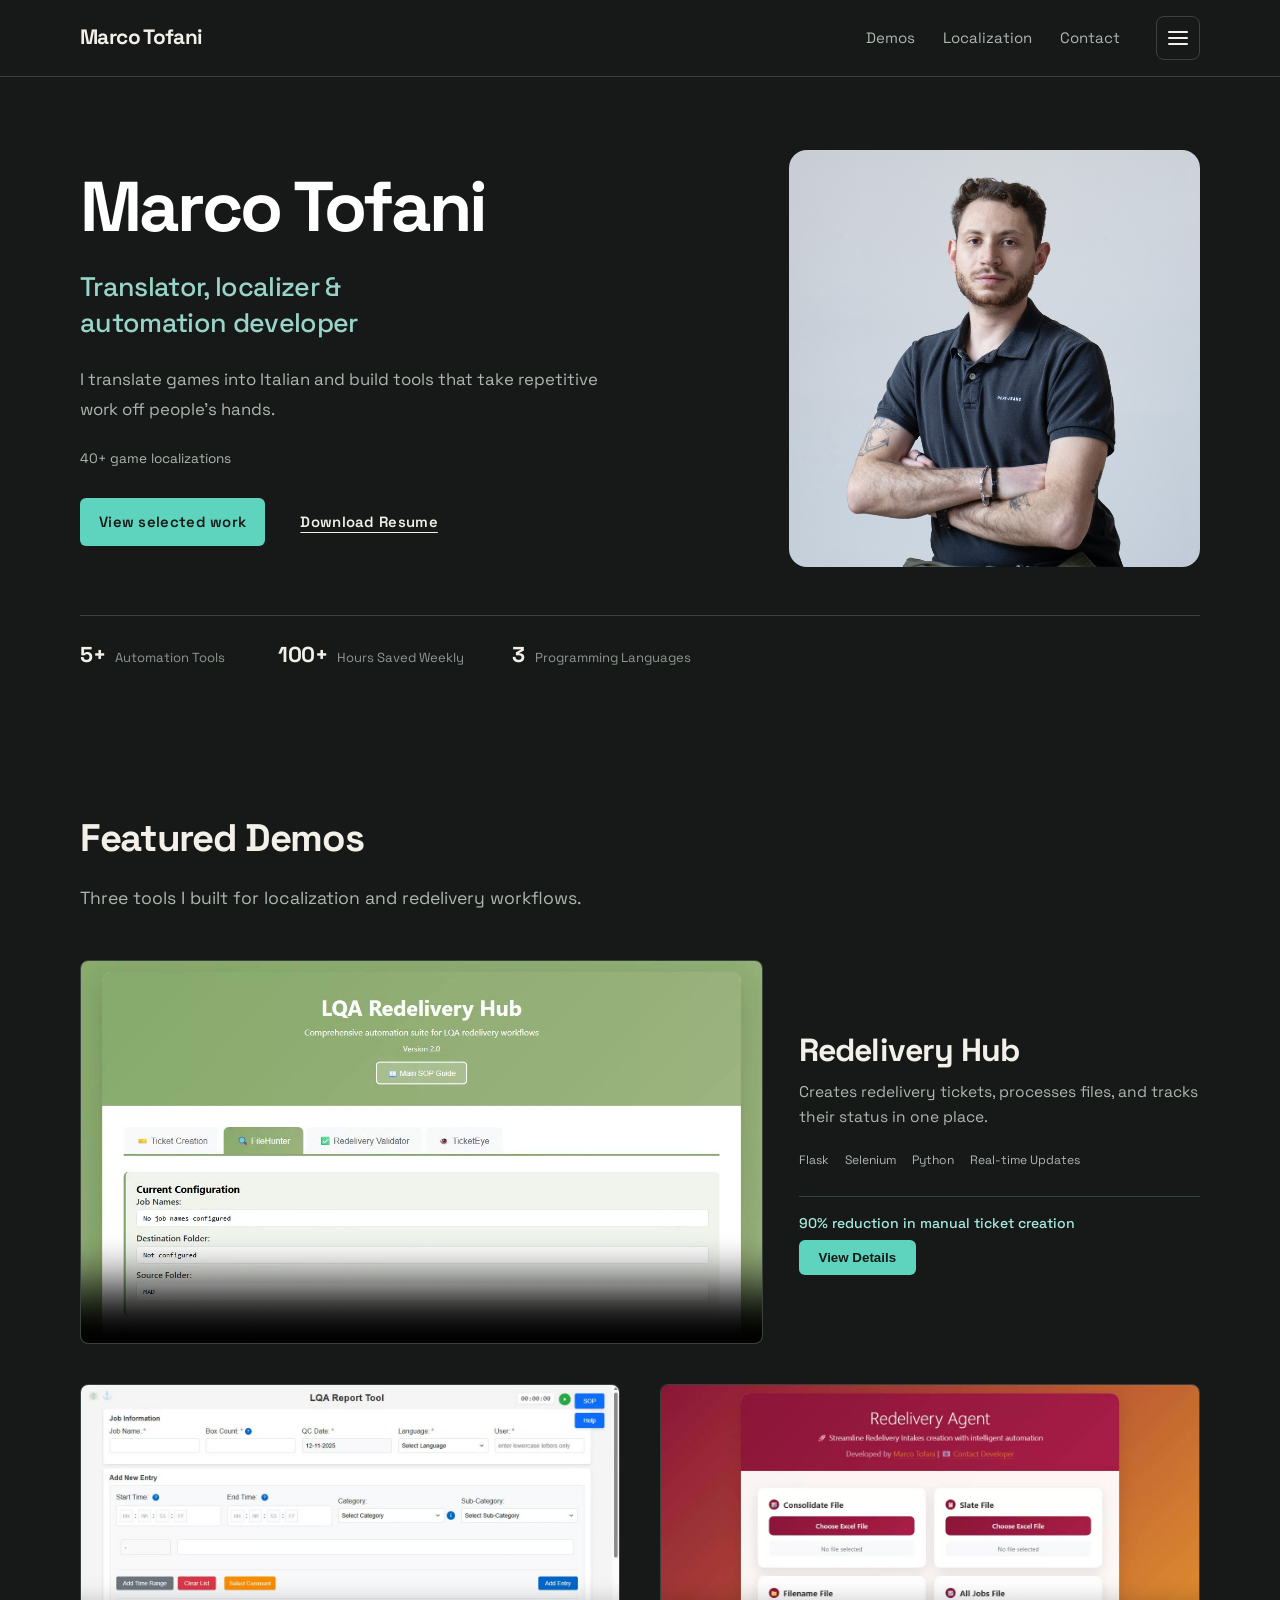
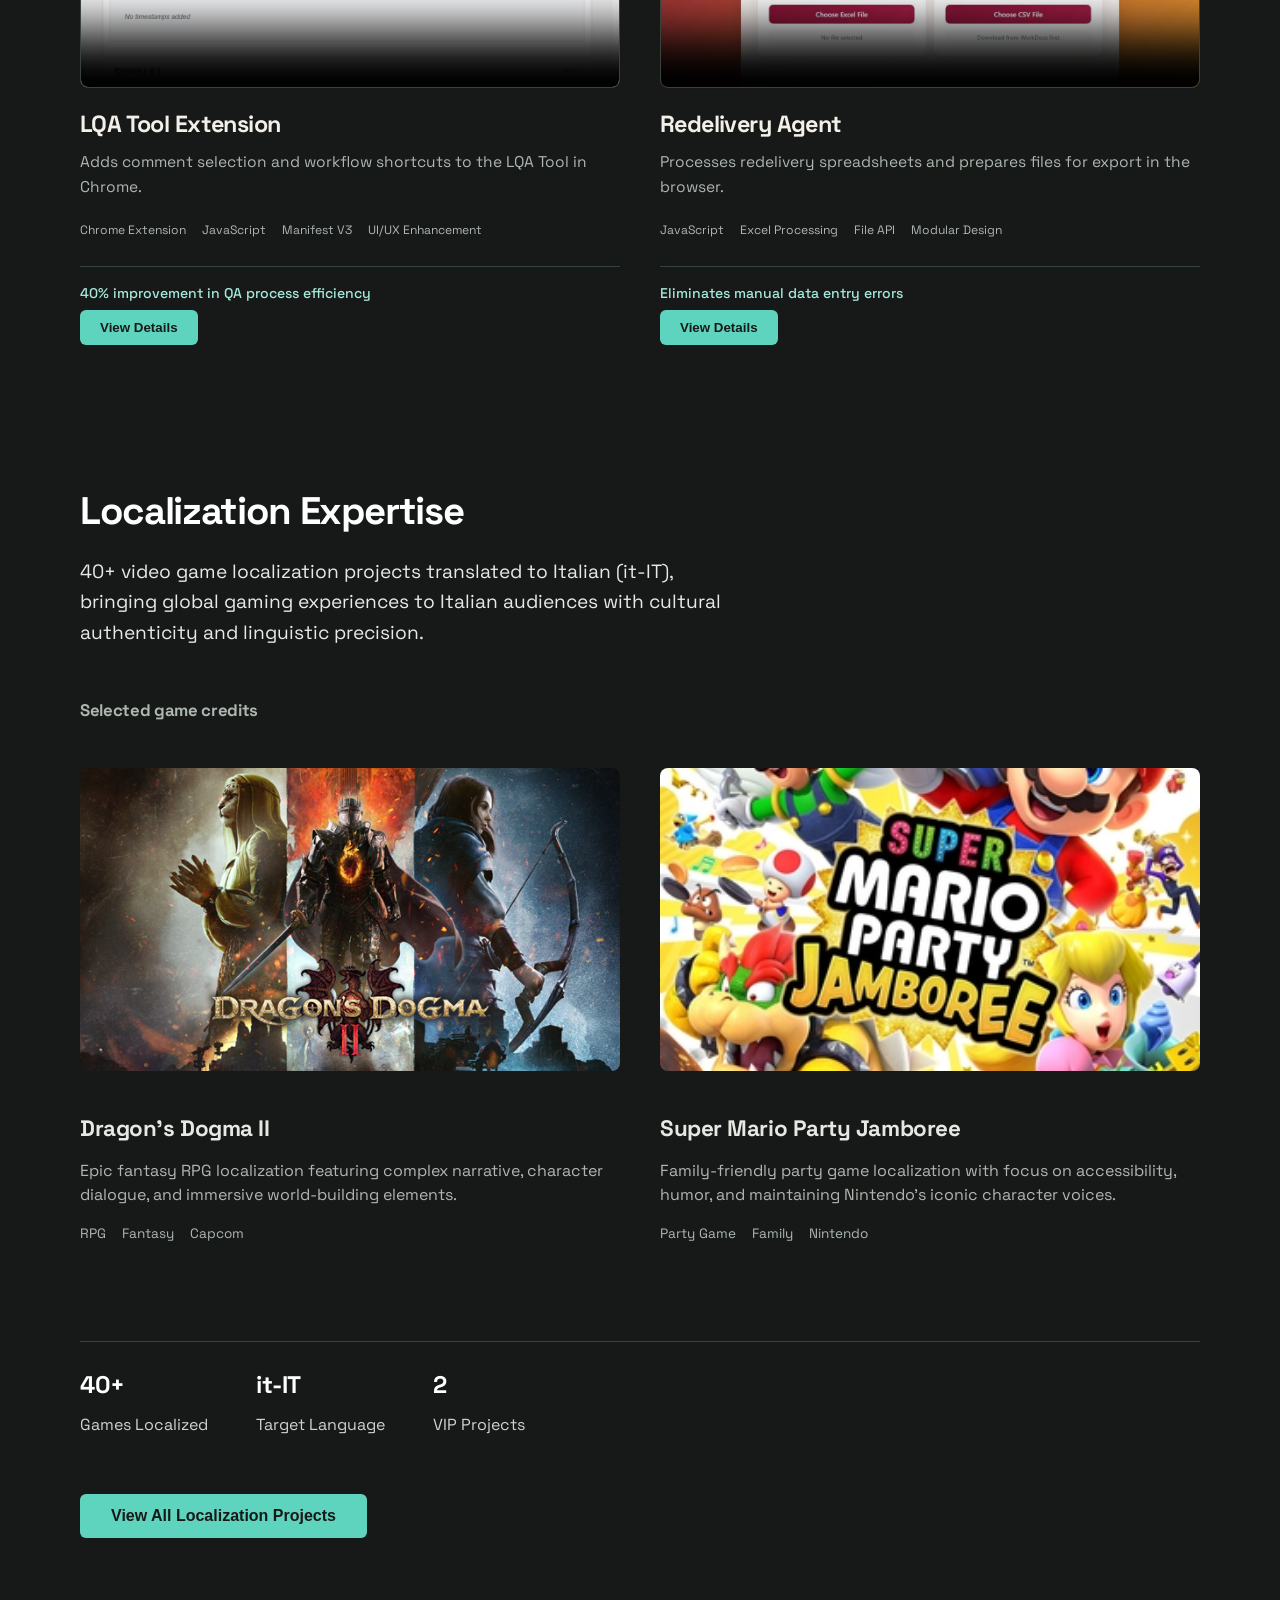
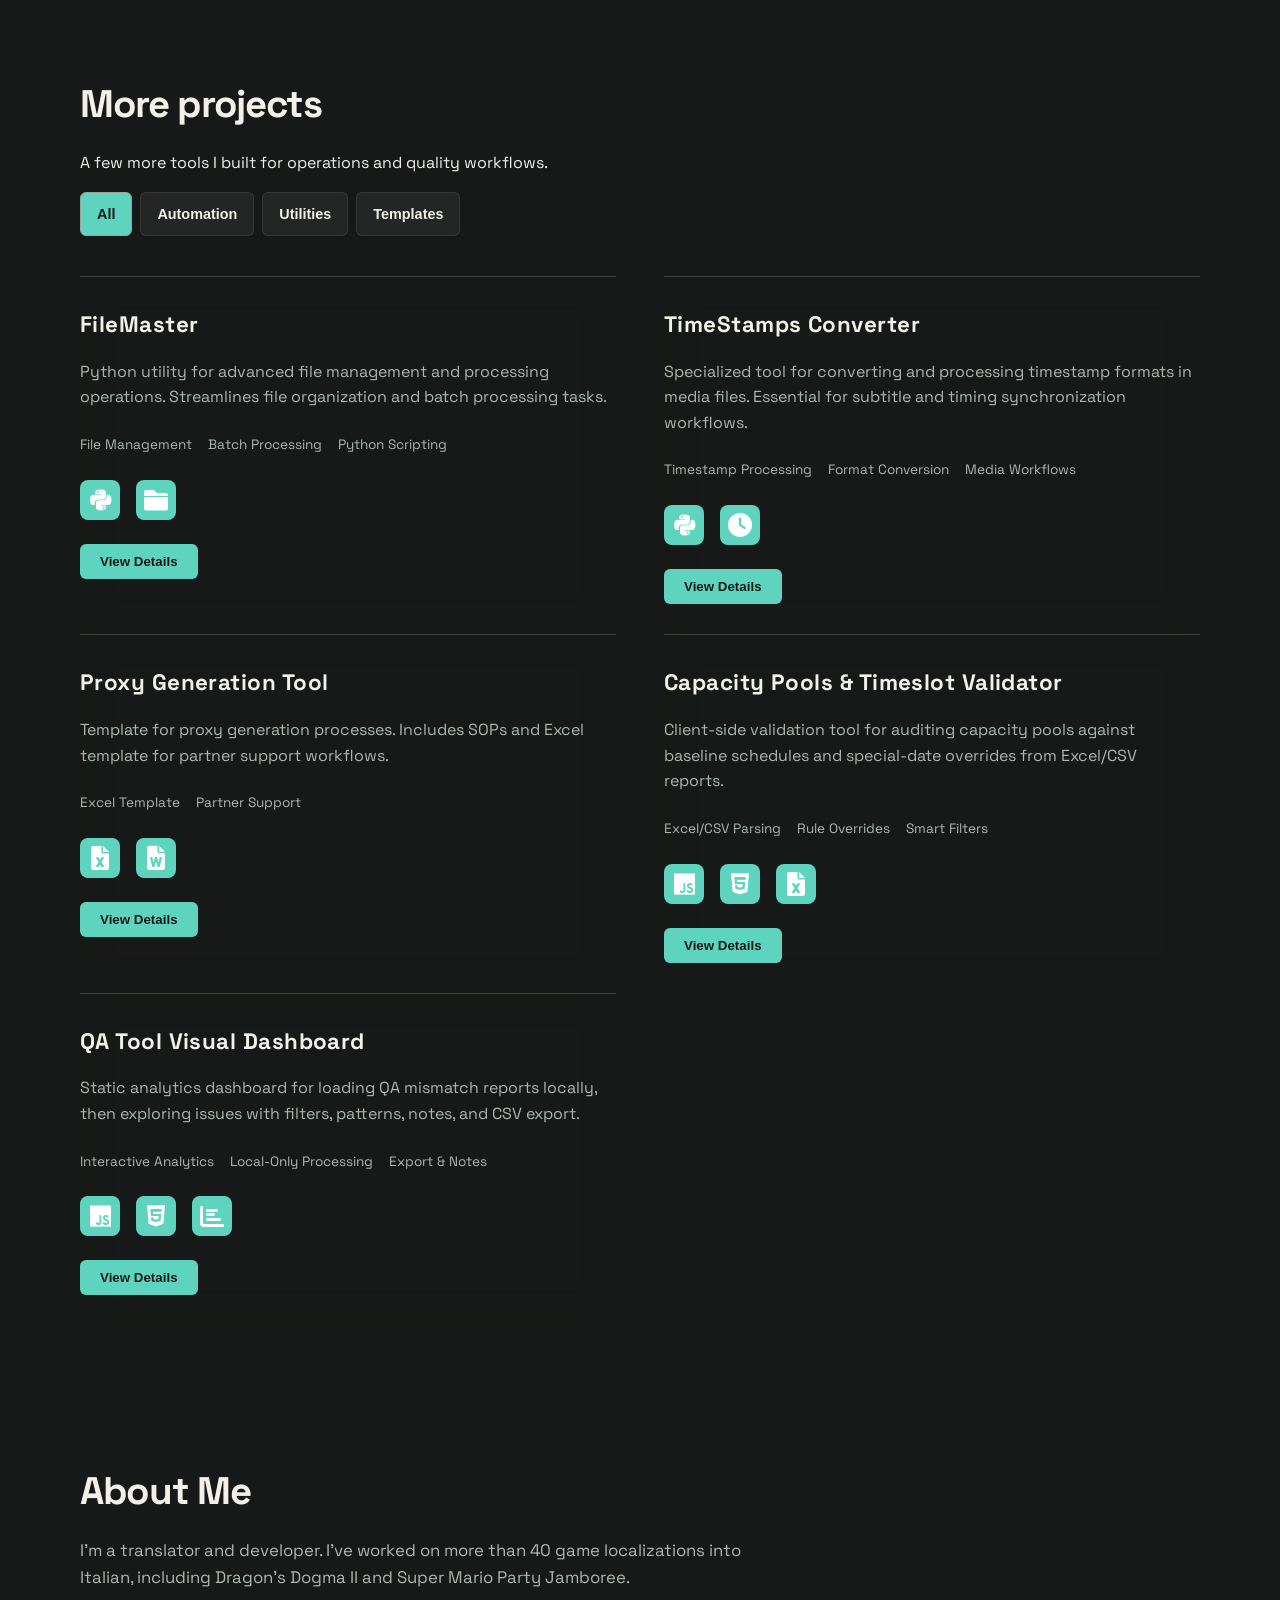
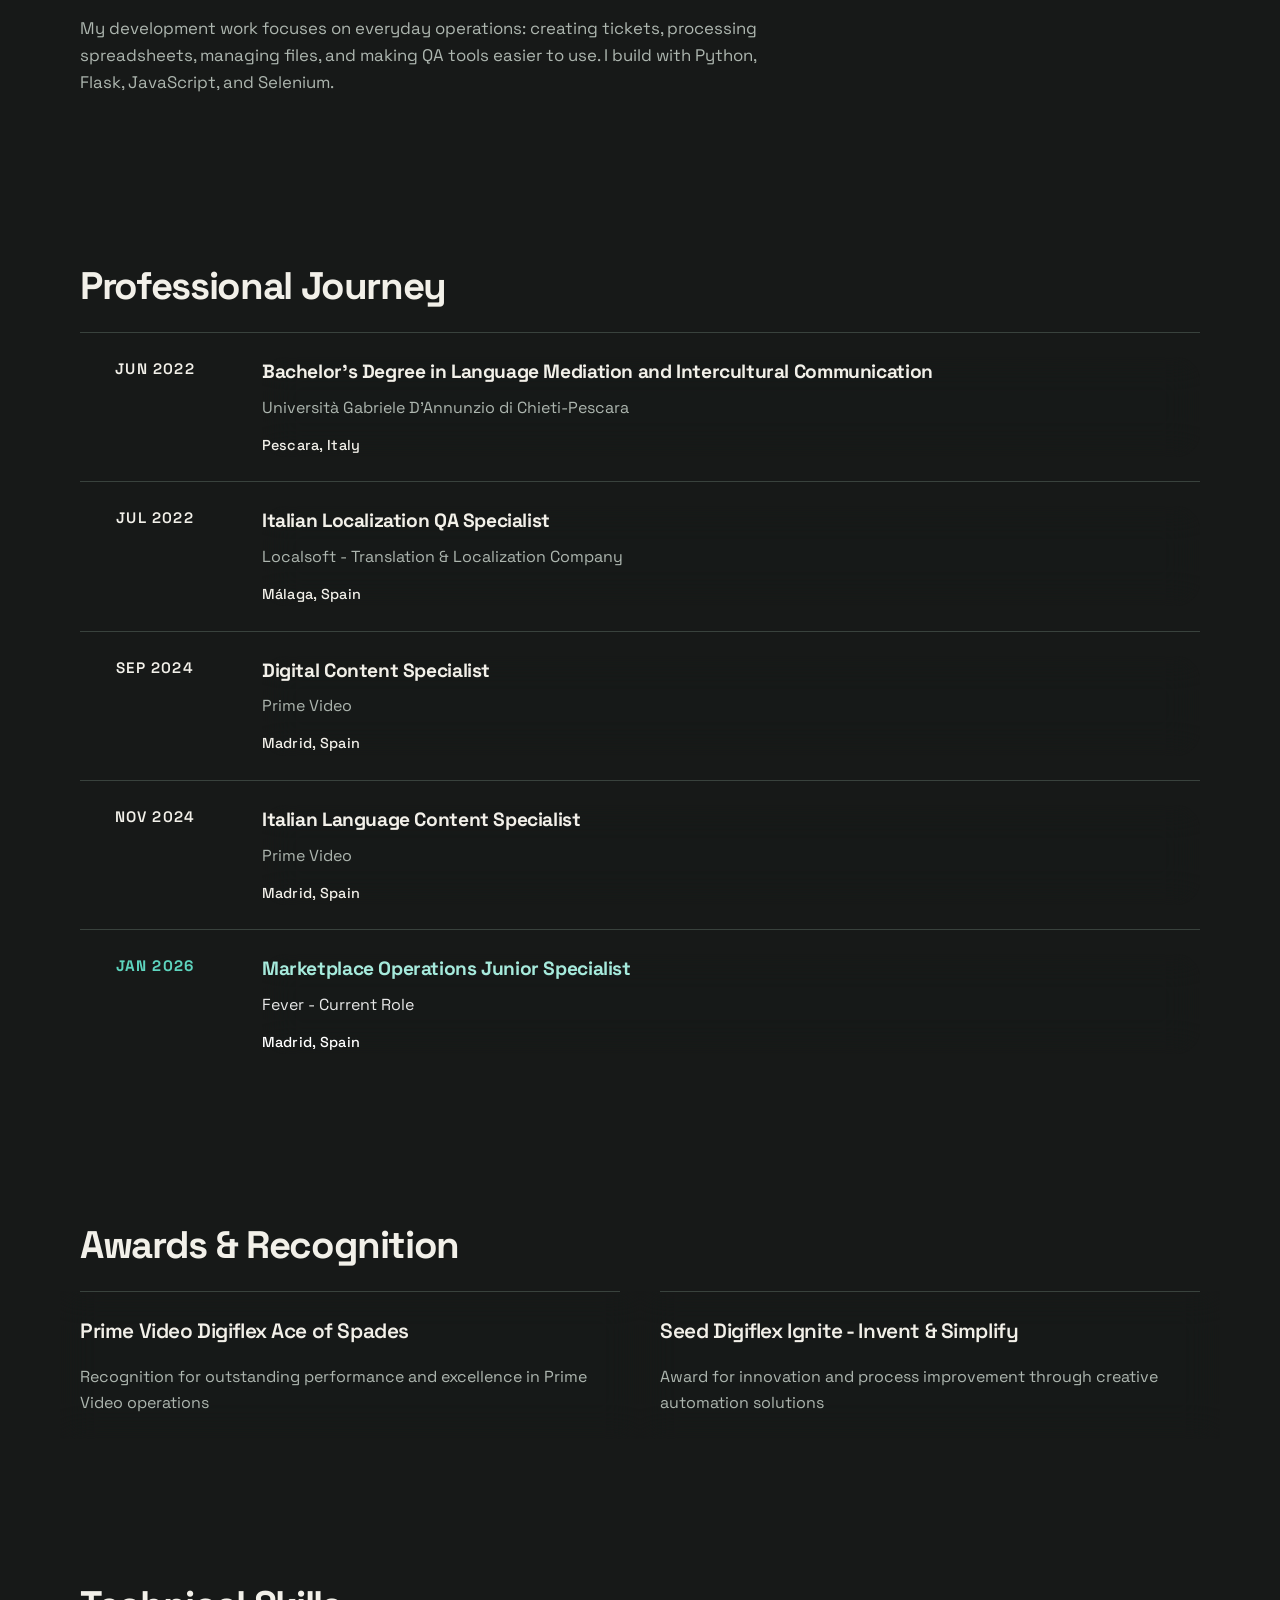
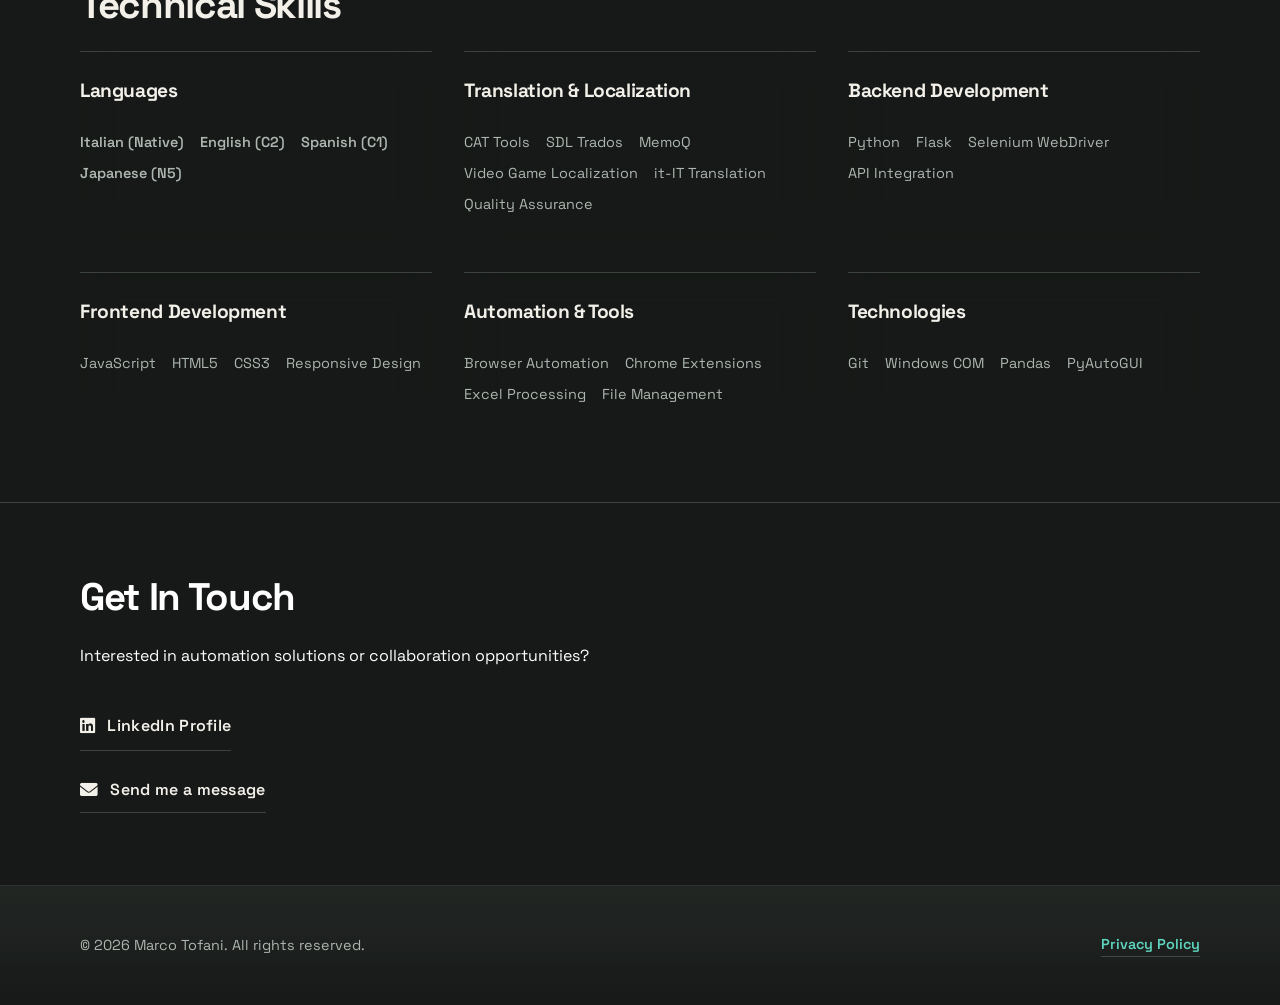
<file: index.html>
<!DOCTYPE html>
<html lang="en">

<head>
    <meta charset="UTF-8">
    <meta name="viewport" content="width=device-width, initial-scale=1.0">
    <meta name="description"
        content="Marco Tofani - Polyglot translator with 40+ video game localizations and automation expertise. Building intelligent automation solutions that bridge language and technology.">
    <meta name="keywords"
        content="translator, localization, automation, developer, python, flask, game localization, italian, localization workflows">
    <meta name="author" content="Marco Tofani">
    <meta name="robots" content="index, follow, max-image-preview:large, max-snippet:-1, max-video-preview:-1">
    <title>Marco Tofani - Portfolio | Polyglot Translator & Developer</title>
    <link rel="canonical" href="https://marcotof.github.io/">
    <link rel="alternate" hreflang="en" href="https://marcotof.github.io/">
    <link rel="alternate" hreflang="it" href="https://marcotof.github.io/it/">
    <link rel="alternate" hreflang="es" href="https://marcotof.github.io/es/">
    <link rel="alternate" hreflang="x-default" href="https://marcotof.github.io/">
    <link rel="icon" href="/favicon/favicon.ico?v=20261012" sizes="any">
    <link rel="shortcut icon" href="/favicon/favicon.ico?v=20261012">
    <link rel="icon" type="image/svg+xml" href="/favicon/favicon.svg?v=20261012">
    <link rel="icon" type="image/png" sizes="96x96" href="/favicon/favicon-96x96.png?v=20261012">
    <link rel="preconnect" href="https://fonts.googleapis.com" crossorigin>
    <link rel="preconnect" href="https://fonts.gstatic.com" crossorigin>

    <!-- Open Graph Meta Tags for Social Media -->
    <meta property="og:title" content="Marco Tofani - Polyglot Translator & Developer">
    <meta property="og:description"
        content="Polyglot translator with 40+ game localizations and automation solutions. Specialized in process automation, localization workflows, and full-stack development.">
    <meta property="og:image" content="https://marcotof.github.io/favicon/og-image.png">
    <meta property="og:url" content="https://marcotof.github.io/">
    <meta property="og:type" content="profile">
    <meta property="og:site_name" content="Marco Tofani Portfolio">
    <meta property="og:locale" content="en_US">
    <meta property="og:locale:alternate" content="it_IT">
    <meta property="og:locale:alternate" content="es_ES">

    <!-- Twitter Card Meta Tags -->
    <meta name="twitter:card" content="summary_large_image">
    <meta name="twitter:title" content="Marco Tofani - Polyglot Translator & Developer">
    <meta name="twitter:description"
        content="Polyglot translator with 40+ game localizations and automation solutions.">
    <meta name="twitter:image" content="https://marcotof.github.io/favicon/og-image.png">

    <!-- Structured Data (Schema.org JSON-LD) -->
    <script type="application/ld+json">
    {
      "@context": "https://schema.org",
      "@type": "Person",
      "name": "Marco Tofani",
      "url": "https://marcotof.github.io",
    "image": "https://marcotof.github.io/profile-picture.jpg",
      "description": "Polyglot Translator & Developer specializing in automation and game localization",
      "email": "tofanimarco16@gmail.com",
      "jobTitle": "Italian Language Content Specialist",
      "workLocation": {
        "@type": "Place",
        "name": "Madrid, Spain"
      },
      "knowsLanguage": [
        {
          "@type": "Language",
          "name": "Italian",
          "alternateName": "it-IT"
        },
        {
          "@type": "Language",
          "name": "English",
          "alternateName": "en-US"
        },
        {
          "@type": "Language",
          "name": "Spanish",
          "alternateName": "es-ES"
        }
      ],
      "sameAs": [
        "https://www.linkedin.com/in/marco-tofani/",
        "https://github.com/marcotof"
      ],
      "knowsAbout": [
        "Game Localization",
        "Translation",
        "Python Automation",
        "Web Development",
        "Selenium",
        "Flask",
        "JavaScript",
        "Process Automation"
      ]
    }
    </script>
    <script type="application/ld+json">
        {
            "@context": "https://schema.org",
            "@type": "WebSite",
            "url": "https://marcotof.github.io/",
            "name": "Marco Tofani Portfolio",
            "potentialAction": {
                "@type": "SearchAction",
                "target": "https://marcotof.github.io/?q={search_term_string}",
                "query-input": "required name=search_term_string"
            }
        }
        </script>

    <link rel="stylesheet" href="styles.css">
    <link rel="stylesheet" href="refinement.css">
    <link rel="sitemap" type="application/xml" href="/sitemap.xml">
    <link
        href="https://fonts.googleapis.com/css2?family=IBM+Plex+Mono:wght@400;500;600&family=Space+Grotesk:wght@400;500;600;700&display=swap"
        rel="stylesheet">
    <link rel="stylesheet" href="https://cdnjs.cloudflare.com/ajax/libs/font-awesome/6.0.0/css/all.min.css">
    <script src="locales.js"></script>
</head>

<body class="dark-mode">
    <a class="skip-link" href="#home">Skip to content</a>
    <nav class="navbar">
        <div class="nav-container">
            <a class="nav-logo" href="#home" data-i18n="nav.logo">Marco Tofani</a>
            <ul class="nav-menu" id="site-menu" inert>
                <li><a href="#home" data-i18n="nav.home">Home</a></li>
                <li class="nav-secondary-link"><a href="#demos" data-i18n="nav.demos">Demos</a></li>
                <li class="nav-secondary-link"><a href="#localization" data-i18n="nav.localization">Localization</a></li>
                <li><a href="#projects" data-i18n="nav.projects">Projects</a></li>
                <li><a href="#about" data-i18n="nav.about">About</a></li>
                <li><a href="#timeline" data-i18n="nav.timeline">Timeline</a></li>
                <li><a href="#awards" data-i18n="nav.awards">Awards</a></li>
                <li><a href="#skills" data-i18n="nav.skills">Skills</a></li>
                <li class="nav-secondary-link"><a href="#contact" data-i18n="nav.contact">Contact</a></li>
                <li class="nav-language">
                    <div class="language-selector">
                        <label for="lang-select" class="sr-only" data-i18n="contact.selectLanguage">Select
                            Language:</label>
                        <span class="language-title" data-i18n="contact.selectLanguage">Select Language:</span>
                        <div class="lang-pills" role="group" aria-label="Language">
                            <button type="button" class="lang-pill" data-lang="en" aria-label="English">English</button>
                            <button type="button" class="lang-pill" data-lang="it"
                                aria-label="Italiano">Italiano</button>
                            <button type="button" class="lang-pill" data-lang="es" aria-label="Español">Español</button>
                        </div>
                    </div>
                </li>
            </ul>
            <div class="quick-nav"><a href="#demos" data-i18n="nav.demos">Demos</a><a href="#localization" data-i18n="nav.localization">Localization</a><a href="#contact" data-i18n="nav.contact">Contact</a></div>
            <div class="nav-actions">
                <button class="hamburger" aria-label="Menu" aria-controls="site-menu" aria-expanded="false">
                    <span></span>
                    <span></span>
                    <span></span>
                </button>
            </div>
        </div>
    </nav>

<main id="main-content">
    <section id="home" class="hero">
        <div class="hero-content">
            <h1>Marco Tofani</h1>
            <h2 data-i18n="hero.subtitle">Translator, localizer & automation developer</h2>
            <p data-i18n="hero.lead">I translate games into Italian and build tools that take repetitive work off people’s hands.</p>
            <div class="hero-meta" aria-label="Key strengths">
                <span class="hero-badge" data-i18n="hero.badge1">40+ game localizations</span>
                <span class="hero-badge" data-i18n="hero.badge2">Python • Flask • Selenium</span>
                <span class="hero-badge" data-i18n="hero.badge3">it-IT / en-US / es-ES</span>
            </div>
            <div class="hero-buttons">
                <a href="#demos" class="btn-primary" data-i18n="hero.selectedWork">View selected work</a>
                <a href="Marco Tofani_Resume.pdf" class="btn-secondary" download target="_blank" rel="noopener noreferrer" data-i18n="btn.downloadResume">Download
                    Resume</a>
            </div>
        </div>
        <figure class="hero-portrait"><img src="profile-picture.jpg" alt="Marco Tofani" width="3168" height="3211" fetchpriority="high"></figure>
        <div class="hero-stats">
            <div class="stat">
                <h3>5+</h3>
                <p data-i18n="stats.tools">Automation Tools</p>
            </div>
            <div class="stat">
                <h3>100+</h3>
                <p data-i18n="stats.hours">Hours Saved Weekly</p>
            </div>
            <div class="stat">
                <h3>3</h3>
                <p data-i18n="stats.languages">Programming Languages</p>
            </div>
        </div>
    </section>

    <section id="demos" class="demos">
        <div class="container">
            <h2 data-i18n="demos.title">Featured Demos</h2>
            <p class="demos-intro" data-i18n="demos.intro">Three tools I built for localization and redelivery workflows.</p>
            <div class="demos-grid">
                <div class="demo-card">
                    <div class="demo-video">
                        <video controls playsinline preload="none" poster="poster-redelivery-hub.jpg" aria-label="redelivery hub demo">
                            <source src="demo-redelivery-hub.mp4" type="video/mp4">
                            Your browser does not support the video tag.
                        </video>
                    </div>
                    <div class="demo-info">
                        <h3 data-i18n="demos.redelivery-hub.title">Redelivery Hub</h3>
                        <p data-i18n="demos.redelivery-hub.desc">Creates redelivery tickets, processes files, and tracks their status in one place.</p>
                        <div class="demo-tech">
                            <span>Flask</span>
                            <span>Selenium</span>
                            <span>Python</span>
                            <span>Real-time Updates</span>
                        </div>
                        <div class="demo-impact">
                            <p data-i18n="demos.redelivery-hub.impact">90% reduction in manual ticket creation</p>
                        </div>
                        <div class="project-links">
                            <button type="button" class="btn-demo" onclick="showProjectDetails('redelivery-hub')"
                                data-i18n="projects.viewDetails">View Details</button>
                        </div>
                    </div>
                </div>

                <div class="demo-card">
                    <div class="demo-video">
                        <video controls playsinline preload="none" poster="poster-lqa-extension.jpg" aria-label="lqa extension demo">
                            <source src="demo-lqa-extension.mp4" type="video/mp4">
                            Your browser does not support the video tag.
                        </video>
                    </div>
                    <div class="demo-info">
                        <h3 data-i18n="demos.lqa-extension.title">LQA Tool Extension</h3>
                        <p data-i18n="demos.lqa-extension.desc">Adds comment selection and workflow shortcuts to the LQA Tool in Chrome.</p>
                        <div class="demo-tech">
                            <span>Chrome Extension</span>
                            <span>JavaScript</span>
                            <span>Manifest V3</span>
                            <span>UI/UX Enhancement</span>
                        </div>
                        <div class="demo-impact">
                            <p data-i18n="demos.lqa-extension.impact">40% improvement in QA process efficiency</p>
                        </div>
                        <div class="project-links">
                            <button type="button" class="btn-demo" onclick="showProjectDetails('lqa-extension')"
                                data-i18n="projects.viewDetails">View Details</button>
                        </div>
                    </div>
                </div>

                <div class="demo-card">
                    <div class="demo-video">
                        <video controls playsinline preload="none" poster="poster-redelivery-agent.jpg" aria-label="redelivery agent demo">
                            <source src="demo-redelivery-agent.mp4" type="video/mp4">
                            Your browser does not support the video tag.
                        </video>
                    </div>
                    <div class="demo-info">
                        <h3 data-i18n="demos.redelivery-agent.title">Redelivery Agent</h3>
                        <p data-i18n="demos.redelivery-agent.desc">Processes redelivery spreadsheets and prepares files for export in the browser.</p>
                        <div class="demo-tech">
                            <span>JavaScript</span>
                            <span>Excel Processing</span>
                            <span>File API</span>
                            <span>Modular Design</span>
                        </div>
                        <div class="demo-impact">
                            <p data-i18n="demos.redelivery-agent.impact">Eliminates manual data entry errors</p>
                        </div>
                        <div class="project-links">
                            <button type="button" class="btn-demo" onclick="showProjectDetails('redelivery-agent')"
                                data-i18n="projects.viewDetails">View Details</button>
                        </div>
                    </div>
                </div>
            </div>
        </div>
    </section>

    <section id="localization" class="localization">
        <div class="container">
            <h2 data-i18n="localization.title">Localization Expertise</h2>
            <div class="localization-intro">
                <p data-i18n="localization.intro">40+ video game localization projects translated to Italian (it-IT),
                    bringing global gaming experiences to Italian audiences with cultural authenticity and linguistic
                    precision.</p>
            </div>
            <div class="vip-projects">
                <h3 data-i18n="localization.vipProjectsTitle">Selected game credits</h3>
                <div class="games-showcase">
                    <div class="game-card">
                        <div class="game-image">
                            <img src="dragons-dogma-2.jpg" alt="Dragon's Dogma II" loading="lazy" decoding="async"
                                onerror="this.style.display='none'; this.nextElementSibling.style.display='block';">
                            <div class="image-placeholder" style="display:none;">
                                <i class="fas fa-dragon"></i>
                                <p data-i18n="localization.dragonsdogma">Dragon's Dogma II</p>
                            </div>
                        </div>
                        <div class="game-info">
                            <h4 data-i18n="localization.dragonsdogma">Dragon's Dogma II</h4>
                            <p data-i18n="localization.dragonsDesc">Epic fantasy RPG localization featuring complex
                                narrative, character dialogue, and immersive world-building elements.</p>
                            <div class="game-tags">
                                <span>RPG</span>
                                <span>Fantasy</span>
                                <span>Capcom</span>
                            </div>
                        </div>
                    </div>
                    <div class="game-card">
                        <div class="game-image">
                            <img src="super-mario-party-jamboree.jpg" alt="Super Mario Party Jamboree" loading="lazy"
                                decoding="async"
                                onerror="this.style.display='none'; this.nextElementSibling.style.display='block';">
                            <div class="image-placeholder" style="display:none;">
                                <i class="fas fa-gamepad"></i>
                                <p data-i18n="localization.mario">Super Mario Party Jamboree</p>
                            </div>
                        </div>
                        <div class="game-info">
                            <h4 data-i18n="localization.mario">Super Mario Party Jamboree</h4>
                            <p data-i18n="localization.marioDesc">Family-friendly party game localization with focus on
                                accessibility, humor, and maintaining Nintendo's iconic character voices.</p>
                            <div class="game-tags">
                                <span>Party Game</span>
                                <span>Family</span>
                                <span>Nintendo</span>
                            </div>
                        </div>
                    </div>
                </div>
            </div>
            <div class="localization-stats">
                <div class="stat">
                    <h3>40+</h3>
                    <p data-i18n="localization.statsGames">Games Localized</p>
                </div>
                <div class="stat">
                    <h3>it-IT</h3>
                    <p data-i18n="localization.statsLang">Target Language</p>
                </div>
                <div class="stat">
                    <h3>2</h3>
                    <p data-i18n="localization.statsVip">VIP Projects</p>
                </div>
            </div>
            <div class="localization-cta">
                <button class="btn-localization" onclick="showLocalizationProjects()"
                    data-i18n="localization.viewAll">View All Localization Projects</button>
            </div>
        </div>
    </section>

    <section id="projects" class="projects">
        <div class="container">
            <h2 data-i18n="projects.title">More Projects</h2>
            <p class="projects-intro" data-i18n="projects.intro">A few more tools I built for operations and quality workflows.</p>
            <div class="project-filters" role="group" aria-label="Project filters">
                <button class="filter-chip active" type="button" data-filter="all"
                    data-i18n="projects.filterAll">All</button>
                <button class="filter-chip" type="button" data-filter="automation"
                    data-i18n="projects.filterAutomation">Automation</button>
                <button class="filter-chip" type="button" data-filter="utilities"
                    data-i18n="projects.filterUtils">Utilities</button>
                <button class="filter-chip" type="button" data-filter="templates"
                    data-i18n="projects.filterTemplates">Templates</button>
            </div>
            <div class="projects-grid">

                <div class="project-card" data-category="utilities">
                    <div class="project-header">
                        <h3 data-i18n="projects.filemaster.cardTitle">FileMaster</h3>
                    </div>
                    <p data-i18n="projects.filemaster.cardDesc">Python utility for advanced file management and
                        processing operations. Streamlines file organization and batch processing tasks.</p>
                    <div class="project-features">
                        <span>File Management</span>
                        <span>Batch Processing</span>
                        <span>Python Scripting</span>
                    </div>
                    <div class="project-tech">
                        <i class="fab fa-python"></i>
                        <i class="fas fa-folder"></i>
                    </div>
                    <div class="project-links">
                        <button class="btn-demo" onclick="showProjectDetails('filemaster')"
                            data-i18n="projects.viewDetails">View Details</button>
                    </div>
                </div>

                <div class="project-card" data-category="utilities">
                    <div class="project-header">
                        <h3 data-i18n="projects.timestamps-converter.cardTitle">TimeStamps Converter</h3>
                    </div>
                    <p data-i18n="projects.timestamps-converter.cardDesc">Specialized tool for converting and processing
                        timestamp formats in media files. Essential for subtitle and timing synchronization workflows.
                    </p>
                    <div class="project-features">
                        <span>Timestamp Processing</span>
                        <span>Format Conversion</span>
                        <span>Media Workflows</span>
                    </div>
                    <div class="project-tech">
                        <i class="fab fa-python"></i>
                        <i class="fas fa-clock"></i>
                    </div>
                    <div class="project-links">
                        <button class="btn-demo" onclick="showProjectDetails('timestamps-converter')"
                            data-i18n="projects.viewDetails">View Details</button>
                    </div>
                </div>

                <div class="project-card" data-category="templates">
                    <div class="project-header">
                        <h3 data-i18n="projects.proxy-generation.cardTitle">Proxy Generation Tool</h3>
                    </div>
                    <p data-i18n="projects.proxy-generation.cardDesc">Template for proxy generation processes. Includes
                        SOPs and Excel template for partner support workflows.</p>
                    <div class="project-features">
                        <span>Excel Template</span>
                        <span>Partner Support</span>
                    </div>
                    <div class="project-tech">
                        <i class="fas fa-file-excel"></i>
                        <i class="fas fa-file-word"></i>
                    </div>
                    <div class="project-links">
                        <button class="btn-demo" onclick="showProjectDetails('proxy-generation')"
                            data-i18n="projects.viewDetails">View Details</button>
                    </div>
                </div>

                <div class="project-card" data-category="automation">
                    <div class="project-header">
                        <h3 data-i18n="projects.capacity-timeslot-validator.cardTitle">Capacity Pools &amp; Timeslot Validator</h3>
                    </div>
                    <p data-i18n="projects.capacity-timeslot-validator.cardDesc">Client-side validation tool for auditing capacity pools against baseline schedules and special-date overrides from Excel/CSV reports.</p>
                    <div class="project-features">
                        <span>Excel/CSV Parsing</span>
                        <span>Rule Overrides</span>
                        <span>Smart Filters</span>
                    </div>
                    <div class="project-tech">
                        <i class="fab fa-js"></i>
                        <i class="fab fa-html5"></i>
                        <i class="fas fa-file-excel"></i>
                    </div>
                    <div class="project-links">
                        <button class="btn-demo" onclick="showProjectDetails('capacity-timeslot-validator')"
                            data-i18n="projects.viewDetails">View Details</button>
                    </div>
                </div>

                <div class="project-card" data-category="automation">
                    <div class="project-header">
                        <h3 data-i18n="projects.qa-visual-dashboard.cardTitle">QA Tool Visual Dashboard</h3>
                    </div>
                    <p data-i18n="projects.qa-visual-dashboard.cardDesc">Static analytics dashboard for loading QA mismatch reports locally, then exploring issues with filters, patterns, notes, and CSV export.</p>
                    <div class="project-features">
                        <span>Interactive Analytics</span>
                        <span>Local-Only Processing</span>
                        <span>Export &amp; Notes</span>
                    </div>
                    <div class="project-tech">
                        <i class="fab fa-js"></i>
                        <i class="fab fa-html5"></i>
                        <i class="fas fa-chart-bar"></i>
                    </div>
                    <div class="project-links">
                        <button class="btn-demo" onclick="showProjectDetails('qa-visual-dashboard')"
                            data-i18n="projects.viewDetails">View Details</button>
                    </div>
                </div>

            </div>
        </div>
    </section>

    <section id="about" class="about">
        <div class="container">
            <h2 data-i18n="about.title">About Me</h2>
            <div class="about-content">
                <div class="about-text">
                    <p data-i18n="about.paragraph1">I’m a translator and developer. I’ve worked on more than 40 game localizations into Italian, including Dragon’s Dogma II and Super Mario Party Jamboree.</p>
                    <p data-i18n="about.paragraph2">My development work focuses on everyday operations: creating tickets, processing spreadsheets, managing files, and making QA tools easier to use. I build with Python, Flask, JavaScript, and Selenium.</p>
                </div>
            </div>
        </div>
    </section>

    <section id="timeline" class="timeline">
        <div class="container">
            <h2 data-i18n="timeline.title">Professional Journey</h2>
            <div class="timeline-container">
                <div class="timeline-item">
                    <div class="timeline-date" data-i18n="timeline.date1">Jun 2022</div>
                    <div class="timeline-content">
                        <h3 data-i18n="timeline.degree">Bachelor's Degree in Language Mediation and Intercultural
                            Communication</h3>
                        <p data-i18n="timeline.degreeSchool">Università Gabriele D'Annunzio di Chieti-Pescara</p>
                        <span class="timeline-location" data-i18n="timeline.location.pescara">Pescara, Italy</span>
                    </div>
                </div>
                <div class="timeline-item">
                    <div class="timeline-date" data-i18n="timeline.date2">Jul 2022</div>
                    <div class="timeline-content">
                        <h3 data-i18n="timeline.qa">Italian Localization QA Specialist</h3>
                        <p data-i18n="timeline.qaCompany">Localsoft - Translation & Localization Company</p>
                        <span class="timeline-location" data-i18n="timeline.location.malaga">Málaga, Spain</span>
                    </div>
                </div>
                <div class="timeline-item">
                    <div class="timeline-date" data-i18n="timeline.date3">Sep 2024</div>
                    <div class="timeline-content">
                        <h3 data-i18n="timeline.specialist">Digital Content Specialist</h3>
                        <p data-i18n="timeline.specialistCompany">Prime Video</p>
                        <span class="timeline-location" data-i18n="timeline.location.madrid">Madrid, Spain</span>
                    </div>
                </div>
                <div class="timeline-item">
                    <div class="timeline-date" data-i18n="timeline.date4">Nov 2024</div>
                    <div class="timeline-content">
                        <h3 data-i18n="timeline.specialistRole">Italian Language Content Specialist</h3>
                        <p data-i18n="timeline.specialistCompany">Prime Video</p>
                        <span class="timeline-location" data-i18n="timeline.location.madrid">Madrid, Spain</span>
                    </div>
                </div>
                <div class="timeline-item current">
                    <div class="timeline-date" data-i18n="timeline.date5">Jan 2026</div>
                    <div class="timeline-content">
                        <h3 data-i18n="timeline.feverup">Marketplace Operations Junior Specialist</h3>
                        <p data-i18n="timeline.feverupCurrent">Fever - Current Role</p>
                        <span class="timeline-location" data-i18n="timeline.location.madrid">Madrid, Spain</span>
                    </div>
                </div>
            </div>
        </div>
    </section>

    <section id="awards" class="awards">
        <div class="container">
            <h2 data-i18n="awards.title">Awards & Recognition</h2>
            <div class="awards-grid">
                <div class="award-card">
                    <div class="award-icon">
                        <i class="fas fa-trophy"></i>
                    </div>
                    <h3 data-i18n="awards.award1Title">Prime Video Digiflex Ace of Spades</h3>
                    <p data-i18n="awards.award1Desc">Recognition for outstanding performance and excellence in Prime
                        Video operations</p>
                </div>
                <div class="award-card">
                    <div class="award-icon">
                        <i class="fas fa-lightbulb"></i>
                    </div>
                    <h3 data-i18n="awards.award2Title">Seed Digiflex Ignite - Invent & Simplify</h3>
                    <p data-i18n="awards.award2Desc">Award for innovation and process improvement through creative
                        automation solutions</p>
                </div>
            </div>
        </div>
    </section>

    <section id="skills" class="skills">
        <div class="container">
            <h2 data-i18n="skills.title">Technical Skills</h2>
            <div class="skills-grid">
                <div class="skill-category">
                    <h3 data-i18n="skills.languages">Languages</h3>
                    <div class="skill-items languages">
                        <span class="native" data-i18n="skills.italian">Italian (Native)</span>
                        <span class="c2" data-i18n="skills.english">English (C2)</span>
                        <span class="c1" data-i18n="skills.spanish">Spanish (C1)</span>
                        <span class="n5" data-i18n="skills.japanese">Japanese (N5)</span>
                    </div>
                </div>
                <div class="skill-category">
                    <h3 data-i18n="skills.translationLocalization">Translation & Localization</h3>
                    <div class="skill-items">
                        <span>CAT Tools</span>
                        <span>SDL Trados</span>
                        <span>MemoQ</span>
                        <span>Video Game Localization</span>
                        <span>it-IT Translation</span>
                        <span>Quality Assurance</span>
                    </div>
                </div>
                <div class="skill-category">
                    <h3 data-i18n="skills.backendDev">Backend Development</h3>
                    <div class="skill-items">
                        <span>Python</span>
                        <span>Flask</span>
                        <span>Selenium WebDriver</span>
                        <span>API Integration</span>
                    </div>
                </div>
                <div class="skill-category">
                    <h3 data-i18n="skills.frontendDev">Frontend Development</h3>
                    <div class="skill-items">
                        <span>JavaScript</span>
                        <span>HTML5</span>
                        <span>CSS3</span>
                        <span>Responsive Design</span>
                    </div>
                </div>
                <div class="skill-category">
                    <h3 data-i18n="skills.automationTools">Automation & Tools</h3>
                    <div class="skill-items">
                        <span>Browser Automation</span>
                        <span>Chrome Extensions</span>
                        <span>Excel Processing</span>
                        <span>File Management</span>
                    </div>
                </div>
                <div class="skill-category">
                    <h3 data-i18n="skills.technologies">Technologies</h3>
                    <div class="skill-items">
                        <span>Git</span>
                        <span>Windows COM</span>
                        <span>Pandas</span>
                        <span>PyAutoGUI</span>
                    </div>
                </div>
            </div>
        </div>
    </section>

    <section id="contact" class="contact">
        <div class="container">
            <div class="contact-header">
                <div>
                    <h2 data-i18n="contact.title">Get In Touch</h2>
                    <p data-i18n="contact.lead">Interested in automation solutions or collaboration opportunities?</p>
                </div>
            </div>
            <div class="contact-content">
                <div class="contact-info">
                    <a href="https://www.linkedin.com/in/marco-tofani/" class="contact-link" target="_blank"
                        rel="noopener noreferrer">
                        <i class="fab fa-linkedin"></i>
                        <span data-i18n="contact.linkedin">LinkedIn Profile</span>
                    </a>
                    <button id="contact-form-btn" class="contact-link">
                        <i class="fas fa-envelope"></i>
                        <span data-i18n="contact.sendMessage">Send me a message</span>
                    </button>
                </div>
            </div>
        </div>
    </section>
</main>



















    <div id="project-modal" class="modal" role="dialog" aria-modal="true" tabindex="-1">
        <div class="modal-content">
            <button type="button" class="close" aria-label="Close">&times;</button>
            <div id="modal-body"></div>
        </div>
    </div>

    <div id="contact-modal" class="modal" role="dialog" aria-modal="true" tabindex="-1">
        <div class="modal-content contact-modal-content">
            <button type="button" class="close contact-modal-close" aria-label="Close">&times;</button>
            <h2 data-i18n="contact.formTitle">Get In Touch</h2>
            <p data-i18n="contact.formSubtitle">Send me a message and I'll get back to you as soon as possible.</p>
            <form id="contact-form" class="contact-form" novalidate>
                <div class="form-group">
                    <label for="name" data-i18n="contact.name">Name <span class="char-count"
                            data-i18n="contact.minChars3">(min 3 characters)</span></label>
                    <input type="text" id="name" name="name" required minlength="3">
                    <span class="error-message" id="nameError"></span>
                </div>
                <div class="form-group">
                    <label for="email" data-i18n="contact.emailField">Email</label>
                    <input type="email" id="email" name="email" required>
                    <span class="error-message" id="emailError"></span>
                </div>
                <div class="form-group">
                    <label for="message" data-i18n="contact.message">Message <span class="char-count"
                            data-i18n="contact.minChars10">(min 10 characters)</span></label>
                    <textarea id="message" name="message" rows="6" required minlength="10"></textarea>
                    <span class="error-message" id="messageError"></span>
                </div>
                <button type="submit" class="btn-submit" data-i18n="contact.send">Send Message</button>
            </form>
            <div id="form-status"></div>
        </div>
    </div>

    <div id="privacy-modal" class="modal" role="dialog" aria-modal="true" tabindex="-1">
        <div class="modal-content privacy-modal-content">
            <button type="button" class="close privacy-modal-close" aria-label="Close">&times;</button>
            <h2 data-i18n="privacy.title">Privacy Policy</h2>
            <div class="privacy-body">
                <p data-i18n="privacy.intro">This Privacy Policy explains how I handle your personal information when
                    you use the contact form on this website.</p>

                <h3 data-i18n="privacy.collection.title">Data Collection</h3>
                <p data-i18n="privacy.collection.text">When you submit the contact form, I collect your name and email
                    address. This data is used solely to respond to your inquiry.</p>

                <h3 data-i18n="privacy.thirdParty.title">Third-Party Services</h3>
                <p data-i18n="privacy.thirdParty.text">I use Formspree to process and deliver your contact form
                    submissions. Your data is managed according to their privacy standards.</p>

                <h3 data-i18n="privacy.retention.title">Data Retention</h3>
                <p data-i18n="privacy.retention.text">I only keep your information for as long as necessary to fulfill
                    the purpose for which it was collected.</p>

                <h3 data-i18n="privacy.rights.title">Your Rights</h3>
                <p data-i18n="privacy.rights.text">You have the right to request access to or deletion of your personal
                    data at any time by contacting me directly.</p>
            </div>
            <div class="modal-footer">
                <button class="btn-demo privacy-modal-close" data-i18n="modal.closeBtn">Close</button>
            </div>
        </div>
    </div>

    <footer class="footer">
        <div class="container footer-container">
            <div class="footer-copyright" data-i18n="footer.copyright">© 2026 Marco Tofani. All rights reserved.</div>
            <div class="footer-links">
                <button id="privacy-link" class="footer-link-btn" data-i18n="footer.privacyPolicy">Privacy
                    Policy</button>
            </div>
        </div>
    </footer>

    <script src="script.js"></script>
    <script src="refinement.js"></script>
</body>

</html>
</file>
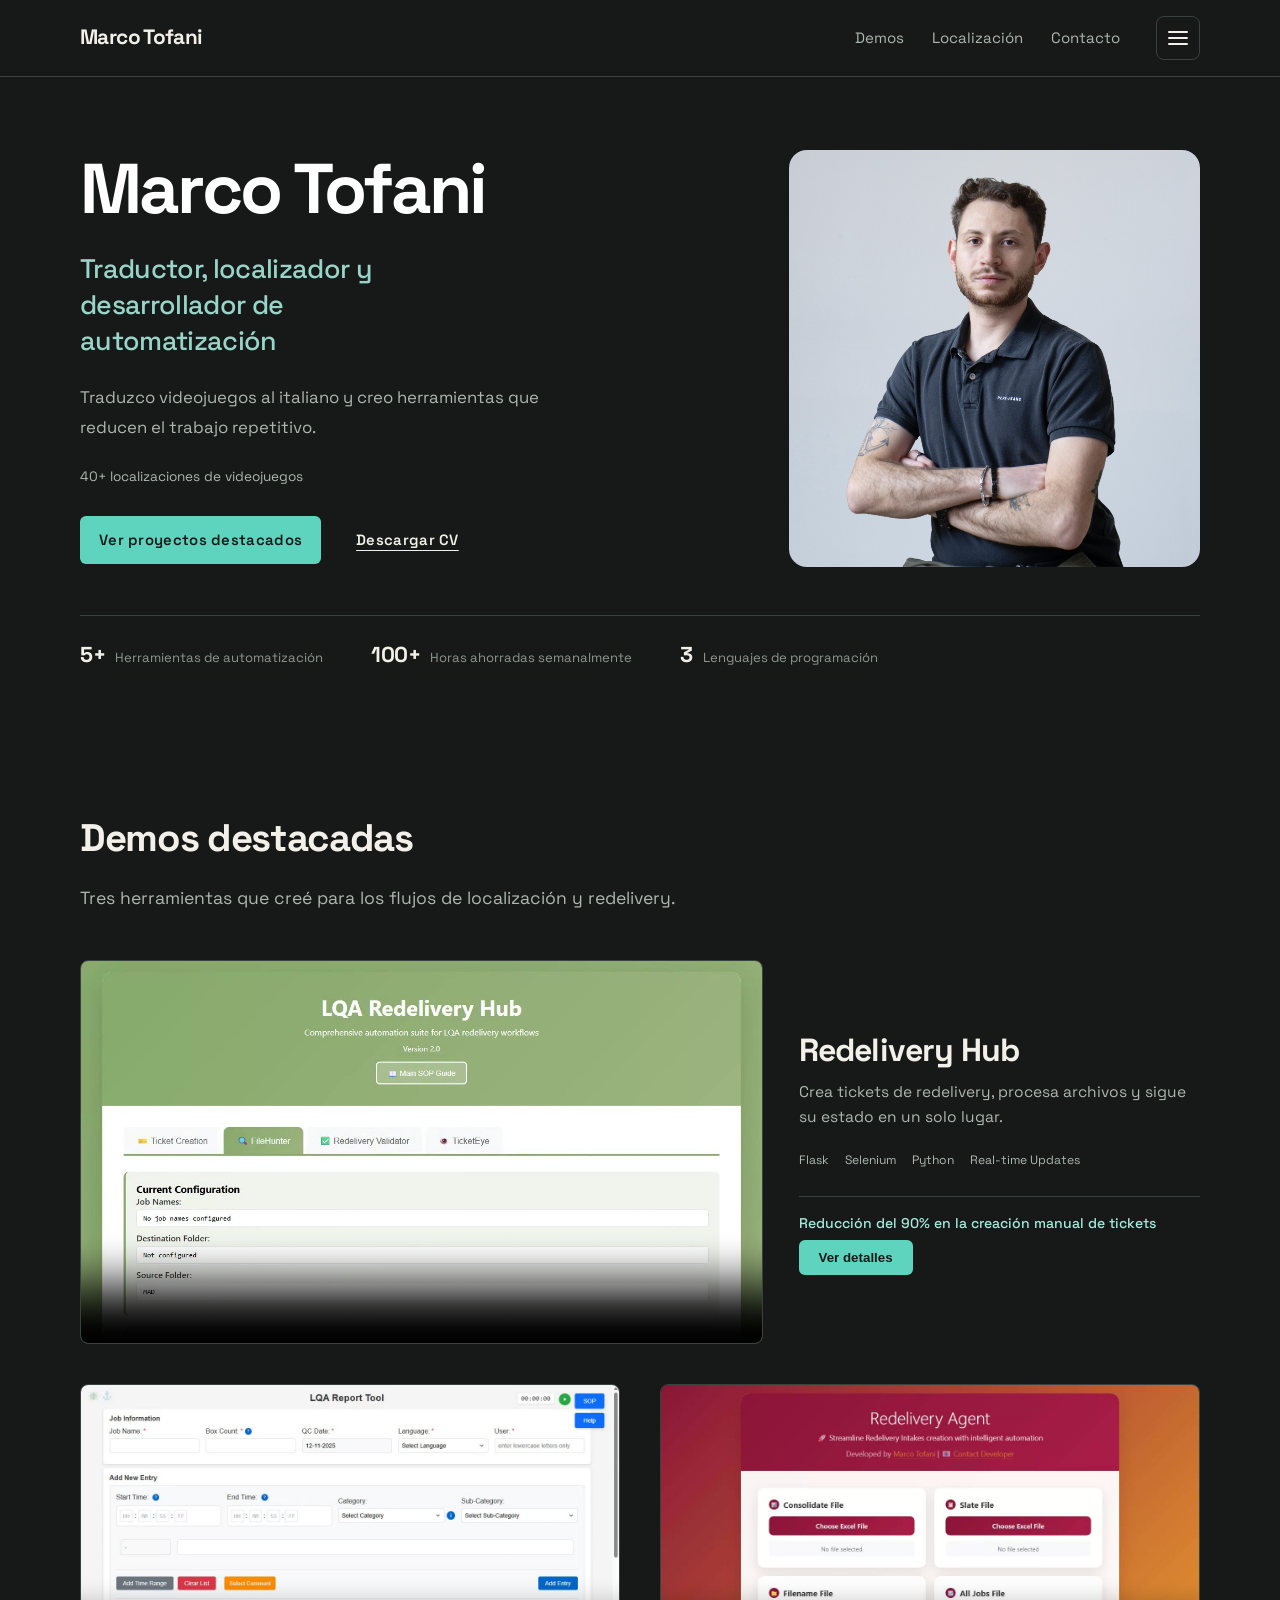
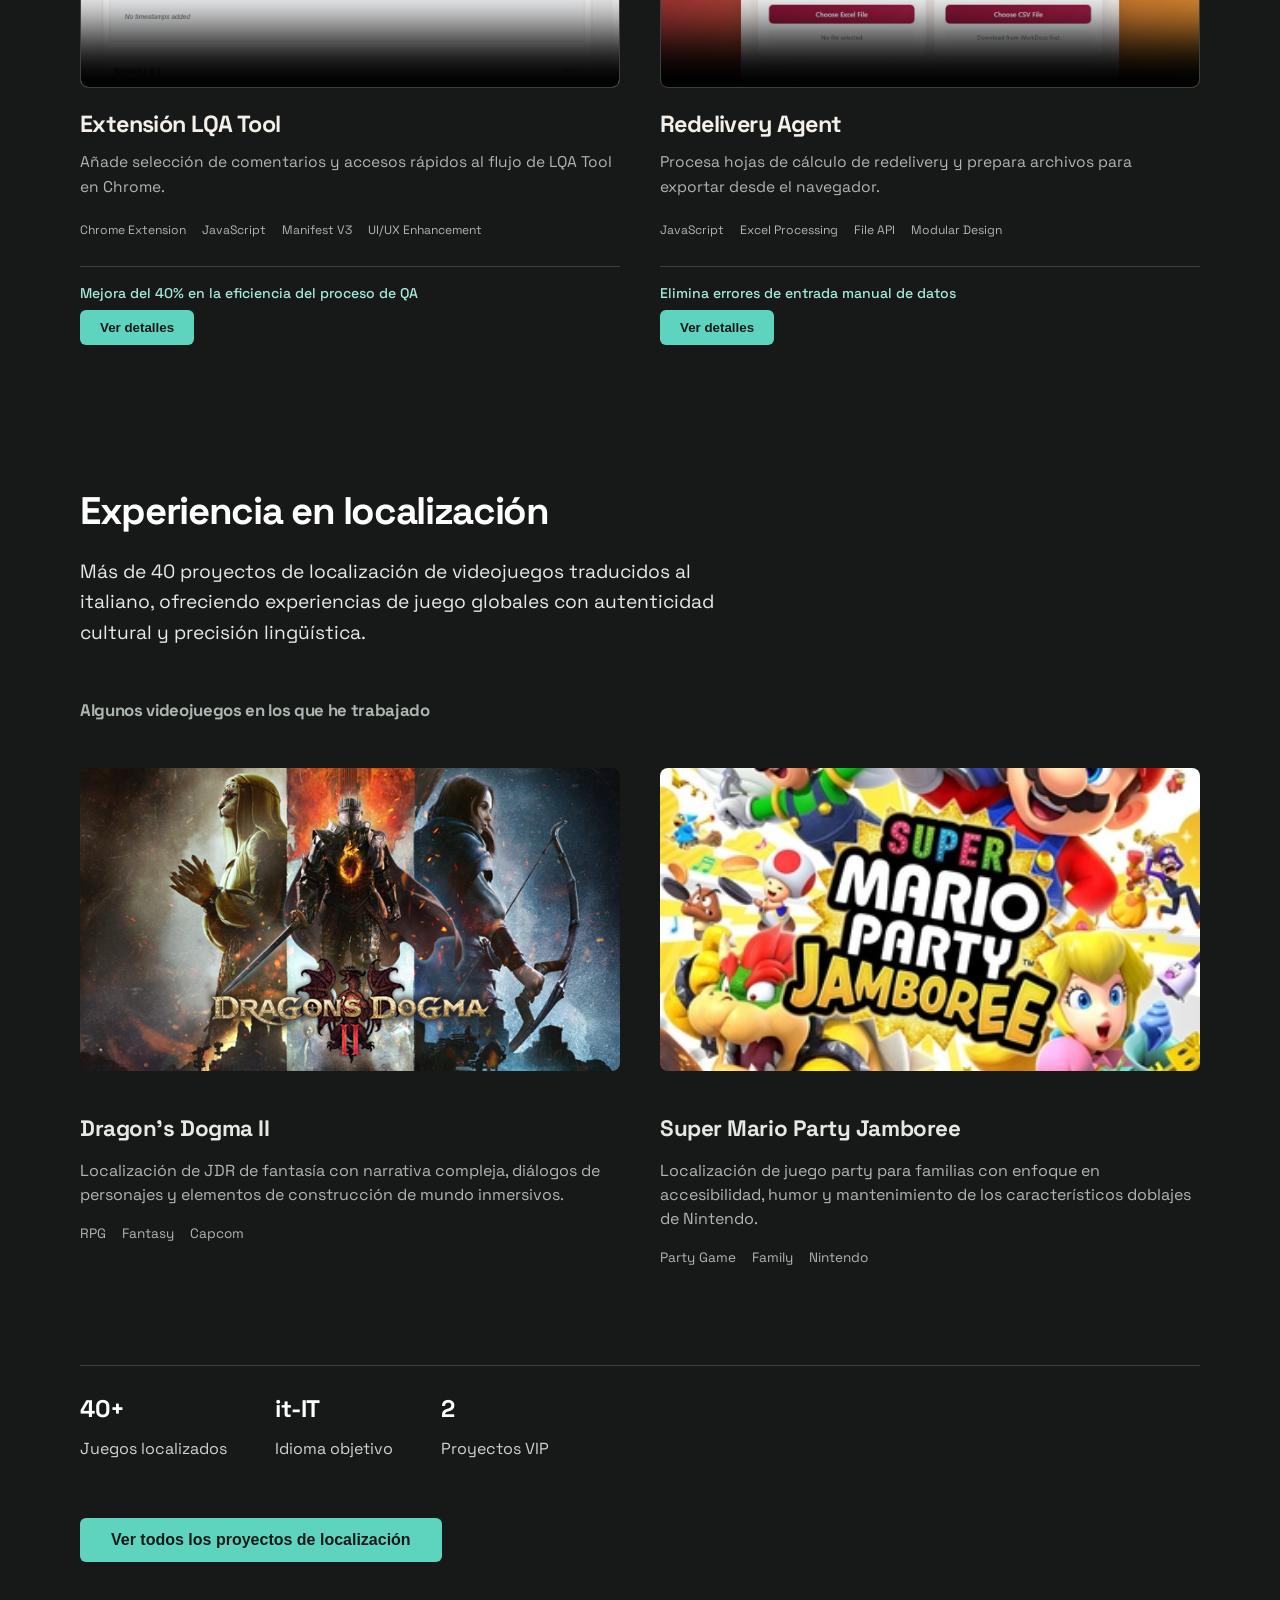
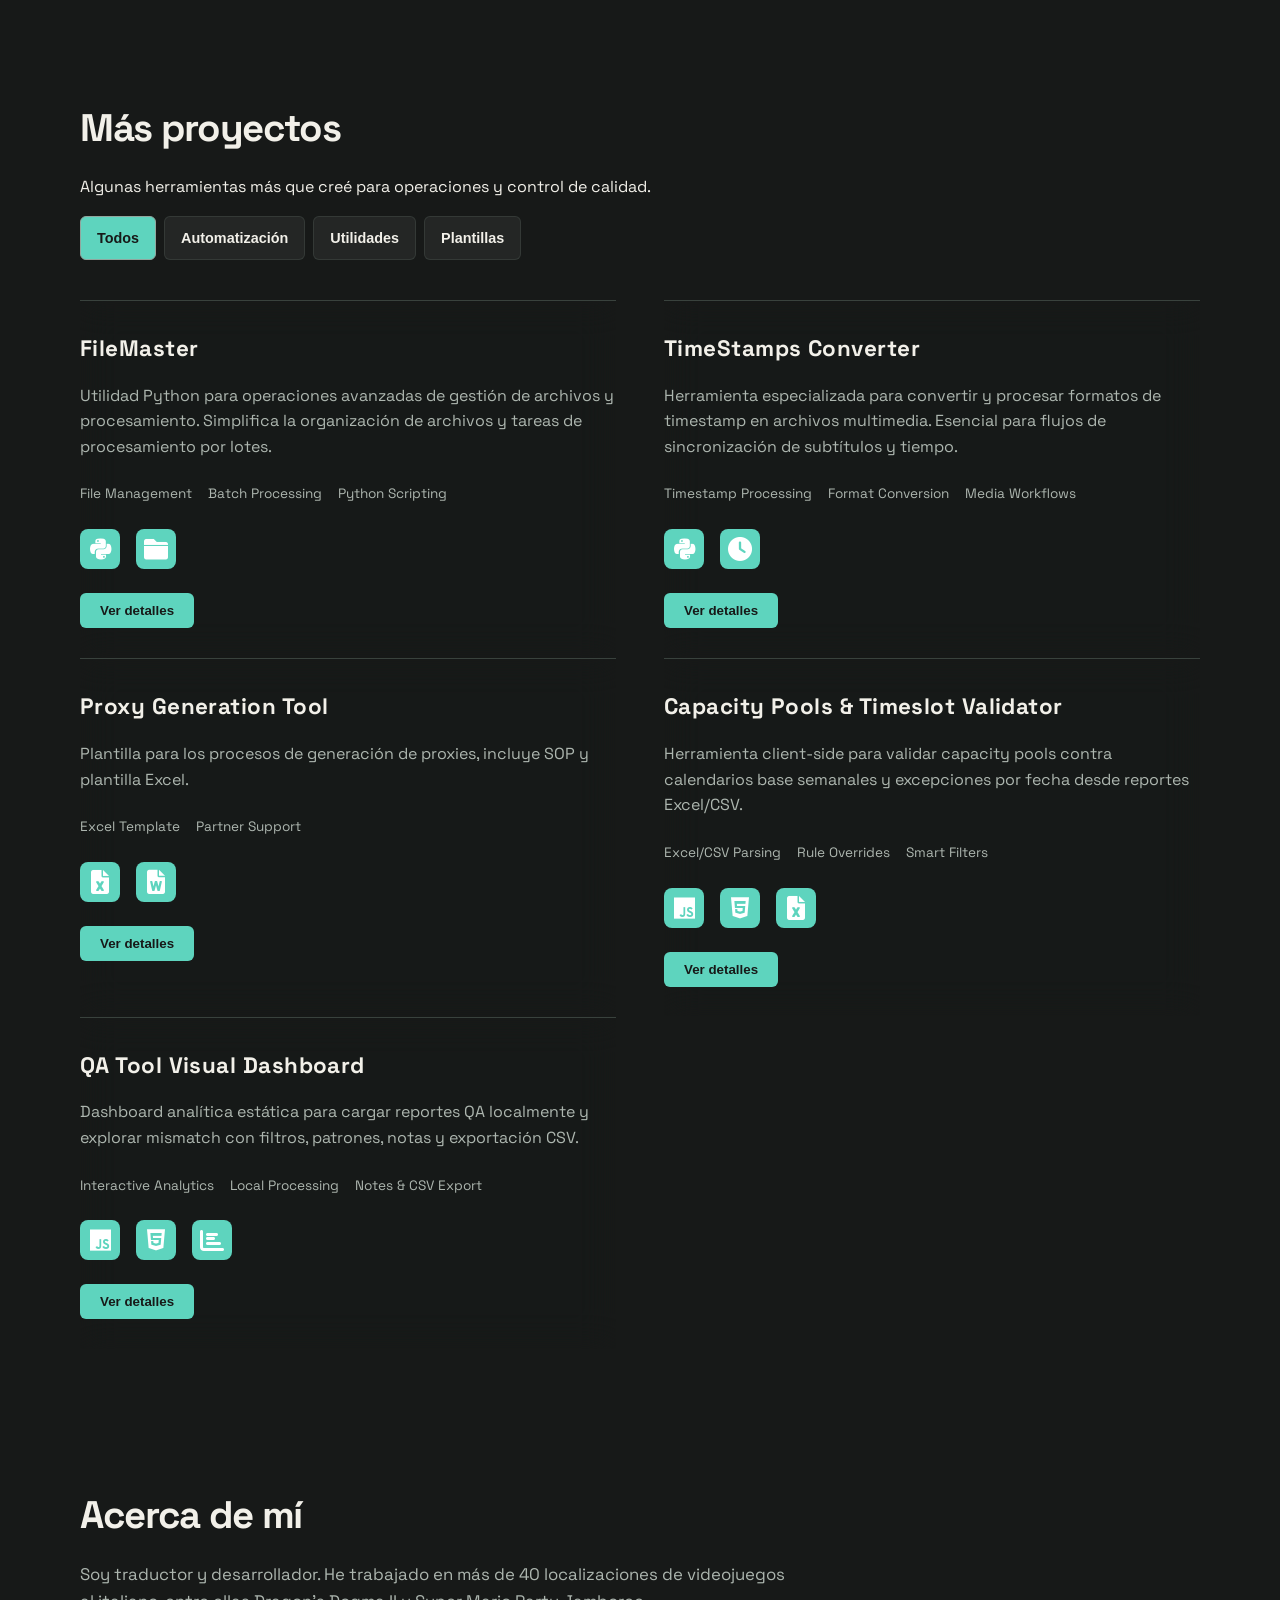
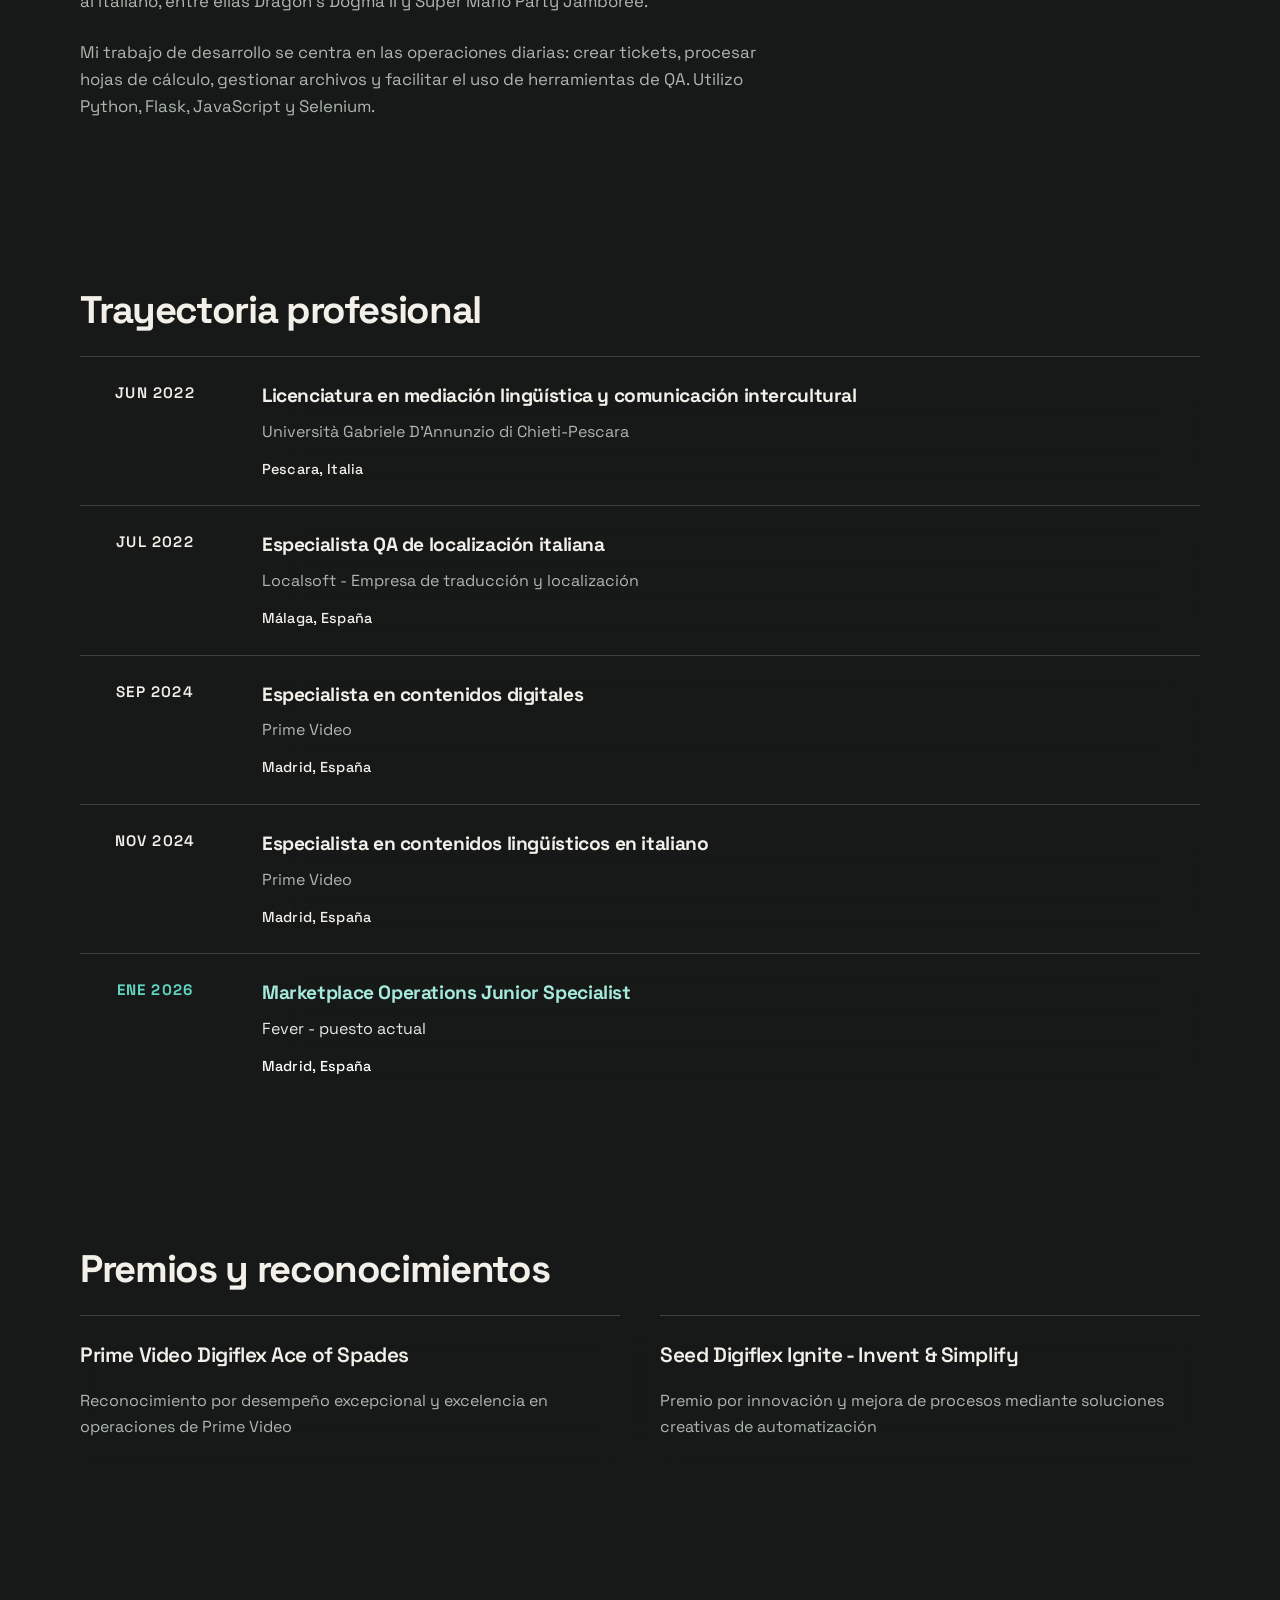
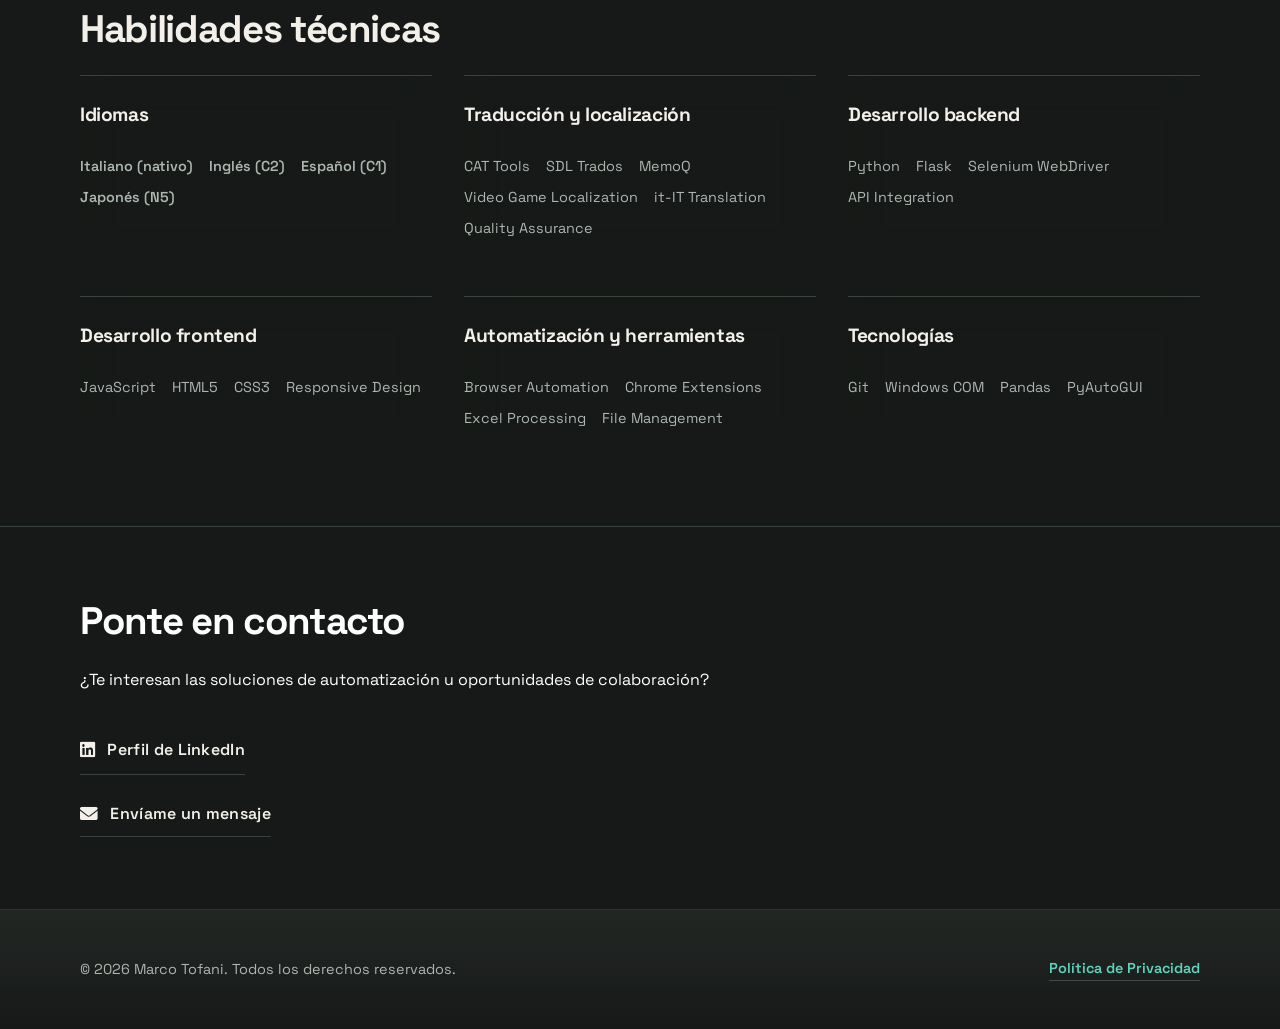
<file: es/index.html>
<!DOCTYPE html>
<html lang="es">

<head>
    <meta charset="UTF-8">
    <meta name="viewport" content="width=device-width, initial-scale=1.0">
    <meta name="description"
        content="Marco Tofani - Traductor políglota con más de 40 localizaciones de videojuegos y experiencia en automatización. Creo soluciones inteligentes que conectan lenguaje y tecnología.">
    <meta name="keywords"
        content="traductor, localizacion, automatizacion, desarrollador, python, flask, localizacion de videojuegos, italiano, flujos de localizacion">
    <meta name="author" content="Marco Tofani">
    <meta name="robots" content="index, follow, max-image-preview:large, max-snippet:-1, max-video-preview:-1">
    <title>Marco Tofani - Portafolio | Traductor políglota y desarrollador</title>
    <link rel="canonical" href="https://marcotof.github.io/es/">
    <link rel="alternate" hreflang="en" href="https://marcotof.github.io/">
    <link rel="alternate" hreflang="it" href="https://marcotof.github.io/it/">
    <link rel="alternate" hreflang="es" href="https://marcotof.github.io/es/">
    <link rel="alternate" hreflang="x-default" href="https://marcotof.github.io/">
    <link rel="icon" href="/favicon/favicon.ico?v=20261012" sizes="any">
    <link rel="shortcut icon" href="/favicon/favicon.ico?v=20261012">
    <link rel="icon" type="image/svg+xml" href="/favicon/favicon.svg?v=20261012">
    <link rel="icon" type="image/png" sizes="96x96" href="/favicon/favicon-96x96.png?v=20261012">
    <link rel="preconnect" href="https://fonts.googleapis.com" crossorigin>
    <link rel="preconnect" href="https://fonts.gstatic.com" crossorigin>

    <!-- Open Graph Meta Tags for Social Media -->
    <meta property="og:title" content="Marco Tofani - Traductor políglota y desarrollador">
    <meta property="og:description"
        content="Traductor políglota con más de 40 localizaciones de videojuegos y soluciones de automatización. Especializado en automatización de procesos, flujos de localización y desarrollo full-stack.">
    <meta property="og:image" content="https://marcotof.github.io/favicon/og-image.png">
    <meta property="og:url" content="https://marcotof.github.io/es/">
    <meta property="og:type" content="profile">
    <meta property="og:site_name" content="Portafolio de Marco Tofani">
    <meta property="og:locale" content="es_ES">
    <meta property="og:locale:alternate" content="en_US">
    <meta property="og:locale:alternate" content="it_IT">

    <!-- Twitter Card Meta Tags -->
    <meta name="twitter:card" content="summary_large_image">
    <meta name="twitter:title" content="Marco Tofani - Traductor políglota y desarrollador">
    <meta name="twitter:description"
        content="Traductor políglota con más de 40 localizaciones de videojuegos y soluciones de automatización.">
    <meta name="twitter:image" content="https://marcotof.github.io/favicon/og-image.png">

    <!-- Structured Data (Schema.org JSON-LD) -->
    <script type="application/ld+json">
    {
      "@context": "https://schema.org",
      "@type": "Person",
      "name": "Marco Tofani",
    "url": "https://marcotof.github.io/es/",
    "image": "https://marcotof.github.io/profile-picture.jpg",
      "description": "Polyglot Translator & Developer specializing in automation and game localization",
      "email": "tofanimarco16@gmail.com",
      "jobTitle": "Italian Language Content Specialist",
      "workLocation": {
        "@type": "Place",
        "name": "Madrid, Spain"
      },
      "knowsLanguage": [
        {
          "@type": "Language",
          "name": "Italian",
          "alternateName": "it-IT"
        },
        {
          "@type": "Language",
          "name": "English",
          "alternateName": "en-US"
        },
        {
          "@type": "Language",
          "name": "Spanish",
          "alternateName": "es-ES"
        }
      ],
      "sameAs": [
        "https://www.linkedin.com/in/marco-tofani/",
        "https://github.com/marcotof"
      ],
      "knowsAbout": [
        "Game Localization",
        "Translation",
        "Python Automation",
        "Web Development",
        "Selenium",
        "Flask",
        "JavaScript",
        "Process Automation"
      ]
    }
    </script>
    <script type="application/ld+json">
        {
            "@context": "https://schema.org",
            "@type": "WebSite",
            "url": "https://marcotof.github.io/es/",
            "name": "Marco Tofani Portfolio",
            "potentialAction": {
                "@type": "SearchAction",
                "target": "https://marcotof.github.io/es/?q={search_term_string}",
                "query-input": "required name=search_term_string"
            }
        }
        </script>

    <link rel="stylesheet" href="../styles.css">
    <link rel="stylesheet" href="../refinement.css">
    <link rel="sitemap" type="application/xml" href="/sitemap.xml">
    <link
        href="https://fonts.googleapis.com/css2?family=IBM+Plex+Mono:wght@400;500;600&family=Space+Grotesk:wght@400;500;600;700&display=swap"
        rel="stylesheet">
    <link rel="stylesheet" href="https://cdnjs.cloudflare.com/ajax/libs/font-awesome/6.0.0/css/all.min.css">
    <script src="../locales.js"></script>
</head>

<body class="dark-mode">
    <a class="skip-link" href="#home">Ir al contenido</a>
    <nav class="navbar">
        <div class="nav-container">
            <a class="nav-logo" href="#home" data-i18n="nav.logo">Marco Tofani</a>
            <ul class="nav-menu" id="site-menu" inert>
                <li><a href="#home" data-i18n="nav.home">Home</a></li>
                <li class="nav-secondary-link"><a href="#demos" data-i18n="nav.demos">Demos</a></li>
                <li class="nav-secondary-link"><a href="#localization" data-i18n="nav.localization">Localization</a></li>
                <li><a href="#projects" data-i18n="nav.projects">Projects</a></li>
                <li><a href="#about" data-i18n="nav.about">About</a></li>
                <li><a href="#timeline" data-i18n="nav.timeline">Timeline</a></li>
                <li><a href="#awards" data-i18n="nav.awards">Awards</a></li>
                <li><a href="#skills" data-i18n="nav.skills">Skills</a></li>
                <li class="nav-secondary-link"><a href="#contact" data-i18n="nav.contact">Contact</a></li>
                <li class="nav-language">
                    <div class="language-selector">
                        <label for="lang-select" class="sr-only" data-i18n="contact.selectLanguage">Select
                            Language:</label>
                        <span class="language-title" data-i18n="contact.selectLanguage">Select Language:</span>
                        <div class="lang-pills" role="group" aria-label="Language">
                            <button type="button" class="lang-pill" data-lang="en" aria-label="English">English</button>
                            <button type="button" class="lang-pill" data-lang="it"
                                aria-label="Italiano">Italiano</button>
                            <button type="button" class="lang-pill" data-lang="es" aria-label="Español">Español</button>
                        </div>
                    </div>
                </li>
            </ul>
            <div class="quick-nav"><a href="#demos" data-i18n="nav.demos">Demos</a><a href="#localization" data-i18n="nav.localization">Localization</a><a href="#contact" data-i18n="nav.contact">Contact</a></div>
            <div class="nav-actions">
                <button class="hamburger" aria-label="Menu" aria-controls="site-menu" aria-expanded="false">
                    <span></span>
                    <span></span>
                    <span></span>
                </button>
            </div>
        </div>
    </nav>

<main id="main-content">
    <section id="home" class="hero">
        <div class="hero-content">
            <h1>Marco Tofani</h1>
            <h2 data-i18n="hero.subtitle">Traductor, localizador y desarrollador de automatización</h2>
            <p data-i18n="hero.lead">Traduzco videojuegos al italiano y creo herramientas que reducen el trabajo repetitivo.</p>
            <div class="hero-meta" aria-label="Key strengths">
                <span class="hero-badge" data-i18n="hero.badge1">40+ localizaciones de videojuegos</span>
                <span class="hero-badge" data-i18n="hero.badge2">Python • Flask • Selenium</span>
                <span class="hero-badge" data-i18n="hero.badge3">it-IT / en-US / es-ES</span>
            </div>
            <div class="hero-buttons">
                <a href="#demos" class="btn-primary" data-i18n="hero.selectedWork">Ver proyectos</a>
                <a href="../Marco Tofani_Resume.pdf" class="btn-secondary" download target="_blank" rel="noopener noreferrer" data-i18n="btn.downloadResume">Descargar CV</a>
            </div>
        </div>
        <figure class="hero-portrait"><img src="../profile-picture.jpg" alt="Marco Tofani" width="3168" height="3211" fetchpriority="high"></figure>
        <div class="hero-stats">
            <div class="stat">
                <h3>5+</h3>
                <p data-i18n="stats.tools">Automation Tools</p>
            </div>
            <div class="stat">
                <h3>100+</h3>
                <p data-i18n="stats.hours">Hours Saved Weekly</p>
            </div>
            <div class="stat">
                <h3>3</h3>
                <p data-i18n="stats.languages">Programming Languages</p>
            </div>
        </div>
    </section>

    <section id="demos" class="demos">
        <div class="container">
            <h2 data-i18n="demos.title">Featured Demos</h2>
            <p class="demos-intro" data-i18n="demos.intro">Tres herramientas que creé para los flujos de localización y redelivery.</p>
            <div class="demos-grid">
                <div class="demo-card">
                    <div class="demo-video">
                        <video controls playsinline preload="none" poster="../poster-redelivery-hub.jpg" aria-label="redelivery hub demo">
                            <source src="../demo-redelivery-hub.mp4" type="video/mp4">
                            Your browser does not support the video tag.
                        </video>
                    </div>
                    <div class="demo-info">
                        <h3 data-i18n="demos.redelivery-hub.title">Redelivery Hub</h3>
                        <p data-i18n="demos.redelivery-hub.desc">Crea tickets de redelivery, procesa archivos y sigue su estado en un solo lugar.</p>
                        <div class="demo-tech">
                            <span>Flask</span>
                            <span>Selenium</span>
                            <span>Python</span>
                            <span>Real-time Updates</span>
                        </div>
                        <div class="demo-impact">
                            <p data-i18n="demos.redelivery-hub.impact">90% reduction in manual ticket creation</p>
                        </div>
                        <div class="project-links">
                            <button type="button" class="btn-demo" onclick="showProjectDetails('redelivery-hub')"
                                data-i18n="projects.viewDetails">View Details</button>
                        </div>
                    </div>
                </div>

                <div class="demo-card">
                    <div class="demo-video">
                        <video controls playsinline preload="none" poster="../poster-lqa-extension.jpg" aria-label="lqa extension demo">
                            <source src="../demo-lqa-extension.mp4" type="video/mp4">
                            Your browser does not support the video tag.
                        </video>
                    </div>
                    <div class="demo-info">
                        <h3 data-i18n="demos.lqa-extension.title">LQA Tool Extension</h3>
                        <p data-i18n="demos.lqa-extension.desc">Añade selección de comentarios y accesos rápidos al flujo de LQA Tool en Chrome.</p>
                        <div class="demo-tech">
                            <span>Chrome Extension</span>
                            <span>JavaScript</span>
                            <span>Manifest V3</span>
                            <span>UI/UX Enhancement</span>
                        </div>
                        <div class="demo-impact">
                            <p data-i18n="demos.lqa-extension.impact">40% improvement in QA process efficiency</p>
                        </div>
                        <div class="project-links">
                            <button type="button" class="btn-demo" onclick="showProjectDetails('lqa-extension')"
                                data-i18n="projects.viewDetails">View Details</button>
                        </div>
                    </div>
                </div>

                <div class="demo-card">
                    <div class="demo-video">
                        <video controls playsinline preload="none" poster="../poster-redelivery-agent.jpg" aria-label="redelivery agent demo">
                            <source src="../demo-redelivery-agent.mp4" type="video/mp4">
                            Your browser does not support the video tag.
                        </video>
                    </div>
                    <div class="demo-info">
                        <h3 data-i18n="demos.redelivery-agent.title">Redelivery Agent</h3>
                        <p data-i18n="demos.redelivery-agent.desc">Procesa hojas de cálculo de redelivery y prepara archivos para exportar desde el navegador.</p>
                        <div class="demo-tech">
                            <span>JavaScript</span>
                            <span>Excel Processing</span>
                            <span>File API</span>
                            <span>Modular Design</span>
                        </div>
                        <div class="demo-impact">
                            <p data-i18n="demos.redelivery-agent.impact">Eliminates manual data entry errors</p>
                        </div>
                        <div class="project-links">
                            <button type="button" class="btn-demo" onclick="showProjectDetails('redelivery-agent')"
                                data-i18n="projects.viewDetails">View Details</button>
                        </div>
                    </div>
                </div>
            </div>
        </div>
    </section>

    <section id="localization" class="localization">
        <div class="container">
            <h2 data-i18n="localization.title">Localization Expertise</h2>
            <div class="localization-intro">
                <p data-i18n="localization.intro">40+ video game localization projects translated to Italian (it-IT),
                    bringing global gaming experiences to Italian audiences with cultural authenticity and linguistic
                    precision.</p>
            </div>
            <div class="vip-projects">
                <h3 data-i18n="localization.vipProjectsTitle">Algunos videojuegos en los que he trabajado</h3>
                <div class="games-showcase">
                    <div class="game-card">
                        <div class="game-image">
                            <img src="../dragons-dogma-2.jpg" alt="Dragon's Dogma II" loading="lazy" decoding="async"
                                onerror="this.style.display='none'; this.nextElementSibling.style.display='block';">
                            <div class="image-placeholder" style="display:none;">
                                <i class="fas fa-dragon"></i>
                                <p data-i18n="localization.dragonsdogma">Dragon's Dogma II</p>
                            </div>
                        </div>
                        <div class="game-info">
                            <h4 data-i18n="localization.dragonsdogma">Dragon's Dogma II</h4>
                            <p data-i18n="localization.dragonsDesc">Epic fantasy RPG localization featuring complex
                                narrative, character dialogue, and immersive world-building elements.</p>
                            <div class="game-tags">
                                <span>RPG</span>
                                <span>Fantasy</span>
                                <span>Capcom</span>
                            </div>
                        </div>
                    </div>
                    <div class="game-card">
                        <div class="game-image">
                            <img src="../super-mario-party-jamboree.jpg" alt="Super Mario Party Jamboree" loading="lazy"
                                decoding="async"
                                onerror="this.style.display='none'; this.nextElementSibling.style.display='block';">
                            <div class="image-placeholder" style="display:none;">
                                <i class="fas fa-gamepad"></i>
                                <p data-i18n="localization.mario">Super Mario Party Jamboree</p>
                            </div>
                        </div>
                        <div class="game-info">
                            <h4 data-i18n="localization.mario">Super Mario Party Jamboree</h4>
                            <p data-i18n="localization.marioDesc">Family-friendly party game localization with focus on
                                accessibility, humor, and maintaining Nintendo's iconic character voices.</p>
                            <div class="game-tags">
                                <span>Party Game</span>
                                <span>Family</span>
                                <span>Nintendo</span>
                            </div>
                        </div>
                    </div>
                </div>
            </div>
            <div class="localization-stats">
                <div class="stat">
                    <h3>40+</h3>
                    <p data-i18n="localization.statsGames">Games Localized</p>
                </div>
                <div class="stat">
                    <h3>it-IT</h3>
                    <p data-i18n="localization.statsLang">Target Language</p>
                </div>
                <div class="stat">
                    <h3>2</h3>
                    <p data-i18n="localization.statsVip">VIP Projects</p>
                </div>
            </div>
            <div class="localization-cta">
                <button class="btn-localization" onclick="showLocalizationProjects()"
                    data-i18n="localization.viewAll">View All Localization Projects</button>
            </div>
        </div>
    </section>

    <section id="projects" class="projects">
        <div class="container">
            <h2 data-i18n="projects.title">More Projects</h2>
            <p class="projects-intro" data-i18n="projects.intro">A few more tools I built for operations and quality workflows.</p>
            <div class="project-filters" role="group" aria-label="Project filters">
                <button class="filter-chip active" type="button" data-filter="all"
                    data-i18n="projects.filterAll">All</button>
                <button class="filter-chip" type="button" data-filter="automation"
                    data-i18n="projects.filterAutomation">Automation</button>
                <button class="filter-chip" type="button" data-filter="utilities"
                    data-i18n="projects.filterUtils">Utilities</button>
                <button class="filter-chip" type="button" data-filter="templates"
                    data-i18n="projects.filterTemplates">Templates</button>
            </div>
            <div class="projects-grid">

                <div class="project-card" data-category="utilities">
                    <div class="project-header">
                        <h3 data-i18n="projects.filemaster.cardTitle">FileMaster</h3>
                    </div>
                    <p data-i18n="projects.filemaster.cardDesc">Python utility for advanced file management and
                        processing operations. Streamlines file organization and batch processing tasks.</p>
                    <div class="project-features">
                        <span>File Management</span>
                        <span>Batch Processing</span>
                        <span>Python Scripting</span>
                    </div>
                    <div class="project-tech">
                        <i class="fab fa-python"></i>
                        <i class="fas fa-folder"></i>
                    </div>
                    <div class="project-links">
                        <button class="btn-demo" onclick="showProjectDetails('filemaster')"
                            data-i18n="projects.viewDetails">View Details</button>
                    </div>
                </div>

                <div class="project-card" data-category="utilities">
                    <div class="project-header">
                        <h3 data-i18n="projects.timestamps-converter.cardTitle">TimeStamps Converter</h3>
                    </div>
                    <p data-i18n="projects.timestamps-converter.cardDesc">Specialized tool for converting and processing
                        timestamp formats in media files. Essential for subtitle and timing synchronization workflows.
                    </p>
                    <div class="project-features">
                        <span>Timestamp Processing</span>
                        <span>Format Conversion</span>
                        <span>Media Workflows</span>
                    </div>
                    <div class="project-tech">
                        <i class="fab fa-python"></i>
                        <i class="fas fa-clock"></i>
                    </div>
                    <div class="project-links">
                        <button class="btn-demo" onclick="showProjectDetails('timestamps-converter')"
                            data-i18n="projects.viewDetails">View Details</button>
                    </div>
                </div>

                <div class="project-card" data-category="templates">
                    <div class="project-header">
                        <h3 data-i18n="projects.proxy-generation.cardTitle">Proxy Generation Tool</h3>
                    </div>
                    <p data-i18n="projects.proxy-generation.cardDesc">Template for proxy generation processes. Includes
                        SOPs and Excel template for partner support workflows.</p>
                    <div class="project-features">
                        <span>Excel Template</span>
                        <span>Partner Support</span>
                    </div>
                    <div class="project-tech">
                        <i class="fas fa-file-excel"></i>
                        <i class="fas fa-file-word"></i>
                    </div>
                    <div class="project-links">
                        <button class="btn-demo" onclick="showProjectDetails('proxy-generation')"
                            data-i18n="projects.viewDetails">View Details</button>
                    </div>
                </div>

                <div class="project-card" data-category="automation">
                    <div class="project-header">
                        <h3 data-i18n="projects.capacity-timeslot-validator.cardTitle">Capacity Pools &amp; Timeslot Validator</h3>
                    </div>
                    <p data-i18n="projects.capacity-timeslot-validator.cardDesc">Herramienta client-side para validar capacity pools contra calendarios base semanales y excepciones por fecha desde reportes Excel/CSV.</p>
                    <div class="project-features">
                        <span>Excel/CSV Parsing</span>
                        <span>Rule Overrides</span>
                        <span>Smart Filters</span>
                    </div>
                    <div class="project-tech">
                        <i class="fab fa-js"></i>
                        <i class="fab fa-html5"></i>
                        <i class="fas fa-file-excel"></i>
                    </div>
                    <div class="project-links">
                        <button class="btn-demo" onclick="showProjectDetails('capacity-timeslot-validator')"
                            data-i18n="projects.viewDetails">View Details</button>
                    </div>
                </div>

                <div class="project-card" data-category="automation">
                    <div class="project-header">
                        <h3 data-i18n="projects.qa-visual-dashboard.cardTitle">QA Tool Visual Dashboard</h3>
                    </div>
                    <p data-i18n="projects.qa-visual-dashboard.cardDesc">Dashboard analítica estática para cargar reportes QA localmente y explorar mismatch con filtros, patrones, notas y exportación CSV.</p>
                    <div class="project-features">
                        <span>Interactive Analytics</span>
                        <span>Local Processing</span>
                        <span>Notes &amp; CSV Export</span>
                    </div>
                    <div class="project-tech">
                        <i class="fab fa-js"></i>
                        <i class="fab fa-html5"></i>
                        <i class="fas fa-chart-bar"></i>
                    </div>
                    <div class="project-links">
                        <button class="btn-demo" onclick="showProjectDetails('qa-visual-dashboard')"
                            data-i18n="projects.viewDetails">View Details</button>
                    </div>
                </div>

            </div>
        </div>
    </section>

    <section id="about" class="about">
        <div class="container">
            <h2 data-i18n="about.title">About Me</h2>
            <div class="about-content">
                <div class="about-text">
                    <p data-i18n="about.paragraph1">Soy traductor y desarrollador. He trabajado en más de 40 localizaciones de videojuegos al italiano, entre ellas Dragon’s Dogma II y Super Mario Party Jamboree.</p>
                    <p data-i18n="about.paragraph2">Mi trabajo de desarrollo se centra en las operaciones diarias: crear tickets, procesar hojas de cálculo, gestionar archivos y facilitar el uso de herramientas de QA. Utilizo Python, Flask, JavaScript y Selenium.</p>
                </div>
            </div>
        </div>
    </section>

    <section id="timeline" class="timeline">
        <div class="container">
            <h2 data-i18n="timeline.title">Professional Journey</h2>
            <div class="timeline-container">
                <div class="timeline-item">
                    <div class="timeline-date" data-i18n="timeline.date1">Jun 2022</div>
                    <div class="timeline-content">
                        <h3 data-i18n="timeline.degree">Bachelor's Degree in Language Mediation and Intercultural
                            Communication</h3>
                        <p data-i18n="timeline.degreeSchool">Università Gabriele D'Annunzio di Chieti-Pescara</p>
                        <span class="timeline-location" data-i18n="timeline.location.pescara">Pescara, Italy</span>
                    </div>
                </div>
                <div class="timeline-item">
                    <div class="timeline-date" data-i18n="timeline.date2">Jul 2022</div>
                    <div class="timeline-content">
                        <h3 data-i18n="timeline.qa">Italian Localization QA Specialist</h3>
                        <p data-i18n="timeline.qaCompany">Localsoft - Translation & Localization Company</p>
                        <span class="timeline-location" data-i18n="timeline.location.malaga">Málaga, Spain</span>
                    </div>
                </div>
                <div class="timeline-item">
                    <div class="timeline-date" data-i18n="timeline.date3">Sep 2024</div>
                    <div class="timeline-content">
                        <h3 data-i18n="timeline.specialist">Digital Content Specialist</h3>
                        <p data-i18n="timeline.specialistCompany">Prime Video</p>
                        <span class="timeline-location" data-i18n="timeline.location.madrid">Madrid, Spain</span>
                    </div>
                </div>
                <div class="timeline-item">
                    <div class="timeline-date" data-i18n="timeline.date4">Nov 2024</div>
                    <div class="timeline-content">
                        <h3 data-i18n="timeline.specialistRole">Italian Language Content Specialist</h3>
                        <p data-i18n="timeline.specialistCompany">Prime Video</p>
                        <span class="timeline-location" data-i18n="timeline.location.madrid">Madrid, Spain</span>
                    </div>
                </div>
                <div class="timeline-item current">
                    <div class="timeline-date" data-i18n="timeline.date5">Jan 2026</div>
                    <div class="timeline-content">
                        <h3 data-i18n="timeline.feverup">Marketplace Operations Junior Specialist</h3>
                        <p data-i18n="timeline.feverupCurrent">Fever - puesto actual</p>
                        <span class="timeline-location" data-i18n="timeline.location.madrid">Madrid, Spain</span>
                    </div>
                </div>
            </div>
        </div>
    </section>

    <section id="awards" class="awards">
        <div class="container">
            <h2 data-i18n="awards.title">Awards & Recognition</h2>
            <div class="awards-grid">
                <div class="award-card">
                    <div class="award-icon">
                        <i class="fas fa-trophy"></i>
                    </div>
                    <h3 data-i18n="awards.award1Title">Prime Video Digiflex Ace of Spades</h3>
                    <p data-i18n="awards.award1Desc">Recognition for outstanding performance and excellence in Prime
                        Video operations</p>
                </div>
                <div class="award-card">
                    <div class="award-icon">
                        <i class="fas fa-lightbulb"></i>
                    </div>
                    <h3 data-i18n="awards.award2Title">Seed Digiflex Ignite - Invent & Simplify</h3>
                    <p data-i18n="awards.award2Desc">Award for innovation and process improvement through creative
                        automation solutions</p>
                </div>
            </div>
        </div>
    </section>

    <section id="skills" class="skills">
        <div class="container">
            <h2 data-i18n="skills.title">Technical Skills</h2>
            <div class="skills-grid">
                <div class="skill-category">
                    <h3 data-i18n="skills.languages">Languages</h3>
                    <div class="skill-items languages">
                        <span class="native" data-i18n="skills.italian">Italian (Native)</span>
                        <span class="c2" data-i18n="skills.english">English (C2)</span>
                        <span class="c1" data-i18n="skills.spanish">Spanish (C1)</span>
                        <span class="n5" data-i18n="skills.japanese">Japanese (N5)</span>
                    </div>
                </div>
                <div class="skill-category">
                    <h3 data-i18n="skills.translationLocalization">Translation & Localization</h3>
                    <div class="skill-items">
                        <span>CAT Tools</span>
                        <span>SDL Trados</span>
                        <span>MemoQ</span>
                        <span>Video Game Localization</span>
                        <span>it-IT Translation</span>
                        <span>Quality Assurance</span>
                    </div>
                </div>
                <div class="skill-category">
                    <h3 data-i18n="skills.backendDev">Backend Development</h3>
                    <div class="skill-items">
                        <span>Python</span>
                        <span>Flask</span>
                        <span>Selenium WebDriver</span>
                        <span>API Integration</span>
                    </div>
                </div>
                <div class="skill-category">
                    <h3 data-i18n="skills.frontendDev">Frontend Development</h3>
                    <div class="skill-items">
                        <span>JavaScript</span>
                        <span>HTML5</span>
                        <span>CSS3</span>
                        <span>Responsive Design</span>
                    </div>
                </div>
                <div class="skill-category">
                    <h3 data-i18n="skills.automationTools">Automation & Tools</h3>
                    <div class="skill-items">
                        <span>Browser Automation</span>
                        <span>Chrome Extensions</span>
                        <span>Excel Processing</span>
                        <span>File Management</span>
                    </div>
                </div>
                <div class="skill-category">
                    <h3 data-i18n="skills.technologies">Technologies</h3>
                    <div class="skill-items">
                        <span>Git</span>
                        <span>Windows COM</span>
                        <span>Pandas</span>
                        <span>PyAutoGUI</span>
                    </div>
                </div>
            </div>
        </div>
    </section>

    <section id="contact" class="contact">
        <div class="container">
            <div class="contact-header">
                <div>
                    <h2 data-i18n="contact.title">Get In Touch</h2>
                    <p data-i18n="contact.lead">Interested in automation solutions or collaboration opportunities?</p>
                </div>
            </div>
            <div class="contact-content">
                <div class="contact-info">
                    <a href="https://www.linkedin.com/in/marco-tofani/" class="contact-link" target="_blank"
                        rel="noopener noreferrer">
                        <i class="fab fa-linkedin"></i>
                        <span data-i18n="contact.linkedin">LinkedIn Profile</span>
                    </a>
                    <button id="contact-form-btn" class="contact-link">
                        <i class="fas fa-envelope"></i>
                        <span data-i18n="contact.sendMessage">Send me a message</span>
                    </button>
                </div>
            </div>
        </div>
    </section>
</main>



















    <div id="project-modal" class="modal" role="dialog" aria-modal="true" tabindex="-1">
        <div class="modal-content">
            <button type="button" class="close" aria-label="Cerrar">&times;</button>
            <div id="modal-body"></div>
        </div>
    </div>

    <div id="contact-modal" class="modal" role="dialog" aria-modal="true" tabindex="-1">
        <div class="modal-content contact-modal-content">
            <button type="button" class="close contact-modal-close" aria-label="Cerrar">&times;</button>
            <h2 data-i18n="contact.formTitle">Get In Touch</h2>
            <p data-i18n="contact.formSubtitle">Send me a message and I'll get back to you as soon as possible.</p>
            <form id="contact-form" class="contact-form" novalidate>
                <div class="form-group">
                    <label for="name" data-i18n="contact.name">Name <span class="char-count"
                            data-i18n="contact.minChars3">(min 3 characters)</span></label>
                    <input type="text" id="name" name="name" required minlength="3">
                    <span class="error-message" id="nameError"></span>
                </div>
                <div class="form-group">
                    <label for="email" data-i18n="contact.emailField">Email</label>
                    <input type="email" id="email" name="email" required>
                    <span class="error-message" id="emailError"></span>
                </div>
                <div class="form-group">
                    <label for="message" data-i18n="contact.message">Message <span class="char-count"
                            data-i18n="contact.minChars10">(min 10 characters)</span></label>
                    <textarea id="message" name="message" rows="6" required minlength="10"></textarea>
                    <span class="error-message" id="messageError"></span>
                </div>
                <button type="submit" class="btn-submit" data-i18n="contact.send">Send Message</button>
            </form>
            <div id="form-status"></div>
        </div>
    </div>

    <div id="privacy-modal" class="modal" role="dialog" aria-modal="true" tabindex="-1">
        <div class="modal-content privacy-modal-content">
            <button type="button" class="close privacy-modal-close" aria-label="Cerrar">&times;</button>
            <h2 data-i18n="privacy.title">Privacy Policy</h2>
            <div class="privacy-body">
                <p data-i18n="privacy.intro">This Privacy Policy explains how I handle your personal information when
                    you use the contact form on this website.</p>

                <h3 data-i18n="privacy.collection.title">Data Collection</h3>
                <p data-i18n="privacy.collection.text">When you submit the contact form, I collect your name and email
                    address. This data is used solely to respond to your inquiry.</p>

                <h3 data-i18n="privacy.thirdParty.title">Third-Party Services</h3>
                <p data-i18n="privacy.thirdParty.text">I use Formspree to process and deliver your contact form
                    submissions. Your data is managed according to their privacy standards.</p>

                <h3 data-i18n="privacy.retention.title">Data Retention</h3>
                <p data-i18n="privacy.retention.text">I only keep your information for as long as necessary to fulfill
                    the purpose for which it was collected.</p>

                <h3 data-i18n="privacy.rights.title">Your Rights</h3>
                <p data-i18n="privacy.rights.text">You have the right to request access to or deletion of your personal
                    data at any time by contacting me directly.</p>
            </div>
            <div class="modal-footer">
                <button class="btn-demo privacy-modal-close" data-i18n="modal.closeBtn">Close</button>
            </div>
        </div>
    </div>

    <footer class="footer">
        <div class="container footer-container">
            <div class="footer-copyright" data-i18n="footer.copyright">© 2026 Marco Tofani. All rights reserved.</div>
            <div class="footer-links">
                <button id="privacy-link" class="footer-link-btn" data-i18n="footer.privacyPolicy">Privacy
                    Policy</button>
            </div>
        </div>
    </footer>

    <script src="../script.js"></script>
    <script src="../refinement.js"></script>
</body>

</html>
</file>
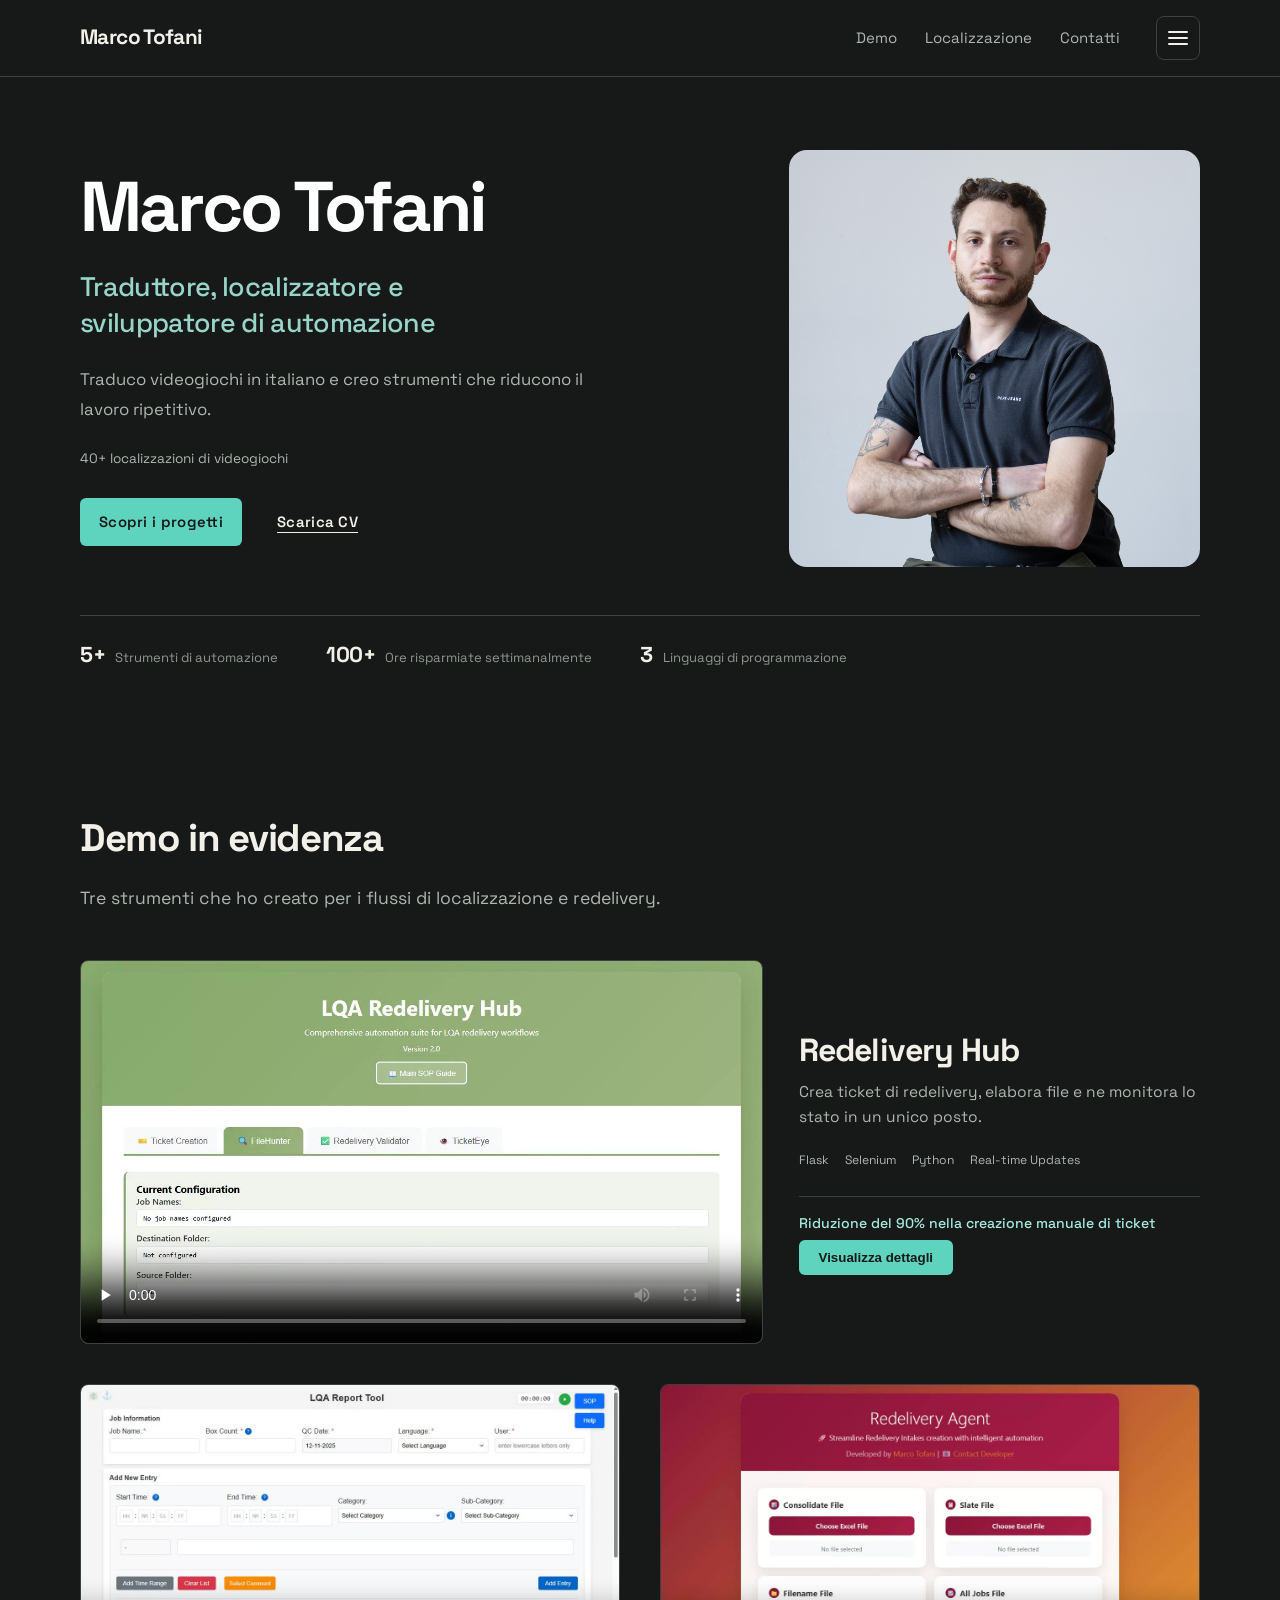
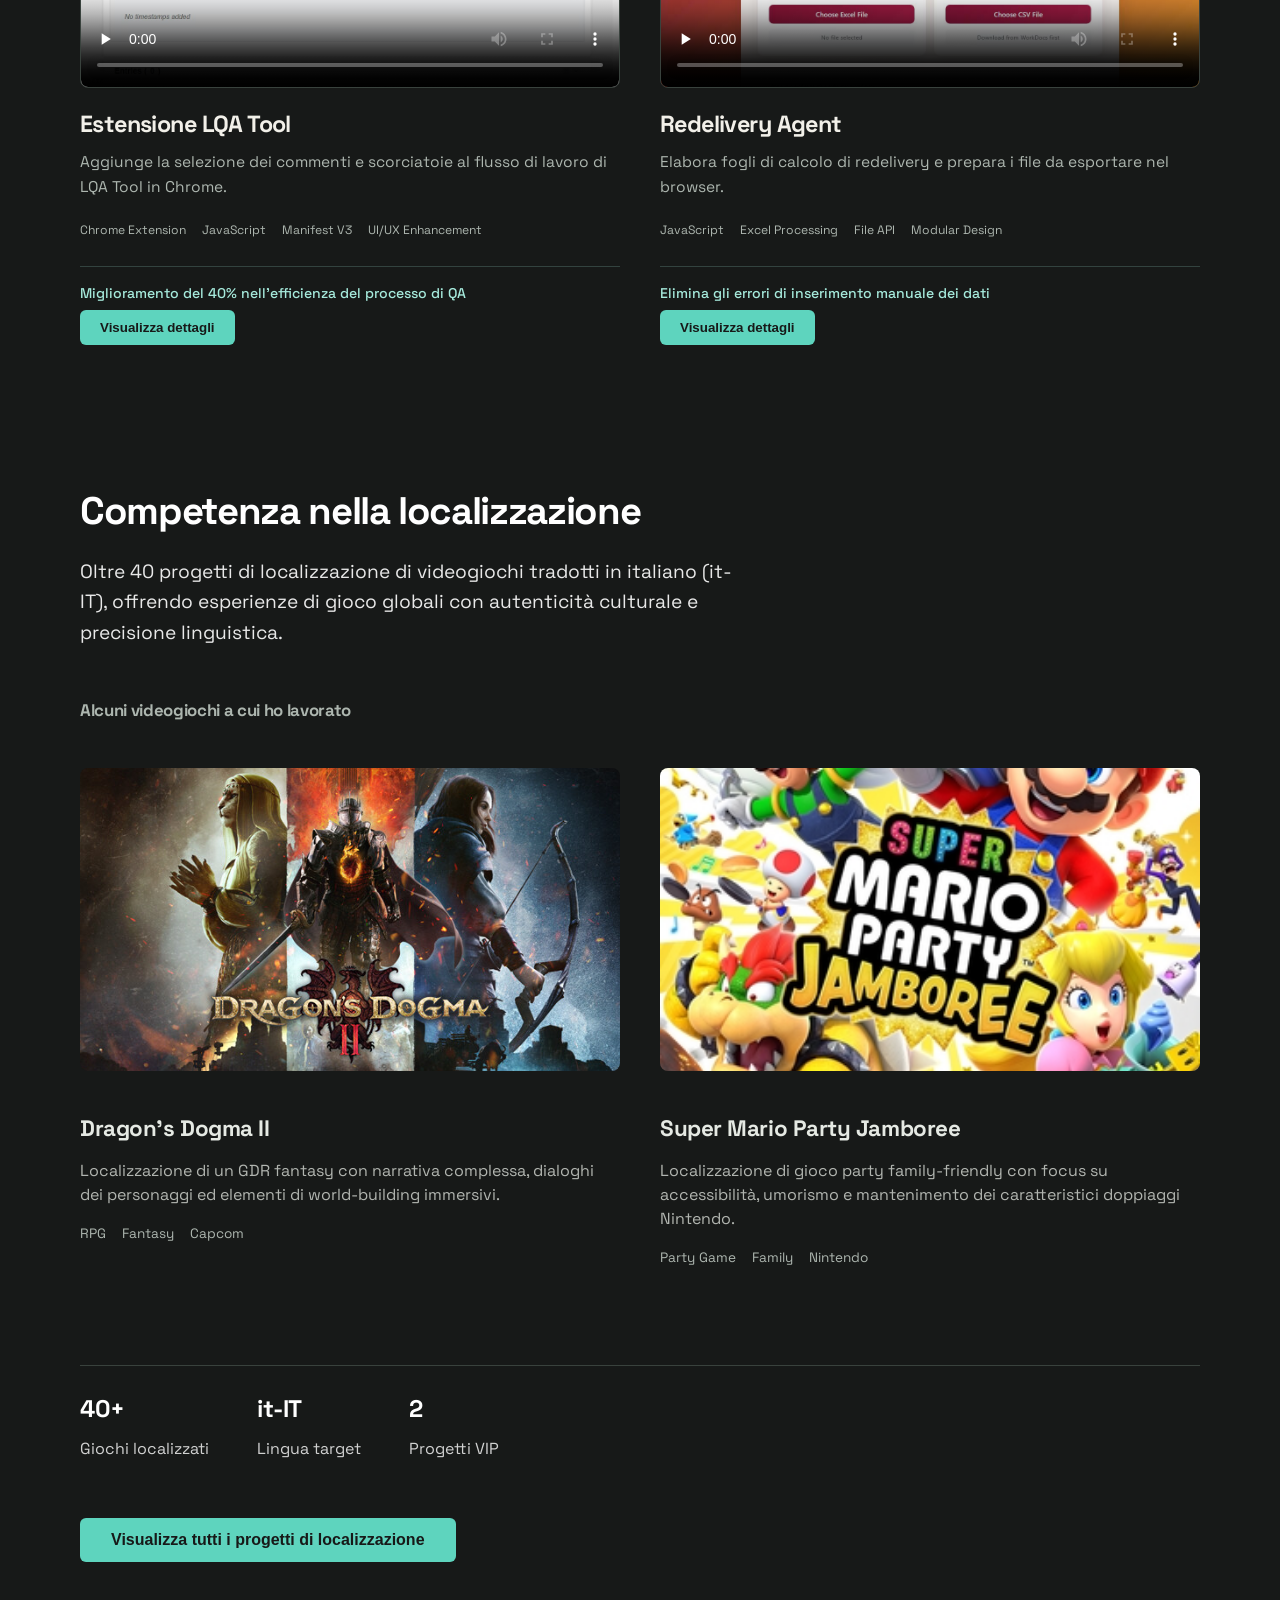
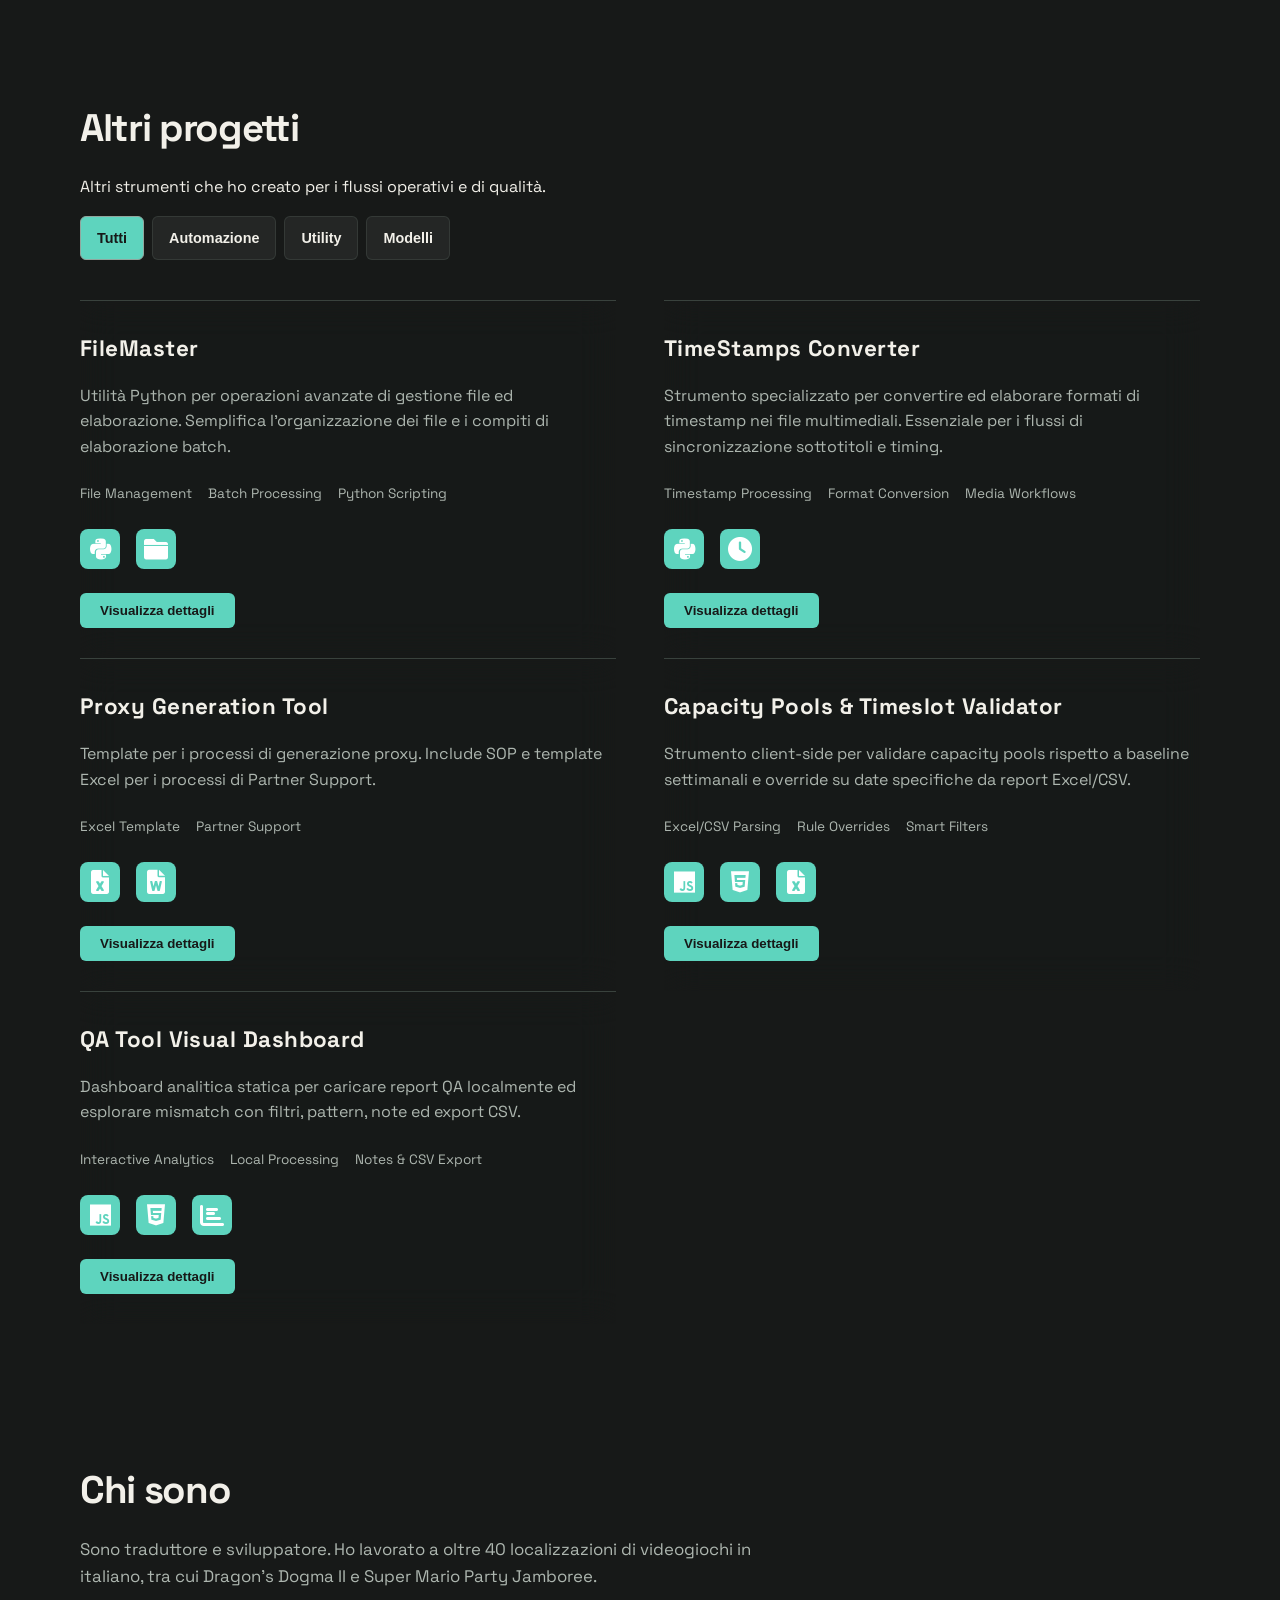
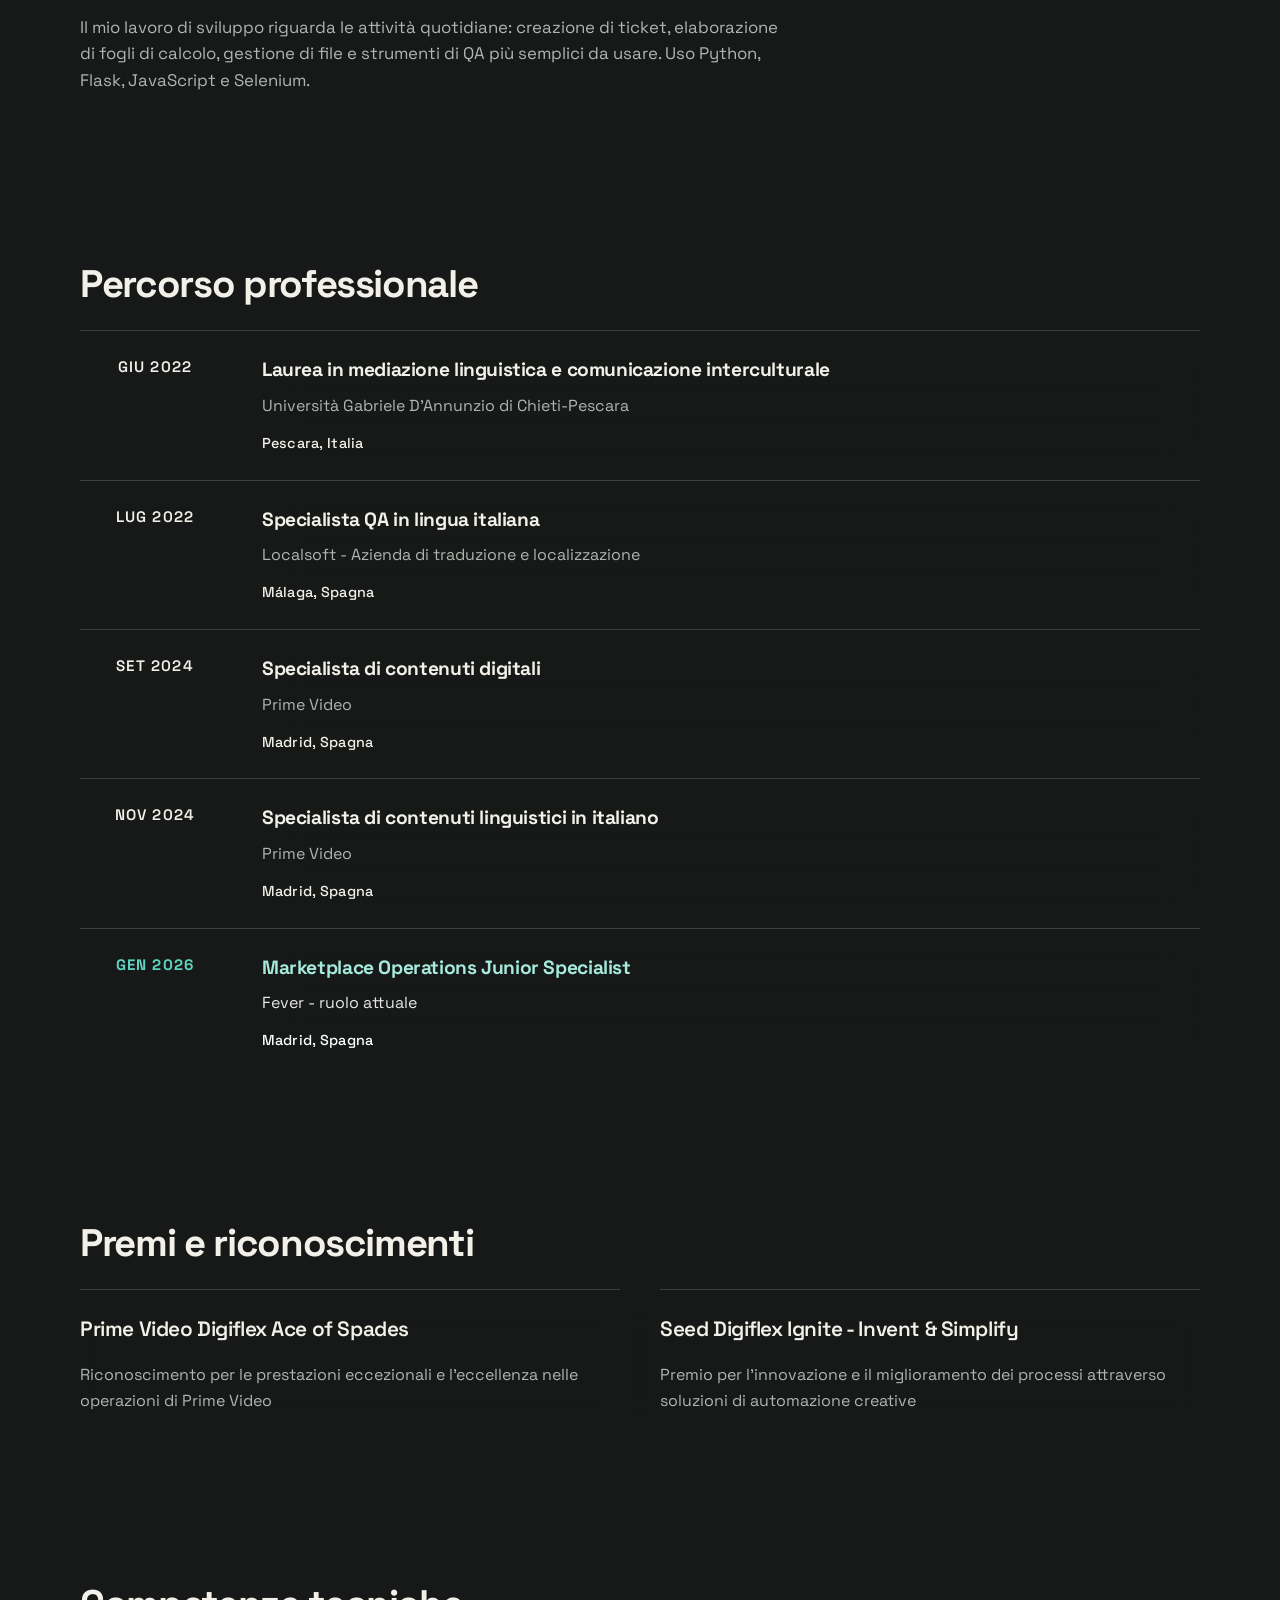
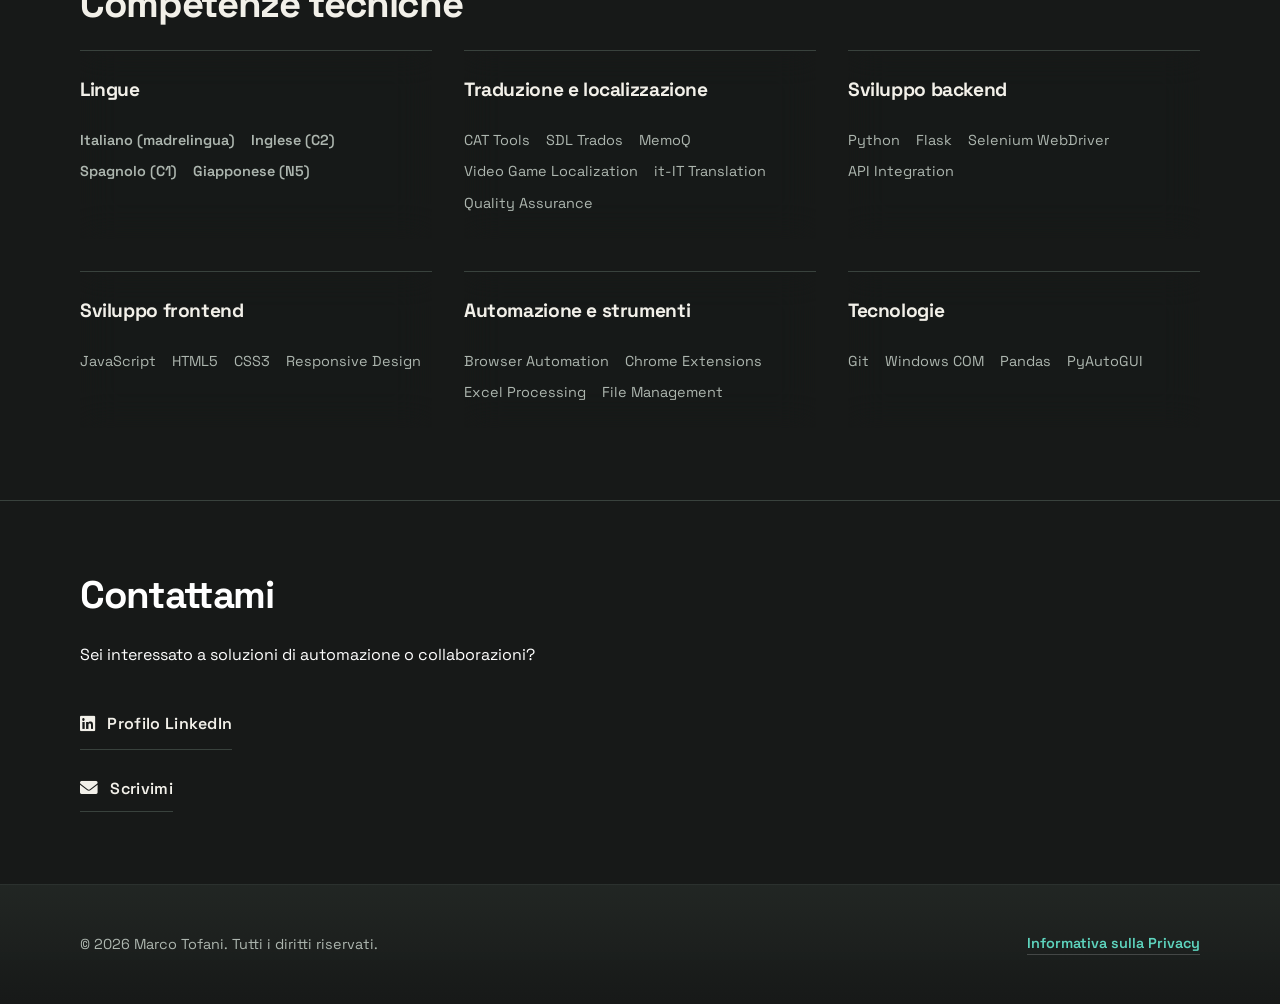
<file: it/index.html>
<!DOCTYPE html>
<html lang="it">

<head>
    <meta charset="UTF-8">
    <meta name="viewport" content="width=device-width, initial-scale=1.0">
    <meta name="description"
        content="Marco Tofani - Traduttore poliglotta con oltre 40 localizzazioni di videogiochi ed esperienza in automazione. Creo soluzioni intelligenti che collegano linguaggio e tecnologia.">
    <meta name="keywords"
        content="traduttore, localizzazione, automazione, sviluppatore, python, flask, localizzazione videogiochi, italiano, flussi di localizzazione">
    <meta name="author" content="Marco Tofani">
    <meta name="robots" content="index, follow, max-image-preview:large, max-snippet:-1, max-video-preview:-1">
    <title>Marco Tofani - Portfolio | Traduttore poliglotta e sviluppatore</title>
    <link rel="canonical" href="https://marcotof.github.io/it/">
    <link rel="alternate" hreflang="en" href="https://marcotof.github.io/">
    <link rel="alternate" hreflang="it" href="https://marcotof.github.io/it/">
    <link rel="alternate" hreflang="es" href="https://marcotof.github.io/es/">
    <link rel="alternate" hreflang="x-default" href="https://marcotof.github.io/">
    <link rel="icon" href="/favicon/favicon.ico?v=20261012" sizes="any">
    <link rel="shortcut icon" href="/favicon/favicon.ico?v=20261012">
    <link rel="icon" type="image/svg+xml" href="/favicon/favicon.svg?v=20261012">
    <link rel="icon" type="image/png" sizes="96x96" href="/favicon/favicon-96x96.png?v=20261012">
    <link rel="preconnect" href="https://fonts.googleapis.com" crossorigin>
    <link rel="preconnect" href="https://fonts.gstatic.com" crossorigin>

    <!-- Open Graph Meta Tags for Social Media -->
    <meta property="og:title" content="Marco Tofani - Traduttore poliglotta e sviluppatore">
    <meta property="og:description"
        content="Traduttore poliglotta con oltre 40 localizzazioni di videogiochi e soluzioni di automazione. Specializzato in automazione dei processi, flussi di localizzazione e sviluppo full-stack.">
    <meta property="og:image" content="https://marcotof.github.io/favicon/og-image.png">
    <meta property="og:url" content="https://marcotof.github.io/it/">
    <meta property="og:type" content="profile">
    <meta property="og:site_name" content="Portfolio di Marco Tofani">
    <meta property="og:locale" content="it_IT">
    <meta property="og:locale:alternate" content="en_US">
    <meta property="og:locale:alternate" content="es_ES">

    <!-- Twitter Card Meta Tags -->
    <meta name="twitter:card" content="summary_large_image">
    <meta name="twitter:title" content="Marco Tofani - Traduttore poliglotta e sviluppatore">
    <meta name="twitter:description"
        content="Traduttore poliglotta con oltre 40 localizzazioni di videogiochi e soluzioni di automazione.">
    <meta name="twitter:image" content="https://marcotof.github.io/favicon/og-image.png">

    <!-- Structured Data (Schema.org JSON-LD) -->
    <script type="application/ld+json">
    {
      "@context": "https://schema.org",
      "@type": "Person",
      "name": "Marco Tofani",
    "url": "https://marcotof.github.io/it/",
    "image": "https://marcotof.github.io/profile-picture.jpg",
      "description": "Polyglot Translator & Developer specializing in automation and game localization",
      "email": "tofanimarco16@gmail.com",
      "jobTitle": "Italian Language Content Specialist",
      "workLocation": {
        "@type": "Place",
        "name": "Madrid, Spain"
      },
      "knowsLanguage": [
        {
          "@type": "Language",
          "name": "Italian",
          "alternateName": "it-IT"
        },
        {
          "@type": "Language",
          "name": "English",
          "alternateName": "en-US"
        },
        {
          "@type": "Language",
          "name": "Spanish",
          "alternateName": "es-ES"
        }
      ],
      "sameAs": [
        "https://www.linkedin.com/in/marco-tofani/",
        "https://github.com/marcotof"
      ],
      "knowsAbout": [
        "Game Localization",
        "Translation",
        "Python Automation",
        "Web Development",
        "Selenium",
        "Flask",
        "JavaScript",
        "Process Automation"
      ]
    }
    </script>
    <script type="application/ld+json">
        {
            "@context": "https://schema.org",
            "@type": "WebSite",
            "url": "https://marcotof.github.io/it/",
            "name": "Marco Tofani Portfolio",
            "potentialAction": {
                "@type": "SearchAction",
                "target": "https://marcotof.github.io/it/?q={search_term_string}",
                "query-input": "required name=search_term_string"
            }
        }
        </script>

    <link rel="stylesheet" href="../styles.css">
    <link rel="stylesheet" href="../refinement.css">
    <link rel="sitemap" type="application/xml" href="/sitemap.xml">
    <link
        href="https://fonts.googleapis.com/css2?family=IBM+Plex+Mono:wght@400;500;600&family=Space+Grotesk:wght@400;500;600;700&display=swap"
        rel="stylesheet">
    <link rel="stylesheet" href="https://cdnjs.cloudflare.com/ajax/libs/font-awesome/6.0.0/css/all.min.css">
    <script src="../locales.js"></script>
</head>

<body class="dark-mode">
    <a class="skip-link" href="#home">Vai al contenuto</a>
    <nav class="navbar">
        <div class="nav-container">
            <a class="nav-logo" href="#home" data-i18n="nav.logo">Marco Tofani</a>
            <ul class="nav-menu" id="site-menu" inert>
                <li><a href="#home" data-i18n="nav.home">Home</a></li>
                <li class="nav-secondary-link"><a href="#demos" data-i18n="nav.demos">Demos</a></li>
                <li class="nav-secondary-link"><a href="#localization" data-i18n="nav.localization">Localization</a></li>
                <li><a href="#projects" data-i18n="nav.projects">Projects</a></li>
                <li><a href="#about" data-i18n="nav.about">About</a></li>
                <li><a href="#timeline" data-i18n="nav.timeline">Timeline</a></li>
                <li><a href="#awards" data-i18n="nav.awards">Awards</a></li>
                <li><a href="#skills" data-i18n="nav.skills">Skills</a></li>
                <li class="nav-secondary-link"><a href="#contact" data-i18n="nav.contact">Contact</a></li>
                <li class="nav-language">
                    <div class="language-selector">
                        <label for="lang-select" class="sr-only" data-i18n="contact.selectLanguage">Select
                            Language:</label>
                        <span class="language-title" data-i18n="contact.selectLanguage">Select Language:</span>
                        <div class="lang-pills" role="group" aria-label="Language">
                            <button type="button" class="lang-pill" data-lang="en" aria-label="English">English</button>
                            <button type="button" class="lang-pill" data-lang="it"
                                aria-label="Italiano">Italiano</button>
                            <button type="button" class="lang-pill" data-lang="es" aria-label="Español">Español</button>
                        </div>
                    </div>
                </li>
            </ul>
            <div class="quick-nav"><a href="#demos" data-i18n="nav.demos">Demos</a><a href="#localization" data-i18n="nav.localization">Localization</a><a href="#contact" data-i18n="nav.contact">Contact</a></div>
            <div class="nav-actions">
                <button class="hamburger" aria-label="Menu" aria-controls="site-menu" aria-expanded="false">
                    <span></span>
                    <span></span>
                    <span></span>
                </button>
            </div>
        </div>
    </nav>

<main id="main-content">
    <section id="home" class="hero">
        <div class="hero-content">
            <h1>Marco Tofani</h1>
            <h2 data-i18n="hero.subtitle">Traduttore, localizzatore e sviluppatore di automazione</h2>
            <p data-i18n="hero.lead">Traduco videogiochi in italiano e creo strumenti che riducono il lavoro ripetitivo.</p>
            <div class="hero-meta" aria-label="Key strengths">
                <span class="hero-badge" data-i18n="hero.badge1">40+ localizzazioni di videogiochi</span>
                <span class="hero-badge" data-i18n="hero.badge2">Python • Flask • Selenium</span>
                <span class="hero-badge" data-i18n="hero.badge3">it-IT / en-US / es-ES</span>
            </div>
            <div class="hero-buttons">
                <a href="#demos" class="btn-primary" data-i18n="hero.selectedWork">Guarda i progetti</a>
                <a href="../Marco Tofani_Resume.pdf" class="btn-secondary" download target="_blank" rel="noopener noreferrer" data-i18n="btn.downloadResume">Scarica CV</a>
            </div>
        </div>
        <figure class="hero-portrait"><img src="../profile-picture.jpg" alt="Marco Tofani" width="3168" height="3211" fetchpriority="high"></figure>
        <div class="hero-stats">
            <div class="stat">
                <h3>5+</h3>
                <p data-i18n="stats.tools">Automation Tools</p>
            </div>
            <div class="stat">
                <h3>100+</h3>
                <p data-i18n="stats.hours">Hours Saved Weekly</p>
            </div>
            <div class="stat">
                <h3>3</h3>
                <p data-i18n="stats.languages">Programming Languages</p>
            </div>
        </div>
    </section>

    <section id="demos" class="demos">
        <div class="container">
            <h2 data-i18n="demos.title">Featured Demos</h2>
            <p class="demos-intro" data-i18n="demos.intro">Tre strumenti che ho creato per i flussi di localizzazione e redelivery.</p>
            <div class="demos-grid">
                <div class="demo-card">
                    <div class="demo-video">
                        <video controls playsinline preload="none" poster="../poster-redelivery-hub.jpg" aria-label="redelivery hub demo">
                            <source src="../demo-redelivery-hub.mp4" type="video/mp4">
                            Your browser does not support the video tag.
                        </video>
                    </div>
                    <div class="demo-info">
                        <h3 data-i18n="demos.redelivery-hub.title">Redelivery Hub</h3>
                        <p data-i18n="demos.redelivery-hub.desc">Crea ticket di redelivery, elabora file e ne monitora lo stato in un unico posto.</p>
                        <div class="demo-tech">
                            <span>Flask</span>
                            <span>Selenium</span>
                            <span>Python</span>
                            <span>Real-time Updates</span>
                        </div>
                        <div class="demo-impact">
                            <p data-i18n="demos.redelivery-hub.impact">90% reduction in manual ticket creation</p>
                        </div>
                        <div class="project-links">
                            <button type="button" class="btn-demo" onclick="showProjectDetails('redelivery-hub')"
                                data-i18n="projects.viewDetails">View Details</button>
                        </div>
                    </div>
                </div>

                <div class="demo-card">
                    <div class="demo-video">
                        <video controls playsinline preload="none" poster="../poster-lqa-extension.jpg" aria-label="lqa extension demo">
                            <source src="../demo-lqa-extension.mp4" type="video/mp4">
                            Your browser does not support the video tag.
                        </video>
                    </div>
                    <div class="demo-info">
                        <h3 data-i18n="demos.lqa-extension.title">LQA Tool Extension</h3>
                        <p data-i18n="demos.lqa-extension.desc">Aggiunge la selezione dei commenti e scorciatoie al flusso di lavoro di LQA Tool in Chrome.</p>
                        <div class="demo-tech">
                            <span>Chrome Extension</span>
                            <span>JavaScript</span>
                            <span>Manifest V3</span>
                            <span>UI/UX Enhancement</span>
                        </div>
                        <div class="demo-impact">
                            <p data-i18n="demos.lqa-extension.impact">40% improvement in QA process efficiency</p>
                        </div>
                        <div class="project-links">
                            <button type="button" class="btn-demo" onclick="showProjectDetails('lqa-extension')"
                                data-i18n="projects.viewDetails">View Details</button>
                        </div>
                    </div>
                </div>

                <div class="demo-card">
                    <div class="demo-video">
                        <video controls playsinline preload="none" poster="../poster-redelivery-agent.jpg" aria-label="redelivery agent demo">
                            <source src="../demo-redelivery-agent.mp4" type="video/mp4">
                            Your browser does not support the video tag.
                        </video>
                    </div>
                    <div class="demo-info">
                        <h3 data-i18n="demos.redelivery-agent.title">Redelivery Agent</h3>
                        <p data-i18n="demos.redelivery-agent.desc">Elabora fogli di calcolo di redelivery e prepara i file da esportare nel browser.</p>
                        <div class="demo-tech">
                            <span>JavaScript</span>
                            <span>Excel Processing</span>
                            <span>File API</span>
                            <span>Modular Design</span>
                        </div>
                        <div class="demo-impact">
                            <p data-i18n="demos.redelivery-agent.impact">Eliminates manual data entry errors</p>
                        </div>
                        <div class="project-links">
                            <button type="button" class="btn-demo" onclick="showProjectDetails('redelivery-agent')"
                                data-i18n="projects.viewDetails">View Details</button>
                        </div>
                    </div>
                </div>
            </div>
        </div>
    </section>

    <section id="localization" class="localization">
        <div class="container">
            <h2 data-i18n="localization.title">Localization Expertise</h2>
            <div class="localization-intro">
                <p data-i18n="localization.intro">40+ video game localization projects translated to Italian (it-IT),
                    bringing global gaming experiences to Italian audiences with cultural authenticity and linguistic
                    precision.</p>
            </div>
            <div class="vip-projects">
                <h3 data-i18n="localization.vipProjectsTitle">Alcuni videogiochi a cui ho lavorato</h3>
                <div class="games-showcase">
                    <div class="game-card">
                        <div class="game-image">
                            <img src="../dragons-dogma-2.jpg" alt="Dragon's Dogma II" loading="lazy" decoding="async"
                                onerror="this.style.display='none'; this.nextElementSibling.style.display='block';">
                            <div class="image-placeholder" style="display:none;">
                                <i class="fas fa-dragon"></i>
                                <p data-i18n="localization.dragonsdogma">Dragon's Dogma II</p>
                            </div>
                        </div>
                        <div class="game-info">
                            <h4 data-i18n="localization.dragonsdogma">Dragon's Dogma II</h4>
                            <p data-i18n="localization.dragonsDesc">Epic fantasy RPG localization featuring complex
                                narrative, character dialogue, and immersive world-building elements.</p>
                            <div class="game-tags">
                                <span>RPG</span>
                                <span>Fantasy</span>
                                <span>Capcom</span>
                            </div>
                        </div>
                    </div>
                    <div class="game-card">
                        <div class="game-image">
                            <img src="../super-mario-party-jamboree.jpg" alt="Super Mario Party Jamboree" loading="lazy"
                                decoding="async"
                                onerror="this.style.display='none'; this.nextElementSibling.style.display='block';">
                            <div class="image-placeholder" style="display:none;">
                                <i class="fas fa-gamepad"></i>
                                <p data-i18n="localization.mario">Super Mario Party Jamboree</p>
                            </div>
                        </div>
                        <div class="game-info">
                            <h4 data-i18n="localization.mario">Super Mario Party Jamboree</h4>
                            <p data-i18n="localization.marioDesc">Family-friendly party game localization with focus on
                                accessibility, humor, and maintaining Nintendo's iconic character voices.</p>
                            <div class="game-tags">
                                <span>Party Game</span>
                                <span>Family</span>
                                <span>Nintendo</span>
                            </div>
                        </div>
                    </div>
                </div>
            </div>
            <div class="localization-stats">
                <div class="stat">
                    <h3>40+</h3>
                    <p data-i18n="localization.statsGames">Games Localized</p>
                </div>
                <div class="stat">
                    <h3>it-IT</h3>
                    <p data-i18n="localization.statsLang">Target Language</p>
                </div>
                <div class="stat">
                    <h3>2</h3>
                    <p data-i18n="localization.statsVip">VIP Projects</p>
                </div>
            </div>
            <div class="localization-cta">
                <button class="btn-localization" onclick="showLocalizationProjects()"
                    data-i18n="localization.viewAll">View All Localization Projects</button>
            </div>
        </div>
    </section>

    <section id="projects" class="projects">
        <div class="container">
            <h2 data-i18n="projects.title">More Projects</h2>
            <p class="projects-intro" data-i18n="projects.intro">A few more tools I built for operations and quality workflows.</p>
            <div class="project-filters" role="group" aria-label="Project filters">
                <button class="filter-chip active" type="button" data-filter="all"
                    data-i18n="projects.filterAll">All</button>
                <button class="filter-chip" type="button" data-filter="automation"
                    data-i18n="projects.filterAutomation">Automation</button>
                <button class="filter-chip" type="button" data-filter="utilities"
                    data-i18n="projects.filterUtils">Utilities</button>
                <button class="filter-chip" type="button" data-filter="templates"
                    data-i18n="projects.filterTemplates">Templates</button>
            </div>
            <div class="projects-grid">

                <div class="project-card" data-category="utilities">
                    <div class="project-header">
                        <h3 data-i18n="projects.filemaster.cardTitle">FileMaster</h3>
                    </div>
                    <p data-i18n="projects.filemaster.cardDesc">Python utility for advanced file management and
                        processing operations. Streamlines file organization and batch processing tasks.</p>
                    <div class="project-features">
                        <span>File Management</span>
                        <span>Batch Processing</span>
                        <span>Python Scripting</span>
                    </div>
                    <div class="project-tech">
                        <i class="fab fa-python"></i>
                        <i class="fas fa-folder"></i>
                    </div>
                    <div class="project-links">
                        <button class="btn-demo" onclick="showProjectDetails('filemaster')"
                            data-i18n="projects.viewDetails">View Details</button>
                    </div>
                </div>

                <div class="project-card" data-category="utilities">
                    <div class="project-header">
                        <h3 data-i18n="projects.timestamps-converter.cardTitle">TimeStamps Converter</h3>
                    </div>
                    <p data-i18n="projects.timestamps-converter.cardDesc">Specialized tool for converting and processing
                        timestamp formats in media files. Essential for subtitle and timing synchronization workflows.
                    </p>
                    <div class="project-features">
                        <span>Timestamp Processing</span>
                        <span>Format Conversion</span>
                        <span>Media Workflows</span>
                    </div>
                    <div class="project-tech">
                        <i class="fab fa-python"></i>
                        <i class="fas fa-clock"></i>
                    </div>
                    <div class="project-links">
                        <button class="btn-demo" onclick="showProjectDetails('timestamps-converter')"
                            data-i18n="projects.viewDetails">View Details</button>
                    </div>
                </div>

                <div class="project-card" data-category="templates">
                    <div class="project-header">
                        <h3 data-i18n="projects.proxy-generation.cardTitle">Proxy Generation Tool</h3>
                    </div>
                    <p data-i18n="projects.proxy-generation.cardDesc">Template for proxy generation processes. Includes
                        SOPs and Excel template for partner support workflows.</p>
                    <div class="project-features">
                        <span>Excel Template</span>
                        <span>Partner Support</span>
                    </div>
                    <div class="project-tech">
                        <i class="fas fa-file-excel"></i>
                        <i class="fas fa-file-word"></i>
                    </div>
                    <div class="project-links">
                        <button class="btn-demo" onclick="showProjectDetails('proxy-generation')"
                            data-i18n="projects.viewDetails">View Details</button>
                    </div>
                </div>

                <div class="project-card" data-category="automation">
                    <div class="project-header">
                        <h3 data-i18n="projects.capacity-timeslot-validator.cardTitle">Capacity Pools &amp; Timeslot Validator</h3>
                    </div>
                    <p data-i18n="projects.capacity-timeslot-validator.cardDesc">Strumento client-side per validare capacity pools rispetto a baseline settimanali e override su date specifiche da report Excel/CSV.</p>
                    <div class="project-features">
                        <span>Excel/CSV Parsing</span>
                        <span>Rule Overrides</span>
                        <span>Smart Filters</span>
                    </div>
                    <div class="project-tech">
                        <i class="fab fa-js"></i>
                        <i class="fab fa-html5"></i>
                        <i class="fas fa-file-excel"></i>
                    </div>
                    <div class="project-links">
                        <button class="btn-demo" onclick="showProjectDetails('capacity-timeslot-validator')"
                            data-i18n="projects.viewDetails">View Details</button>
                    </div>
                </div>

                <div class="project-card" data-category="automation">
                    <div class="project-header">
                        <h3 data-i18n="projects.qa-visual-dashboard.cardTitle">QA Tool Visual Dashboard</h3>
                    </div>
                    <p data-i18n="projects.qa-visual-dashboard.cardDesc">Dashboard analitica statica per caricare report QA localmente ed esplorare mismatch con filtri, pattern, note ed export CSV.</p>
                    <div class="project-features">
                        <span>Interactive Analytics</span>
                        <span>Local Processing</span>
                        <span>Notes &amp; CSV Export</span>
                    </div>
                    <div class="project-tech">
                        <i class="fab fa-js"></i>
                        <i class="fab fa-html5"></i>
                        <i class="fas fa-chart-bar"></i>
                    </div>
                    <div class="project-links">
                        <button class="btn-demo" onclick="showProjectDetails('qa-visual-dashboard')"
                            data-i18n="projects.viewDetails">View Details</button>
                    </div>
                </div>

            </div>
        </div>
    </section>

    <section id="about" class="about">
        <div class="container">
            <h2 data-i18n="about.title">About Me</h2>
            <div class="about-content">
                <div class="about-text">
                    <p data-i18n="about.paragraph1">Sono traduttore e sviluppatore. Ho lavorato a oltre 40 localizzazioni di videogiochi in italiano, tra cui Dragon’s Dogma II e Super Mario Party Jamboree.</p>
                    <p data-i18n="about.paragraph2">Il mio lavoro di sviluppo riguarda le attività quotidiane: creazione di ticket, elaborazione di fogli di calcolo, gestione di file e strumenti di QA più semplici da usare. Uso Python, Flask, JavaScript e Selenium.</p>
                </div>
            </div>
        </div>
    </section>

    <section id="timeline" class="timeline">
        <div class="container">
            <h2 data-i18n="timeline.title">Professional Journey</h2>
            <div class="timeline-container">
                <div class="timeline-item">
                    <div class="timeline-date" data-i18n="timeline.date1">Jun 2022</div>
                    <div class="timeline-content">
                        <h3 data-i18n="timeline.degree">Bachelor's Degree in Language Mediation and Intercultural
                            Communication</h3>
                        <p data-i18n="timeline.degreeSchool">Università Gabriele D'Annunzio di Chieti-Pescara</p>
                        <span class="timeline-location" data-i18n="timeline.location.pescara">Pescara, Italy</span>
                    </div>
                </div>
                <div class="timeline-item">
                    <div class="timeline-date" data-i18n="timeline.date2">Jul 2022</div>
                    <div class="timeline-content">
                        <h3 data-i18n="timeline.qa">Italian Localization QA Specialist</h3>
                        <p data-i18n="timeline.qaCompany">Localsoft - Translation & Localization Company</p>
                        <span class="timeline-location" data-i18n="timeline.location.malaga">Málaga, Spain</span>
                    </div>
                </div>
                <div class="timeline-item">
                    <div class="timeline-date" data-i18n="timeline.date3">Sep 2024</div>
                    <div class="timeline-content">
                        <h3 data-i18n="timeline.specialist">Digital Content Specialist</h3>
                        <p data-i18n="timeline.specialistCompany">Prime Video</p>
                        <span class="timeline-location" data-i18n="timeline.location.madrid">Madrid, Spain</span>
                    </div>
                </div>
                <div class="timeline-item">
                    <div class="timeline-date" data-i18n="timeline.date4">Nov 2024</div>
                    <div class="timeline-content">
                        <h3 data-i18n="timeline.specialistRole">Italian Language Content Specialist</h3>
                        <p data-i18n="timeline.specialistCompany">Prime Video</p>
                        <span class="timeline-location" data-i18n="timeline.location.madrid">Madrid, Spain</span>
                    </div>
                </div>
                <div class="timeline-item current">
                    <div class="timeline-date" data-i18n="timeline.date5">Jan 2026</div>
                    <div class="timeline-content">
                        <h3 data-i18n="timeline.feverup">Marketplace Operations Junior Specialist</h3>
                        <p data-i18n="timeline.feverupCurrent">Fever - ruolo attuale</p>
                        <span class="timeline-location" data-i18n="timeline.location.madrid">Madrid, Spain</span>
                    </div>
                </div>

            </div>
        </div>
    </section>

    <section id="awards" class="awards">
        <div class="container">
            <h2 data-i18n="awards.title">Awards & Recognition</h2>
            <div class="awards-grid">
                <div class="award-card">
                    <div class="award-icon">
                        <i class="fas fa-trophy"></i>
                    </div>
                    <h3 data-i18n="awards.award1Title">Prime Video Digiflex Ace of Spades</h3>
                    <p data-i18n="awards.award1Desc">Recognition for outstanding performance and excellence in Prime
                        Video operations</p>
                </div>
                <div class="award-card">
                    <div class="award-icon">
                        <i class="fas fa-lightbulb"></i>
                    </div>
                    <h3 data-i18n="awards.award2Title">Seed Digiflex Ignite - Invent & Simplify</h3>
                    <p data-i18n="awards.award2Desc">Award for innovation and process improvement through creative
                        automation solutions</p>
                </div>
            </div>
        </div>
    </section>

    <section id="skills" class="skills">
        <div class="container">
            <h2 data-i18n="skills.title">Technical Skills</h2>
            <div class="skills-grid">
                <div class="skill-category">
                    <h3 data-i18n="skills.languages">Languages</h3>
                    <div class="skill-items languages">
                        <span class="native" data-i18n="skills.italian">Italian (Native)</span>
                        <span class="c2" data-i18n="skills.english">English (C2)</span>
                        <span class="c1" data-i18n="skills.spanish">Spanish (C1)</span>
                        <span class="n5" data-i18n="skills.japanese">Japanese (N5)</span>
                    </div>
                </div>
                <div class="skill-category">
                    <h3 data-i18n="skills.translationLocalization">Translation & Localization</h3>
                    <div class="skill-items">
                        <span>CAT Tools</span>
                        <span>SDL Trados</span>
                        <span>MemoQ</span>
                        <span>Video Game Localization</span>
                        <span>it-IT Translation</span>
                        <span>Quality Assurance</span>
                    </div>
                </div>
                <div class="skill-category">
                    <h3 data-i18n="skills.backendDev">Backend Development</h3>
                    <div class="skill-items">
                        <span>Python</span>
                        <span>Flask</span>
                        <span>Selenium WebDriver</span>
                        <span>API Integration</span>
                    </div>
                </div>
                <div class="skill-category">
                    <h3 data-i18n="skills.frontendDev">Frontend Development</h3>
                    <div class="skill-items">
                        <span>JavaScript</span>
                        <span>HTML5</span>
                        <span>CSS3</span>
                        <span>Responsive Design</span>
                    </div>
                </div>
                <div class="skill-category">
                    <h3 data-i18n="skills.automationTools">Automation & Tools</h3>
                    <div class="skill-items">
                        <span>Browser Automation</span>
                        <span>Chrome Extensions</span>
                        <span>Excel Processing</span>
                        <span>File Management</span>
                    </div>
                </div>
                <div class="skill-category">
                    <h3 data-i18n="skills.technologies">Technologies</h3>
                    <div class="skill-items">
                        <span>Git</span>
                        <span>Windows COM</span>
                        <span>Pandas</span>
                        <span>PyAutoGUI</span>
                    </div>
                </div>
            </div>
        </div>
    </section>

    <section id="contact" class="contact">
        <div class="container">
            <div class="contact-header">
                <div>
                    <h2 data-i18n="contact.title">Get In Touch</h2>
                    <p data-i18n="contact.lead">Interested in automation solutions or collaboration opportunities?</p>
                </div>
            </div>
            <div class="contact-content">
                <div class="contact-info">
                    <a href="https://www.linkedin.com/in/marco-tofani/" class="contact-link" target="_blank"
                        rel="noopener noreferrer">
                        <i class="fab fa-linkedin"></i>
                        <span data-i18n="contact.linkedin">LinkedIn Profile</span>
                    </a>
                    <button id="contact-form-btn" class="contact-link">
                        <i class="fas fa-envelope"></i>
                        <span data-i18n="contact.sendMessage">Send me a message</span>
                    </button>
                </div>
            </div>
        </div>
    </section>
</main>



















    <div id="project-modal" class="modal" role="dialog" aria-modal="true" tabindex="-1">
        <div class="modal-content">
            <button type="button" class="close" aria-label="Chiudi">&times;</button>
            <div id="modal-body"></div>
        </div>
    </div>

    <div id="contact-modal" class="modal" role="dialog" aria-modal="true" tabindex="-1">
        <div class="modal-content contact-modal-content">
            <button type="button" class="close contact-modal-close" aria-label="Chiudi">&times;</button>
            <h2 data-i18n="contact.formTitle">Get In Touch</h2>
            <p data-i18n="contact.formSubtitle">Send me a message and I'll get back to you as soon as possible.</p>
            <form id="contact-form" class="contact-form" novalidate>
                <div class="form-group">
                    <label for="name" data-i18n="contact.name">Name <span class="char-count"
                            data-i18n="contact.minChars3">(min 3 characters)</span></label>
                    <input type="text" id="name" name="name" required minlength="3">
                    <span class="error-message" id="nameError"></span>
                </div>
                <div class="form-group">
                    <label for="email" data-i18n="contact.emailField">Email</label>
                    <input type="email" id="email" name="email" required>
                    <span class="error-message" id="emailError"></span>
                </div>
                <div class="form-group">
                    <label for="message" data-i18n="contact.message">Message <span class="char-count"
                            data-i18n="contact.minChars10">(min 10 characters)</span></label>
                    <textarea id="message" name="message" rows="6" required minlength="10"></textarea>
                    <span class="error-message" id="messageError"></span>
                </div>
                <button type="submit" class="btn-submit" data-i18n="contact.send">Send Message</button>
            </form>
            <div id="form-status"></div>
        </div>
    </div>

    <div id="privacy-modal" class="modal" role="dialog" aria-modal="true" tabindex="-1">
        <div class="modal-content privacy-modal-content">
            <button type="button" class="close privacy-modal-close" aria-label="Chiudi">&times;</button>
            <h2 data-i18n="privacy.title">Privacy Policy</h2>
            <div class="privacy-body">
                <p data-i18n="privacy.intro">This Privacy Policy explains how I handle your personal information when
                    you use the contact form on this website.</p>

                <h3 data-i18n="privacy.collection.title">Data Collection</h3>
                <p data-i18n="privacy.collection.text">When you submit the contact form, I collect your name and email
                    address. This data is used solely to respond to your inquiry.</p>

                <h3 data-i18n="privacy.thirdParty.title">Third-Party Services</h3>
                <p data-i18n="privacy.thirdParty.text">I use Formspree to process and deliver your contact form
                    submissions. Your data is managed according to their privacy standards.</p>

                <h3 data-i18n="privacy.retention.title">Data Retention</h3>
                <p data-i18n="privacy.retention.text">I only keep your information for as long as necessary to fulfill
                    the purpose for which it was collected.</p>

                <h3 data-i18n="privacy.rights.title">Your Rights</h3>
                <p data-i18n="privacy.rights.text">You have the right to request access to or deletion of your personal
                    data at any time by contacting me directly.</p>
            </div>
            <div class="modal-footer">
                <button class="btn-demo privacy-modal-close" data-i18n="modal.closeBtn">Close</button>
            </div>
        </div>
    </div>

    <footer class="footer">
        <div class="container footer-container">
            <div class="footer-copyright" data-i18n="footer.copyright">© 2026 Marco Tofani. All rights reserved.</div>
            <div class="footer-links">
                <button id="privacy-link" class="footer-link-btn" data-i18n="footer.privacyPolicy">Privacy
                    Policy</button>
            </div>
        </div>
    </footer>

    <script src="../script.js"></script>
    <script src="../refinement.js"></script>
</body>

</html>
</file>
<file: styles.css>
* {
    margin: 0;
    padding: 0;
    box-sizing: border-box;
}

:root {
    --font-sans: "Inter", "SF Pro Display", "SF Pro Text", "Segoe UI", sans-serif;
    --font-mono: "IBM Plex Mono", "SFMono-Regular", "Consolas", monospace;
    --bg-primary: #171918;
    --bg-secondary: #202422;
    --bg-gradient-start: #171918;
    --bg-gradient-end: #202422;
    --text-primary: #1b1f24;
    --text-secondary: #202422;
    --text-light: #5b5f66;
    --border-color: #d7cbb9;
    --card-bg: rgba(32, 36, 34, 0.92);
    --card-hover: rgba(44, 51, 46, 0.95);
    --shadow: rgba(12, 16, 14, 0.18);
    --navbar-bg: rgba(23, 25, 24, 0.72);
    --accent-color: #5ed4be;
    --accent-light: #a6eadc;
    --accent-dark: #319a86;
    --accent-2: #49bca6;
    --accent-3: #a6eadc;
    --surface-1: #171918;
    --surface-2: #232826;
    --surface-3: #2a302d;
    --chip-bg: rgba(255, 255, 255, 0.06);
    --chip-border: rgba(255, 255, 255, 0.12);
    --chip-text: #e5e9e3;
    --btn-primary-bg: linear-gradient(135deg, rgba(94, 212, 190, 0.95), rgba(73, 188, 166, 0.92));
    --btn-primary-bg-hover: linear-gradient(135deg, rgba(73, 188, 166, 0.96), rgba(94, 212, 190, 0.94));
    --btn-secondary-bg: rgba(255, 255, 255, 0.06);
    --btn-secondary-border: rgba(255, 255, 255, 0.14);
    --btn-secondary-text: #f2f0e9;
    --card-group-1-bg: rgba(35, 40, 37, 0.9);
    --card-group-1-border: rgba(133, 157, 145, 0.18);
    --card-group-1-accent: #5ed4be;
    --card-group-2-bg: rgba(35, 40, 37, 0.88);
    --card-group-2-border: rgba(133, 157, 145, 0.18);
    --card-group-2-accent: #5ed4be;
    --card-group-3-bg: rgba(35, 40, 37, 0.9);
    --card-group-3-border: rgba(133, 157, 145, 0.2);
    --card-group-3-accent: #5ed4be;
    --card-group-4-bg: rgba(35, 40, 37, 0.9);
    --card-group-4-border: rgba(133, 157, 145, 0.16);
    --card-group-4-accent: #91a69e;
    --premium-card-radius: 24px;
    --premium-card-shadow: 0 20px 50px rgba(12, 16, 14, 0.18);
    --premium-card-shadow-hover: 0 28px 64px rgba(12, 16, 14, 0.28);
    --btn-group-1-bg: linear-gradient(135deg, var(--card-group-1-accent), var(--accent-color));
    --btn-group-1-hover: linear-gradient(135deg, var(--accent-color), var(--card-group-1-accent));
    --btn-group-3-bg: linear-gradient(135deg, var(--card-group-3-accent), var(--accent-3));
    --btn-group-3-hover: linear-gradient(135deg, var(--accent-3), var(--card-group-3-accent));
    --btn-group-4-bg: linear-gradient(135deg, var(--card-group-4-accent), #68877c);
    --btn-group-4-hover: linear-gradient(135deg, #68877c, var(--card-group-4-accent));
}

body.dark-mode {
    --bg-primary: #171918;
    --bg-secondary: #202422;
    --bg-gradient-start: #171918;
    --bg-gradient-end: #202422;
    --text-primary: #f2f0e9;
    --text-secondary: #f2f0e9;
    --text-light: #adb6af;
    --border-color: #39423d;
    --card-bg: rgba(32, 36, 34, 0.92);
    --card-hover: rgba(44, 51, 46, 0.95);
    --shadow: rgba(12, 16, 14, 0.38);
    --navbar-bg: rgba(23, 25, 24, 0.72);
    --accent-color: #5ed4be;
    --accent-light: #a6eadc;
    --accent-dark: #319a86;
    --accent-2: #49bca6;
    --accent-3: #a6eadc;
    --surface-1: #171918;
    --surface-2: #232826;
    --surface-3: #2a302d;
    --chip-bg: rgba(255, 255, 255, 0.06);
    --chip-border: rgba(255, 255, 255, 0.12);
    --chip-text: #e5e9e3;
    --btn-primary-bg: linear-gradient(135deg, rgba(94, 212, 190, 0.95), rgba(73, 188, 166, 0.92));
    --btn-primary-bg-hover: linear-gradient(135deg, rgba(73, 188, 166, 0.96), rgba(94, 212, 190, 0.94));
    --btn-secondary-bg: rgba(255, 255, 255, 0.06);
    --btn-secondary-border: rgba(255, 255, 255, 0.14);
    --btn-secondary-text: #f2f0e9;
    --card-group-1-bg: rgba(35, 40, 37, 0.9);
    --card-group-1-border: rgba(133, 157, 145, 0.18);
    --card-group-1-accent: #5ed4be;
    --card-group-2-bg: rgba(35, 40, 37, 0.88);
    --card-group-2-border: rgba(133, 157, 145, 0.18);
    --card-group-2-accent: #5ed4be;
    --card-group-3-bg: rgba(35, 40, 37, 0.9);
    --card-group-3-border: rgba(133, 157, 145, 0.2);
    --card-group-3-accent: #5ed4be;
    --card-group-4-bg: rgba(35, 40, 37, 0.9);
    --card-group-4-border: rgba(133, 157, 145, 0.16);
    --card-group-4-accent: #91a69e;
    --premium-card-radius: 24px;
    --premium-card-shadow: 0 20px 50px rgba(0, 0, 0, 0.38);
    --premium-card-shadow-hover: 0 30px 70px rgba(0, 0, 0, 0.46);
    --btn-group-1-bg: linear-gradient(135deg, var(--card-group-1-accent), var(--accent-color));
    --btn-group-1-hover: linear-gradient(135deg, var(--accent-color), var(--card-group-1-accent));
    --btn-group-3-bg: linear-gradient(135deg, var(--card-group-3-accent), var(--accent-3));
    --btn-group-3-hover: linear-gradient(135deg, var(--accent-3), var(--card-group-3-accent));
    --btn-group-4-bg: linear-gradient(135deg, var(--card-group-4-accent), #68877c);
    --btn-group-4-hover: linear-gradient(135deg, #68877c, var(--card-group-4-accent));
}

body {
    font-family: var(--font-sans);
    line-height: 1.6;
    color: var(--text-primary);
    background-color: var(--bg-primary);
    background-image:
        radial-gradient(circle at 12% 14%, rgba(94, 212, 190, 0.08), transparent 30%),
        radial-gradient(circle at 82% 14%, rgba(73, 188, 166, 0.07), transparent 28%),
        radial-gradient(circle at 50% 100%, rgba(94, 212, 190, 0.04), transparent 40%),
        linear-gradient(180deg, rgba(255, 255, 255, 0.015), transparent 22%),
        linear-gradient(90deg, rgba(145, 166, 158, 0.018) 1px, transparent 1px),
        linear-gradient(0deg, rgba(145, 166, 158, 0.018) 1px, transparent 1px);
    background-size: 100% 100%, 100% 100%, 100% 100%, 100% 100%, 72px 72px, 72px 72px;
    transition: background 0.3s ease, color 0.3s ease;
}

h1,
h2,
h3,
h4 {
    letter-spacing: -0.02em;
}

code,
.mono {
    font-family: var(--font-mono);
}

.container {
    max-width: 1200px;
    margin: 0 auto;
    padding: 0 20px;
}

.sr-only {
    position: absolute;
    width: 1px;
    height: 1px;
    padding: 0;
    margin: -1px;
    overflow: hidden;
    clip: rect(0, 0, 0, 0);
    white-space: nowrap;
    border: 0;
}

/* Navigation */
.navbar {
    position: fixed;
    top: 0;
    width: 100%;
    background: var(--navbar-bg);
    backdrop-filter: blur(24px) saturate(160%);
    z-index: 1000;
    padding: 1rem 0;
    border-bottom: 1px solid var(--border-color);
    box-shadow: 0 12px 30px rgba(12, 16, 14, 0.12);
    transition: background 0.3s ease, border-color 0.3s ease, box-shadow 0.3s ease;
}

.nav-container {
    max-width: 1200px;
    margin: 0 auto;
    padding: 0 20px;
    display: flex;
    justify-content: space-between;
    align-items: center;
    position: relative;
    gap: 1rem;
}

.nav-logo {
    font-size: 1.5rem;
    font-weight: 700;
    color: var(--text-secondary);
    text-decoration: none;
    flex-shrink: 0;
    z-index: 3;
    letter-spacing: 0.08em;
    text-transform: uppercase;
    font-family: var(--font-mono);
}

.nav-actions {
    display: flex;
    align-items: center;
    gap: 0.75rem;
    z-index: 5;
    position: absolute;
    right: 20px;
    top: 50%;
    transform: translateY(-50%);
    flex-shrink: 0;
}

.nav-menu {
    display: flex;
    list-style: none;
    position: fixed;
    left: 50%;
    top: 78px;
    flex-direction: column;
    background: rgba(23, 25, 24, 0.86);
    width: min(560px, calc(100% - 2rem));
    text-align: center;
    transition: opacity 0.25s ease, transform 0.25s ease, box-shadow 0.25s ease;
    box-shadow: 0 30px 70px rgba(12, 16, 14, 0.28);
    padding: 0.75rem 0 1.4rem 0;
    gap: 0;
    border: 1px solid var(--border-color);
    border-radius: 28px;
    max-height: calc(100vh - 90px);
    overflow-y: auto;
    overflow-x: hidden;
    -webkit-overflow-scrolling: touch;
    z-index: 4;
    backdrop-filter: blur(28px) saturate(160%);
    opacity: 0;
    pointer-events: none;
    transform: translateX(-50%) translateY(-12px) scale(0.98);
}

html.menu-open,
body.menu-open {
    overflow-x: hidden;
}

.nav-menu.active {
    opacity: 1;
    pointer-events: auto;
    transform: translateX(-50%) translateY(0) scale(1);
}

/* Staggered reveal for menu items */
.nav-menu.active li:nth-child(1) a {
    transition-delay: 0.02s;
    opacity: 1;
    transform: translateY(0);
}

.nav-menu.active li:nth-child(2) a {
    transition-delay: 0.05s;
    opacity: 1;
    transform: translateY(0);
}

.nav-menu.active li:nth-child(3) a {
    transition-delay: 0.08s;
    opacity: 1;
    transform: translateY(0);
}

.nav-menu.active li:nth-child(4) a {
    transition-delay: 0.11s;
    opacity: 1;
    transform: translateY(0);
}

.nav-menu.active li:nth-child(5) a {
    transition-delay: 0.14s;
    opacity: 1;
    transform: translateY(0);
}

.nav-menu.active li:nth-child(6) a {
    transition-delay: 0.17s;
    opacity: 1;
    transform: translateY(0);
}

.nav-menu.active li:nth-child(7) a {
    transition-delay: 0.20s;
    opacity: 1;
    transform: translateY(0);
}

.nav-menu.active li:nth-child(8) a {
    transition-delay: 0.23s;
    opacity: 1;
    transform: translateY(0);
}

.nav-menu.active li:nth-child(9) a {
    transition-delay: 0.26s;
    opacity: 1;
    transform: translateY(0);
}

.nav-menu li {
    margin: 0.25rem 0;
}

.nav-menu li:first-child a {
    padding-top: 1.25rem;
}

.nav-menu a {
    text-decoration: none;
    color: var(--text-primary);
    font-weight: 600;
    font-size: 1.08rem;
    padding: 1rem;
    display: block;
    opacity: 0;
    transform: translateY(8px);
    transition: opacity 0.25s ease, transform 0.25s ease;
    border-radius: 8px;
    border: 1px solid transparent;
}

.nav-menu a:hover {
    transform: translateY(0) scale(1.02);
    background: rgba(255, 255, 255, 0.05);
    border-color: var(--border-color);
}

.nav-menu a:focus-visible {
    outline: 2px solid var(--accent-color);
    outline-offset: 2px;
    transform: translateY(0) scale(1.02);
    background: var(--card-hover);
    border-color: var(--accent-color);
}

.nav-menu .nav-language {
    margin: 0.6rem 1rem 0.9rem;
}

.nav-menu .language-selector {
    justify-content: center;
    padding: 0.9rem 1.25rem 1.1rem;
    border-radius: 24px;
    border: 1px solid var(--border-color);
    background: linear-gradient(180deg, rgba(32, 36, 34, 0.96), rgba(23, 25, 24, 0.9));
    box-shadow: 0 18px 40px rgba(12, 16, 14, 0.22);
    flex-direction: column;
    gap: 0.5rem;
    opacity: 0;
    transform: translateY(8px);
    transition: opacity 0.25s ease, transform 0.25s ease;
}

.nav-menu .language-title {
    font-size: 0.85rem;
    font-weight: 700;
    letter-spacing: 0.08em;
    text-transform: uppercase;
    color: var(--text-light);
}

.nav-menu .lang-pills {
    display: grid;
    grid-template-columns: repeat(3, minmax(0, 1fr));
    gap: 0.6rem;
    width: 100%;
    max-width: 22rem;
}

.nav-menu .lang-pill {
    border: 1px solid var(--border-color);
    border-radius: 999px;
    background: rgba(255, 255, 255, 0.06);
    color: var(--text-primary);
    padding: 0.55rem 0.8rem;
    font-size: 0.95rem;
    font-weight: 700;
    letter-spacing: 0.02em;
    font-family: "Segoe UI Emoji", "Apple Color Emoji", "Noto Color Emoji", var(--font-sans);
    cursor: pointer;
    transition: transform 0.2s ease, box-shadow 0.2s ease, border-color 0.2s ease;
    box-shadow: 0 8px 18px rgba(12, 16, 14, 0.14);
}

.nav-menu .lang-pill:hover {
    transform: translateY(-1px);
    border-color: var(--text-secondary);
    box-shadow: 0 10px 20px rgba(0, 0, 0, 0.16);
}

.nav-menu .lang-pill.active {
    border-color: var(--accent-color);
    background: linear-gradient(135deg, var(--accent-color), var(--accent-dark));
    color: #fff;
    box-shadow: 0 10px 22px rgba(5, 150, 105, 0.35);
}

.nav-menu .lang-pill:focus-visible {
    outline: 2px solid var(--accent-color);
    outline-offset: 2px;
}


.nav-menu.active .language-selector {
    opacity: 1;
    transform: translateY(0);
    transition-delay: 0.29s;
}

.hamburger {
    display: flex;
    flex-direction: column;
    background: rgba(255, 255, 255, 0.06);
    border: 1px solid var(--border-color);
    cursor: pointer;
    padding: 0.5rem;
    border-radius: 999px;
    width: 44px;
    height: 44px;
    justify-content: center;
    align-items: center;
    gap: 4px;
    z-index: 3;
    box-shadow: 0 12px 24px rgba(12, 16, 14, 0.16);
    transition: transform 0.2s ease, box-shadow 0.2s ease, border-color 0.2s ease;
}

.hamburger span {
    width: 20px;
    height: 2px;
    background: var(--text-secondary);
    transition: transform 0.28s cubic-bezier(0.4, 0, 0.2, 1), opacity 0.2s ease, background 0.2s ease;
    border-radius: 999px;
    transform-origin: center;
}

.hamburger:hover {
    transform: translateY(-1px);
    box-shadow: 0 14px 28px rgba(0, 0, 0, 0.16);
    border-color: var(--text-secondary);
}

.hamburger:focus-visible {
    outline: 2px solid var(--accent-color);
    outline-offset: 2px;
}

.hamburger.active span:nth-child(1) {
    transform: translateY(6px) rotate(45deg);
}

.hamburger.active span:nth-child(2) {
    opacity: 0;
}

.hamburger.active span:nth-child(3) {
    transform: translateY(-6px) rotate(-45deg);
}

@media (max-width: 800px) {
    .nav-container {
        align-items: center;
    }

    .nav-actions {
        gap: 0.5rem;
        position: static;
        transform: none;
        justify-content: flex-end;
        margin-left: auto;
        z-index: 6;
    }

    .language-selector label {
        display: none;
    }

    .nav-menu .lang-pills {
        grid-template-columns: 1fr;
        max-width: 14rem;
    }

    .nav-menu .lang-pill {
        width: 100%;
        display: flex;
        justify-content: center;
    }
}

/* Respect reduced motion preferences */
@media (prefers-reduced-motion: reduce) {
    @media (max-width: 800px) {
        .nav-menu {
            transition: none;
        }

        .nav-menu a {
            transition: none;
            opacity: 1;
            transform: none;
        }

        .nav-menu.active li a {
            opacity: 1;
            transform: none;
        }

        body.menu-open::after {
            transition: none;
        }
    }
}

/* Backdrop overlay when mobile menu is open */
@media (max-width: 800px) {
    body.menu-open::after {
        content: '';
        position: fixed;
        inset: 0;
        background: rgba(0, 0, 0, 0.35);
        backdrop-filter: blur(2px);
        z-index: 3;
        /* below nav-menu (z-index: 4) */
        transition: opacity 0.2s ease;
    }

    body.dark-mode.menu-open::after {
        background: rgba(0, 0, 0, 0.5);
    }
}

/* Desktop scrollspy dots */
.scrollspy-dots {
    display: none;
}

.mobile-section-arrows {
    display: none;
}

@media (max-width: 1023px) {
    .mobile-section-arrows {
        position: fixed;
        right: max(12px, env(safe-area-inset-right));
        bottom: calc(14px + env(safe-area-inset-bottom));
        z-index: 940;
        display: flex;
        flex-direction: column;
        gap: 0.55rem;
        opacity: 0;
        transform: translateY(8px);
        transition: opacity 0.2s ease, transform 0.2s ease;
        pointer-events: none;
    }

    .mobile-section-arrows.is-visible {
        opacity: 1;
        transform: translateY(0);
    }

    .mobile-section-arrow {
        width: 46px;
        height: 46px;
        border-radius: 999px;
        border: 1px solid rgba(220, 241, 232, 0.45);
        background: rgba(26, 29, 27, 0.58);
        color: #eff9f3;
        display: inline-flex;
        align-items: center;
        justify-content: center;
        font-size: 1.2rem;
        line-height: 1;
        cursor: pointer;
        pointer-events: auto;
        box-shadow: 0 10px 20px rgba(0, 0, 0, 0.28);
        transition: opacity 0.2s ease, transform 0.2s ease, background 0.2s ease, border-color 0.2s ease;
        -webkit-tap-highlight-color: transparent;
        touch-action: manipulation;
    }

    .mobile-section-arrow span {
        transform: translateY(-1px);
    }

    .mobile-section-arrow.is-hidden {
        opacity: 0;
        visibility: hidden;
        transform: translateY(3px) scale(0.94);
        pointer-events: none;
    }

    body:not(.dark-mode) .mobile-section-arrow {
        border-color: rgba(26, 29, 27, 0.28);
        background: rgba(255, 255, 255, 0.84);
        color: #0f172a;
        box-shadow: 0 10px 20px rgba(26, 29, 27, 0.16);
    }

    .mobile-section-arrow:focus-visible {
        outline: 2px solid var(--accent-light);
        outline-offset: 2px;
    }
}

@media (prefers-reduced-motion: reduce) {
    .mobile-section-arrows,
    .mobile-section-arrow {
        transition: none;
    }
}

@media (min-width: 1024px) {
    .scrollspy-dots {
        position: fixed;
        right: clamp(12px, 1.8vw, 26px);
        top: 50%;
        transform: translateY(-50%);
        z-index: 950;
        display: flex;
        pointer-events: none;
    }

    .scrollspy-dots ul {
        list-style: none;
        margin: 0;
        padding: 0;
        display: flex;
        flex-direction: column;
        gap: 0.72rem;
        pointer-events: auto;
    }

    .scrollspy-dot {
        width: 14px;
        height: 14px;
        border-radius: 50%;
        border: 2px solid rgba(220, 241, 232, 0.65);
        background: rgba(26, 29, 27, 0.38);
        display: inline-flex;
        align-items: center;
        justify-content: center;
        transition: transform 0.2s ease, border-color 0.2s ease, background 0.2s ease, box-shadow 0.2s ease;
    }

    .scrollspy-dot::after {
        content: '';
        width: 4px;
        height: 4px;
        border-radius: 50%;
        background: rgba(239, 249, 243, 0.85);
        transition: background 0.2s ease;
    }

    body:not(.dark-mode) .scrollspy-dot {
        border-color: rgba(32, 36, 34, 0.44);
        background: rgba(255, 255, 255, 0.68);
    }

    body:not(.dark-mode) .scrollspy-dot::after {
        background: rgba(32, 36, 34, 0.5);
    }

    .scrollspy-dot:hover {
        transform: scale(1.08);
        border-color: var(--accent-light);
    }

    .scrollspy-dot.is-active {
        border-color: var(--accent-light);
        background: rgba(94, 212, 190, 0.28);
        box-shadow: 0 0 0 4px rgba(94, 212, 190, 0.14);
    }

    .scrollspy-dot.is-active::after {
        background: var(--accent-light);
    }

    .scrollspy-dot:focus-visible {
        outline: 2px solid var(--accent-light);
        outline-offset: 3px;
    }
}

/* Hero Section */
.hero {
    min-height: 100vh;
    display: flex;
    flex-direction: column;
    justify-content: center;
    align-items: flex-start;
    text-align: left;
    background:
        radial-gradient(circle at top right, rgba(73, 188, 166, 0.14), transparent 34%),
        radial-gradient(circle at bottom left, rgba(94, 212, 190, 0.16), transparent 38%),
        linear-gradient(135deg, var(--bg-gradient-start) 0%, var(--bg-gradient-end) 100%);
    color: white;
    padding: 0 20px;
}

.hero-content {
    max-width: 720px;
    width: min(720px, 100%);
    min-height: 29.25rem;
    position: relative;
    padding-left: 0;
    align-self: center;
}

.hero-content h1 {
    position: relative;
    display: inline-block;
    padding-top: 0.85rem;
    font-size: 3.7rem;
    font-weight: 700;
    margin-bottom: 1rem;
    color: white;
}

.hero-content h1::before {
    content: '';
    position: absolute;
    left: 0;
    top: 0;
    width: 100%;
    height: 2px;
    background: linear-gradient(90deg, rgba(255, 255, 255, 0.2), rgba(94, 212, 190, 0.7));
    border-radius: 999px;
}

.hero-content h2 {
    font-size: 1.5rem;
    font-weight: 500;
    margin-bottom: 1.5rem;
    opacity: 0.9;
    color: white;
    font-family: var(--font-mono);
    text-transform: uppercase;
    letter-spacing: 0.18em;
    font-size: 0.95rem;
}

.hero-content p {
    font-size: 1.1rem;
    max-width: 640px;
    margin: 0 0 1.5rem;
    opacity: 0.8;
    color: white;
}

.hero-meta {
    display: flex;
    flex-wrap: wrap;
    gap: 0.75rem;
    margin: 0 0 2rem;
}

.hero-badge {
    display: inline-flex;
    align-items: center;
    gap: 0.5rem;
    padding: 0.55rem 0.9rem;
    border-radius: 999px;
    background: rgba(255, 255, 255, 0.06);
    border: 1px solid rgba(255, 255, 255, 0.12);
    color: rgba(255, 255, 255, 0.9);
    font-size: 0.76rem;
    font-weight: 600;
    letter-spacing: 0.04em;
    text-transform: uppercase;
    font-family: var(--font-mono);
}

.hero-buttons {
    display: flex;
    flex-wrap: wrap;
    gap: 1rem;
    align-items: center;
    margin-bottom: 3rem;
}

.btn-primary,
.btn-secondary {
    padding: 12px 24px;
    border-radius: 999px;
    text-decoration: none;
    font-weight: 600;
    transition: all 0.3s;
    display: inline-flex;
    align-items: center;
    justify-content: center;
    cursor: pointer;
    letter-spacing: 0.02em;
    line-height: 1.2;
    white-space: nowrap;
}

.btn-primary {
    background: var(--btn-group-1-bg);
    color: white;
    border: 1px solid transparent;
}

.btn-secondary {
    background: rgba(255, 255, 255, 0.06);
    color: var(--btn-secondary-text);
    border: 1px solid var(--btn-secondary-border);
}

.btn-primary:focus-visible,
.btn-secondary:focus-visible {
    outline: 2px solid rgba(255, 255, 255, 0.8);
    outline-offset: 2px;
}

@media (hover: hover) and (pointer: fine) {
    .btn-primary:hover {
        background: var(--btn-group-1-hover);
        transform: translateY(-2px);
        box-shadow: 0 16px 30px rgba(94, 212, 190, 0.18);
    }

    .btn-secondary:hover {
        background: rgba(255, 255, 255, 0.1);
        border-color: rgba(255, 255, 255, 0.22);
        color: #ffffff;
        transform: translateY(-2px);
        box-shadow: 0 12px 26px rgba(12, 16, 14, 0.24);
    }
}

.hero-stats {
    display: flex;
    gap: 3rem;
    margin-top: 2rem;
    flex-wrap: wrap;
    justify-content: center;
    align-self: center;
    width: 100%;
}

.hero-stats .stat {
    background: linear-gradient(180deg, rgba(35, 40, 37, 0.9), rgba(23, 25, 24, 0.84));
    border: 1px solid var(--card-group-1-border);
    padding: 0.85rem 1.2rem;
    border-radius: var(--premium-card-radius);
    min-width: 150px;
    backdrop-filter: blur(18px) saturate(160%);
    text-align: center;
    box-shadow: var(--premium-card-shadow);
    -webkit-backdrop-filter: blur(18px) saturate(160%);
}

.stat h3 {
    font-size: 2.5rem;
    font-weight: 700;
    margin-bottom: 0.5rem;
    color: white;
}

.stat p {
    opacity: 0.8;
    color: white;
}

/* About Section */
.about {
    padding: 100px 0;
    background: linear-gradient(180deg, rgba(26, 29, 27, 0.42) 0%, rgba(23, 25, 24, 0.96) 100%);
    position: relative;
    overflow: hidden;
}

.about::before {
    content: '';
    position: absolute;
    inset: 12% -10% auto auto;
    width: 240px;
    height: 240px;
    border-radius: 50%;
    background: radial-gradient(circle, rgba(73, 188, 166, 0.12), transparent 70%);
    pointer-events: none;
}

.about h2 {
    text-align: center;
    font-size: 2.5rem;
    margin-bottom: 3rem;
    color: var(--text-secondary);
}

.about-content {
    display: grid;
    grid-template-columns: 1fr 1fr;
    gap: 4rem;
    align-items: center;
    justify-items: center;
}

.about-left {
    display: flex;
    flex-direction: column;
    gap: 2rem;
    align-items: center;
    text-align: center;
}

.profile-picture {
    width: 200px;
    height: 200px;
    border-radius: 24px;
    overflow: hidden;
    align-self: flex-start;
    box-shadow: 0 18px 40px rgba(12, 16, 14, 0.22);
}

.profile-picture img {
    width: 100%;
    height: 100%;
    object-fit: cover;
    filter: grayscale(100%);
    transition: filter 0.3s;
}

.profile-picture:hover img {
    filter: grayscale(0%);
}

.profile-placeholder {
    width: 100%;
    height: 100%;
    background: var(--card-group-2-bg);
    display: flex;
    align-items: center;
    justify-content: center;
    border: 2px dashed var(--card-group-2-border);
    border-radius: 24px;
}

.profile-placeholder i {
    font-size: 3rem;
    color: var(--text-light);
}

.about-text p {
    font-size: 1.1rem;
    margin-bottom: 1.5rem;
    color: var(--text-light);
    text-align: center;
}

/* Awards Section */
.awards {
    padding: 100px 0;
    background: linear-gradient(180deg, rgba(29, 33, 30, 0.38) 0%, rgba(23, 25, 24, 0.96) 100%);
}

.awards h2 {
    text-align: center;
    font-size: 2.5rem;
    margin-bottom: 3rem;
    color: var(--text-secondary);
}

.awards-grid {
    display: grid;
    grid-template-columns: repeat(auto-fit, minmax(280px, 1fr));
    gap: 2.2rem;
    max-width: 800px;
    margin: 0 auto;
}

.award-card {
    background: linear-gradient(180deg, rgba(35, 40, 37, 0.92), rgba(29, 33, 30, 0.88));
    padding: 2rem;
    border-radius: var(--premium-card-radius);
    text-align: center;
    box-shadow: var(--premium-card-shadow);
    border: 1px solid var(--card-group-3-border);
    border-top: 4px solid var(--card-group-3-accent);
    transition: all 0.3s;
    position: relative;
    overflow: hidden;
    backdrop-filter: blur(18px) saturate(160%);
    -webkit-backdrop-filter: blur(18px) saturate(160%);
}

.award-card::after {
    content: '';
    position: absolute;
    inset: auto 0 0 0;
    height: 2px;
    background: linear-gradient(90deg, var(--card-group-3-accent), var(--card-group-3-border));
    opacity: 0.6;
}

.award-card:hover {
    transform: translateY(-5px);
    box-shadow: var(--premium-card-shadow-hover);
    background: linear-gradient(180deg, rgba(35, 40, 37, 0.96), rgba(29, 33, 30, 0.92));
    border-color: var(--card-group-3-border);
}

.award-icon {
    width: 60px;
    height: 60px;
    background: linear-gradient(135deg, var(--card-group-3-accent) 0%, var(--card-group-3-border) 100%);
    border-radius: 50%;
    display: flex;
    align-items: center;
    justify-content: center;
    margin: 0 auto 1.5rem;
}

.award-icon i {
    font-size: 1.5rem;
    color: white;
}

.award-card h3 {
    font-size: 1.3rem;
    color: var(--text-secondary);
    margin-bottom: 1rem;
    font-weight: 600;
}

.award-card p {
    color: var(--text-light);
    line-height: 1.6;
}

/* Timeline Section */
.timeline {
    padding: 100px 0;
    background: linear-gradient(180deg, rgba(26, 29, 27, 0.4) 0%, rgba(23, 25, 24, 0.96) 100%);
    position: relative;
}

.timeline::before {
    content: '';
    position: absolute;
    inset: 0;
    background: linear-gradient(90deg, rgba(145, 166, 158, 0.025) 1px, transparent 1px);
    background-size: 88px 88px;
    opacity: 0.32;
    pointer-events: none;
}

.timeline h2 {
    text-align: center;
    font-size: 2.5rem;
    margin-bottom: 3rem;
    color: var(--text-secondary);
}

.timeline-container {
    max-width: 800px;
    margin: 0 auto;
    position: relative;
    z-index: 1;
}

.timeline-container::before {
    content: '';
    position: absolute;
    left: 50%;
    top: 0;
    bottom: 0;
    width: 2px;
    background: linear-gradient(180deg, rgba(145, 166, 158, 0.18), rgba(94, 212, 190, 0.62), rgba(73, 188, 166, 0.42));
    transform: translateX(-50%);
}

.timeline-item {
    display: flex;
    margin-bottom: 3rem;
    position: relative;
    z-index: 1;
}

.timeline-item:nth-child(odd) {
    flex-direction: row;
}

.timeline-item:nth-child(even) {
    flex-direction: row-reverse;
}

.timeline-date {
    width: 120px;
    text-align: center;
    font-weight: 600;
    color: var(--text-secondary);
    font-family: var(--font-mono);
    letter-spacing: 0.08em;
    text-transform: uppercase;
    font-size: 1.1rem;
    display: flex;
    align-items: center;
    justify-content: center;
}

.timeline-content {
    flex: 1;
    background: linear-gradient(180deg, rgba(35, 40, 37, 0.96), rgba(23, 25, 24, 0.92));
    padding: 1.5rem;
    border-radius: 24px;
    margin: 0 2rem;
    border-left: 4px solid var(--card-group-2-accent);
    border: 1px solid var(--card-group-2-border);
    box-shadow: var(--premium-card-shadow);
    backdrop-filter: blur(18px) saturate(160%);
    -webkit-backdrop-filter: blur(18px) saturate(160%);
    position: relative;
}

.timeline-item.current .timeline-content {
    background: linear-gradient(180deg, rgba(94, 212, 190, 0.08), rgba(23, 25, 24, 0.94));
    color: white;
    border-left-color: var(--card-group-2-accent);
    border-color: rgba(94, 212, 190, 0.22);
    box-shadow: var(--premium-card-shadow-hover);
}

.timeline-item.current .timeline-date {
    color: var(--card-group-2-accent);
    font-weight: 700;
}

.timeline-content h3 {
    font-size: 1.2rem;
    margin-bottom: 0.5rem;
    color: var(--text-secondary);
}

.timeline-item.current .timeline-content h3 {
    color: white;
}

.timeline-content p {
    color: var(--text-light);
    margin-bottom: 0.75rem;
    line-height: 1.5;
}

.timeline-item.current .timeline-content p {
    color: rgba(255, 255, 255, 0.9);
}

.timeline-location {
    font-size: 0.9rem;
    font-weight: 500;
    letter-spacing: 0.01em;
    white-space: nowrap;
}

.timeline-item.current .timeline-location {
    color: white;
}

.timeline-date::after {
    content: '';
    position: absolute;
    right: -12px;
    top: 50%;
    width: 12px;
    height: 12px;
    background: var(--card-group-2-accent);
    box-shadow: 0 0 0 3px rgba(94, 212, 190, 0.14);
    border-radius: 50%;
    transform: translateY(-50%);
    z-index: 1;
}

.timeline-item:nth-child(even) .timeline-date::after {
    right: auto;
    left: -12px;
}

.timeline-item.current .timeline-date::after {
    background: var(--card-group-2-accent);
    width: 16px;
    height: 16px;
}

.timeline-date {
    position: relative;
}


/* Localization Section */
.localization {
    padding: 100px 0;
    background:
        radial-gradient(circle at 12% 18%, rgba(73, 188, 166, 0.11), transparent 40%),
        linear-gradient(180deg, rgba(26, 29, 27, 0.38) 0%, rgba(23, 25, 24, 0.96) 100%);
    color: white;
}

.localization h2 {
    text-align: center;
    font-size: 2.5rem;
    margin-bottom: 2rem;
    color: white;
}

.localization-intro {
    text-align: center;
    margin-bottom: 3rem;
}

.localization-intro p {
    font-size: 1.2rem;
    max-width: 800px;
    margin: 0 auto;
    opacity: 0.9;
    line-height: 1.6;
}

.vip-projects h3 {
    text-align: center;
    font-size: 2rem;
    margin-bottom: 2rem;
    color: white;
}

.games-showcase {
    display: grid;
    grid-template-columns: repeat(auto-fit, minmax(400px, 1fr));
    gap: 2rem;
    margin-bottom: 3rem;
}

.game-card {
    background: linear-gradient(180deg, rgba(35, 40, 37, 0.9), rgba(29, 33, 30, 0.86));
    backdrop-filter: blur(18px) saturate(160%);
    padding: 1.5rem;
    border-radius: var(--premium-card-radius);
    border: 1px solid var(--card-group-3-border);
    transition: all 0.3s;
    position: relative;
    overflow: hidden;
    box-shadow: var(--premium-card-shadow);
    -webkit-backdrop-filter: blur(18px) saturate(160%);
}

.game-card::before {
    content: '';
    position: absolute;
    top: 0;
    left: 0;
    width: 56px;
    height: 4px;
    background: linear-gradient(90deg, var(--card-group-3-accent), var(--card-group-3-border));
}

.game-card:hover {
    transform: translateY(-5px);
    background: linear-gradient(180deg, rgba(35, 40, 37, 0.96), rgba(29, 33, 30, 0.92));
    border-color: var(--card-group-3-border);
    box-shadow: var(--premium-card-shadow-hover);
}

.game-image {
    width: 100%;
    height: 200px;
    border-radius: 10px;
    overflow: hidden;
    margin-bottom: 1rem;
    position: relative;
}

.game-image img {
    width: 100%;
    height: 100%;
    object-fit: cover;
}

.image-placeholder {
    width: 100%;
    height: 100%;
    background: var(--card-group-3-bg);
    display: flex;
    flex-direction: column;
    align-items: center;
    justify-content: center;
    border: 2px dashed var(--card-group-3-border);
    border-radius: 10px;
}

.image-placeholder i {
    font-size: 3rem;
    margin-bottom: 1rem;
    color: var(--text-light);
}

.image-placeholder p {
    font-weight: 600;
    color: var(--text-light);
}

.game-info h4 {
    font-size: 1.4rem;
    margin-bottom: 0.75rem;
    color: #e5e9e3;
}

.game-info p {
    color: rgba(229, 233, 227, 0.75);
    line-height: 1.5;
    margin-bottom: 1rem;
}

.game-tags {
    display: flex;
    gap: 0.5rem;
    flex-wrap: wrap;
}

.game-tags span {
    background: var(--chip-bg);
    color: var(--chip-text);
    border: 1px solid var(--chip-border);
    padding: 4px 12px;
    border-radius: 15px;
    font-size: 0.85rem;
    font-weight: 500;
}

.localization-stats {
    display: flex;
    justify-content: center;
    gap: 3rem;
    margin-top: 2rem;
}

.localization-stats .stat h3 {
    font-size: 2.5rem;
    font-weight: 700;
    margin-bottom: 0.5rem;
    color: white;
}

.localization-stats .stat p {
    opacity: 0.8;
    font-size: 1rem;
}

.localization-cta {
    text-align: center;
    margin-top: 2rem;
}

.btn-localization {
    background: var(--btn-group-3-bg);
    color: white;
    border: 1px solid transparent;
    padding: 12px 30px;
    border-radius: 50px;
    font-weight: 600;
    font-size: 1rem;
    cursor: pointer;
    transition: all 0.3s;
    display: inline-block;
}

.btn-localization:hover {
    background: var(--btn-group-3-hover);
    transform: translateY(-2px);
    box-shadow: 0 12px 26px rgba(94, 212, 190, 0.3);
}

/* Projects Section */
.projects {
    padding: 100px 0;
    background: linear-gradient(180deg, rgba(26, 29, 27, 0.38) 0%, rgba(23, 25, 24, 0.96) 100%);
}

.projects h2 {
    text-align: center;
    font-size: 2.5rem;
    margin-bottom: 1.5rem;
    color: var(--text-secondary);
}

.project-filters {
    display: flex;
    flex-wrap: wrap;
    gap: 0.75rem;
    justify-content: center;
    margin-bottom: 2.5rem;
}

.filter-chip {
    background: rgba(255, 255, 255, 0.06);
    color: var(--text-secondary);
    border: 1px solid var(--card-group-4-border);
    border-radius: 999px;
    padding: 0.45rem 1rem;
    font-size: 0.9rem;
    font-weight: 600;
    cursor: pointer;
    transition: transform 0.2s ease, box-shadow 0.2s ease, border-color 0.2s ease;
}

.filter-chip:hover {
    transform: translateY(-1px);
    border-color: rgba(255, 255, 255, 0.2);
    box-shadow: 0 10px 18px rgba(12, 16, 14, 0.16);
}

.filter-chip.active {
    background: var(--btn-group-4-bg);
    color: white;
    border-color: var(--card-group-4-accent);
    box-shadow: 0 12px 22px rgba(12, 16, 14, 0.2);
}

.project-card.is-hidden {
    display: none;
}

.projects-grid {
    display: grid;
    grid-template-columns: repeat(auto-fit, minmax(320px, 1fr));
    gap: 2.4rem;
}

.project-card {
    background: linear-gradient(180deg, rgba(35, 40, 37, 0.9), rgba(23, 25, 24, 0.84));
    border-radius: var(--premium-card-radius);
    padding: 2rem;
    box-shadow: var(--premium-card-shadow);
    transition: all 0.3s;
    border: 1px solid var(--card-group-4-border);
    position: relative;
    overflow: hidden;
    backdrop-filter: blur(18px) saturate(160%);
    -webkit-backdrop-filter: blur(18px) saturate(160%);
}

.project-card::before {
    content: '';
    position: absolute;
    top: 0;
    right: 0;
    width: 120px;
    height: 4px;
    background: linear-gradient(90deg, var(--card-group-4-accent), var(--card-group-4-border));
}

.project-card:nth-child(odd) {
    transform: translateY(10px);
}

.project-card:hover {
    transform: translateY(-5px);
    box-shadow: var(--premium-card-shadow-hover);
    background: linear-gradient(180deg, rgba(35, 40, 37, 0.96), rgba(23, 25, 24, 0.9));
    border-color: var(--card-group-4-border);
}

.project-card.featured {
    border: 1px solid var(--card-group-4-border);
    background: linear-gradient(180deg, rgba(40, 46, 42, 0.94), rgba(23, 25, 24, 0.9));
    box-shadow: 0 0 0 1px rgba(145, 166, 158, 0.08), var(--premium-card-shadow);
}

.project-header {
    display: flex;
    justify-content: space-between;
    align-items: center;
    margin-bottom: 1rem;
}

.project-header h3 {
    font-size: 1.4rem;
    color: var(--text-secondary);
    letter-spacing: 0.02em;
}

.project-tag {
    background: var(--chip-bg);
    color: var(--chip-text);
    border: 1px solid var(--chip-border);
    padding: 4px 12px;
    border-radius: 20px;
    font-size: 0.8rem;
    font-weight: 600;
    font-family: var(--font-mono);
    letter-spacing: 0.04em;
}

.project-card p {
    color: var(--text-light);
    margin-bottom: 1.5rem;
    line-height: 1.6;
}

.project-features {
    display: flex;
    flex-wrap: wrap;
    gap: 0.5rem;
    margin-bottom: 1.5rem;
}

.project-features span {
    background: var(--chip-bg);
    color: var(--chip-text);
    border: 1px solid var(--chip-border);
    padding: 4px 10px;
    border-radius: 15px;
    font-size: 0.85rem;
    font-weight: 500;
}

.project-tech {
    display: flex;
    gap: 1rem;
    margin-bottom: 1.5rem;
}

.project-tech i {
    font-size: 1.5rem;
    color: white;
    background: var(--btn-group-4-bg);
    width: 40px;
    height: 40px;
    display: flex;
    align-items: center;
    justify-content: center;
    border-radius: 8px;
}

.project-links {
    display: flex;
    gap: 1rem;
}

.btn-demo {
    background: var(--btn-group-4-bg);
    color: white;
    border: none;
    padding: 10px 20px;
    border-radius: 999px;
    cursor: pointer;
    font-weight: 600;
    transition: all 0.3s;
}

.btn-demo:hover {
    background: var(--btn-group-4-hover);
    transform: translateY(-2px);
    box-shadow: 0 4px 12px rgba(12, 16, 14, 0.2), 0 0 0 2px var(--card-group-4-accent);
}

/* Skills Section */
.skills {
    padding: 100px 0;
    background: linear-gradient(180deg, rgba(26, 29, 27, 0.38) 0%, rgba(23, 25, 24, 0.96) 100%);
}

.skills h2 {
    text-align: center;
    font-size: 2.5rem;
    margin-bottom: 3rem;
    color: var(--text-secondary);
}

.skills-grid {
    display: grid;
    grid-template-columns: repeat(auto-fit, minmax(250px, 1fr));
    gap: 2rem;
}

.skill-category {
    background: linear-gradient(180deg, rgba(35, 40, 37, 0.9), rgba(23, 25, 24, 0.84));
    padding: 2rem;
    border-radius: 24px;
    box-shadow: var(--premium-card-shadow);
    text-align: center;
    border: 1px solid var(--card-group-2-border);
    position: relative;
    overflow: hidden;
    backdrop-filter: blur(18px) saturate(160%);
    -webkit-backdrop-filter: blur(18px) saturate(160%);
}

.skill-category::after {
    content: '';
    position: absolute;
    left: 0;
    bottom: 0;
    width: 100%;
    height: 3px;
    background: linear-gradient(90deg, var(--card-group-2-accent), var(--card-group-2-border));
}

.skill-category h3 {
    font-size: 1.3rem;
    margin-bottom: 1.5rem;
    color: var(--text-secondary);
}

.skill-items {
    display: flex;
    flex-wrap: wrap;
    gap: 0.75rem;
    justify-content: center;
}

.skill-items span {
    background: var(--chip-bg);
    color: var(--chip-text);
    border: 1px solid var(--chip-border);
    padding: 6px 14px;
    border-radius: 20px;
    font-size: 0.9rem;
    font-weight: 500;
    font-family: var(--font-mono);
}

/* Footer Styles */
.footer {
    background: linear-gradient(180deg, rgba(35, 40, 37, 0.9), rgba(23, 25, 24, 0.96));
    border-top: 1px solid var(--card-group-1-border);
    padding: 3rem 0;
    margin-top: 0;
}

.footer-container {
    display: flex;
    justify-content: space-between;
    align-items: center;
    flex-wrap: wrap;
    gap: 1.5rem;
}

.footer-copyright {
    color: var(--text-light);
    font-size: 0.9rem;
}

.footer-links {
    display: flex;
    gap: 2rem;
}

.footer-link-btn {
    background: none;
    border: none;
    color: var(--card-group-1-accent);
    font-family: inherit;
    font-size: 0.9rem;
    font-weight: 600;
    cursor: pointer;
    padding: 0;
    transition: color 0.2s ease, transform 0.2s ease;
    text-decoration: none;
    border-bottom: 1px solid rgba(255, 255, 255, 0.18);
    padding-bottom: 0.15rem;
}

.footer-link-btn:hover {
    color: var(--accent-light);
    transform: translateY(-1px);
}

/* Privacy Modal Styles */
.privacy-modal-content {
    max-width: 700px;
    background: linear-gradient(180deg, rgba(35, 40, 37, 0.94), rgba(23, 25, 24, 0.9));
    border: 1px solid var(--card-group-1-border);
    border-radius: 24px;
    box-shadow: var(--premium-card-shadow-hover);
    backdrop-filter: blur(18px) saturate(160%);
    -webkit-backdrop-filter: blur(18px) saturate(160%);
}

.privacy-body {
    margin: 1.5rem 0;
    max-height: 60vh;
    overflow-y: auto;
    padding-right: 1rem;
}

.privacy-body h3 {
    color: var(--card-group-1-accent);
    margin: 1.5rem 0 0.75rem 0;
    font-size: 1.1rem;
    text-transform: uppercase;
    letter-spacing: 0.05em;
}

.privacy-body p {
    color: var(--text-primary);
    font-size: 1rem;
    line-height: 1.6;
    margin-bottom: 1rem;
}

.modal-footer {
    display: flex;
    justify-content: flex-end;
    margin-top: 2rem;
    padding-top: 1rem;
    border-top: 1px solid var(--card-group-1-border);
}

@media (max-width: 600px) {
    .footer-container {
        flex-direction: column;
        text-align: center;
    }

    .footer-links {
        justify-content: center;
    }
}

/* Prevent double scrollbar when modal is open */
body.modal-open,
html.modal-open {
    overflow: hidden !important;
}

.modal {
    display: none;
    position: fixed;
    z-index: 2000;
    left: 0;
    top: 0;
    width: 100%;
    height: 100%;
    background-color: rgba(0, 0, 0, 0.55);
    /* Centralize scrolling here */
    overflow-y: auto;
    -webkit-overflow-scrolling: touch;
}

.skill-items.languages span {
    font-weight: 600;
}

.skill-items .native {
    background: var(--chip-bg);
}

.skill-items .c2 {
    background: var(--chip-bg);
}

.skill-items .c1 {
    background: var(--chip-bg);
}

.skill-items .n5 {
    background: var(--chip-bg);
}

/* Contact Section */
.contact {
    padding: 100px 0;
    text-align: left;
    background:
        radial-gradient(circle at top right, rgba(73, 188, 166, 0.14), transparent 32%),
        radial-gradient(circle at bottom left, rgba(94, 212, 190, 0.16), transparent 36%),
        linear-gradient(135deg, var(--bg-gradient-start) 0%, var(--bg-gradient-end) 100%);
    color: white;
}

.contact h2 {
    font-size: 2.5rem;
    margin-bottom: 1rem;
}
.contact .container > p {
    font-size: 1.2rem;
    margin-bottom: 2rem;
    opacity: 0.9;
}

.contact-header {
    display: flex;
    flex-direction: column;
    align-items: flex-start;
    justify-content: flex-start;
    gap: 1.5rem;
    margin-bottom: 2rem;
}

.language-selector {
    display: flex;
    align-items: center;
    gap: 0.5rem;
    position: relative;
}

.language-selector label {
    font-size: 0.95rem;
    font-weight: 600;
    color: var(--text-light);
}

.contact-content {
    display: flex;
    align-items: center;
    justify-content: flex-start;
    gap: 3rem;
    margin-top: 2rem;
}

.contact-info {
    display: flex;
    flex-direction: column;
    gap: 1rem;
}

.contact-link,
button.contact-link {
    display: flex;
    align-items: center;
    justify-content: center;
    gap: 0.75rem;
    color: white;
    text-decoration: none;
    font-weight: 600;
    padding: 12px 24px;
    background: var(--btn-group-1-bg);
    border: 1px solid var(--card-group-1-border);
    border-radius: 999px;
    box-shadow: 0 12px 22px rgba(12, 16, 14, 0.28), inset 0 1px 0 rgba(255, 255, 255, 0.08);
    transition: transform 0.2s ease, box-shadow 0.2s ease, background 0.2s ease;
    cursor: pointer;
    font-size: 1rem;
    font-family: inherit;
    letter-spacing: 0.02em;
    -webkit-appearance: none;
    appearance: none;
    outline: none;
}

.contact-link i,
button.contact-link i {
    font-size: 1.1rem;
}

.contact-link:hover,
button.contact-link:hover,
.contact-link:focus-visible,
button.contact-link:focus-visible {
    background: var(--btn-group-1-hover);
    color: white;
    transform: translateY(-2px);
    box-shadow: 0 16px 28px rgba(12, 16, 14, 0.34), inset 0 1px 0 rgba(255, 255, 255, 0.1);
}

/* Modal */
.modal {
    display: none;
    position: fixed;
    z-index: 2000;
    left: 0;
    top: 0;
    width: 100%;
    height: 100%;
    background-color: rgba(0, 0, 0, 0.55);
    overflow-y: auto;
    -webkit-overflow-scrolling: touch;
}

.modal-content {
    background: linear-gradient(180deg, rgba(32, 36, 34, 0.96), rgba(23, 25, 24, 0.92));
    margin: 5vh auto;
    /* Use vh for more consistent vertical spacing */
    padding: 2rem;
    border-radius: 24px;
    width: 90%;
    max-width: 800px;
    /* Remove nested scrolling to prevent double scrollbars */
    overflow-y: visible;
    max-height: none;
    color: var(--text-primary) !important;
    border: 1px solid var(--border-color);
    box-shadow: var(--premium-card-shadow-hover);
    position: relative;
    backdrop-filter: blur(18px) saturate(160%);
    -webkit-backdrop-filter: blur(18px) saturate(160%);
    /* Ensure relative positioning for content */
}

#project-modal.modal-group-1 .modal-content {
    background: linear-gradient(180deg, rgba(35, 40, 37, 0.94), rgba(23, 25, 24, 0.9));
    border-color: var(--card-group-1-border);
}

#project-modal.modal-group-3 .modal-content {
    background: linear-gradient(180deg, rgba(35, 40, 37, 0.94), rgba(23, 25, 24, 0.9));
    border-color: var(--card-group-3-border);
}

body:not(.dark-mode) .contact-modal-content {
    background: var(--bg-secondary);
    border: 2px solid var(--accent-2);
    backdrop-filter: blur(6px);
}

.modal-content * {
    color: var(--text-primary);
}

.modal-content h2 {
    color: var(--text-secondary) !important;
    margin-bottom: 1rem;
    font-weight: 600;
}

.modal-content h3 {
    color: var(--text-secondary) !important;
    margin-top: 1.5rem;
    margin-bottom: 0.75rem;
    font-weight: 600;
}

.modal-content h4 {
    color: var(--text-secondary) !important;
    margin-bottom: 0.5rem;
    font-weight: 600;
}

.modal-content p {
    color: var(--text-primary) !important;
    margin-bottom: 1rem;
}

.modal-content ul {
    color: var(--text-primary) !important;
}

.modal-content li {
    color: var(--text-primary) !important;
    margin-bottom: 0.5rem;
}

.modal-content strong {
    color: var(--text-secondary) !important;
    font-weight: 600;
}

.modal-content span {
    color: var(--text-primary) !important;
}

.modal-content div {
    color: var(--text-primary);
}

.project-description {
    font-size: 1.1rem;
    color: var(--text-light);
}

.project-item {
    background: linear-gradient(180deg, rgba(32, 36, 34, 0.92), rgba(23, 25, 24, 0.84));
    padding: 1rem;
    border-radius: 18px;
    margin-bottom: 1rem;
    border: 1px solid var(--border-color);
}

.genre-list li,
.feature-list li,
.impact-list li {
    color: var(--text-primary);
}

.spec-tag,
.tech-tag {
    background: var(--chip-bg);
    color: var(--chip-text);
    padding: 6px 12px;
    border-radius: 15px;
    display: inline-block;
    margin: 4px;
    font-size: 0.9rem;
    border: 1px solid var(--chip-border);
    font-family: var(--font-mono);
}

body:not(.dark-mode) .spec-tag,
body:not(.dark-mode) .tech-tag {
    background: var(--chip-bg) !important;
    border: 1px solid var(--chip-border) !important;
    color: var(--chip-text) !important;
}

body:not(.dark-mode) .modal-content .spec-tag,
body:not(.dark-mode) .modal-content .tech-tag,
body:not(.dark-mode) .tech-tags .tech-tag {
    background: var(--chip-bg) !important;
    border: 1px solid var(--chip-border) !important;
    color: var(--chip-text) !important;
}

.localization-projects {
    display: flex;
    flex-direction: column;
    gap: 1rem;
    margin-bottom: 1.5rem;
}

.specializations {
    display: flex;
    flex-wrap: wrap;
    gap: 0.5rem;
}

.tech-tags {
    display: flex;
    flex-wrap: wrap;
    gap: 0.5rem;
    margin-bottom: 1.5rem;
}

.modal-content .localization-projects .project-item,
.modal-content .project-item {
    background: linear-gradient(180deg, rgba(32, 36, 34, 0.92), rgba(23, 25, 24, 0.84));
    padding: 1.25rem;
    border-radius: 18px;
    border: 1px solid var(--border-color);
}

#project-modal.modal-group-3 .modal-content .project-item {
    background: linear-gradient(135deg, rgba(29, 33, 30, 0.92), rgba(26, 29, 27, 0.72));
    border-color: rgba(94, 212, 190, 0.35);
    box-shadow: 0 10px 26px rgba(12, 16, 14, 0.4), inset 0 0 0 1px rgba(94, 212, 190, 0.1);
}

body:not(.dark-mode) .modal-content .project-item,
body:not(.dark-mode) .modal-content .localization-projects .project-item {
    background: #ffffff !important;
    border: 1px solid var(--border-color) !important;
}

.modal-content .project-item h4 {
    color: var(--text-secondary);
    font-size: 1.2rem;
    margin-bottom: 0.75rem;
}

.modal-content .project-item p {
    color: var(--text-primary);
    margin-bottom: 0.5rem;
}

.modal-content .project-item.vip-project {
    border-color: var(--card-group-3-accent);
    box-shadow: 0 14px 28px rgba(12, 16, 14, 0.24);
    background: linear-gradient(135deg, rgba(94, 212, 190, 0.12), rgba(23, 25, 24, 0.22));
}

#project-modal.modal-group-3 .modal-content .project-item.vip-project {
    border-width: 2px;
    border-color: rgba(94, 212, 190, 0.75);
    background: linear-gradient(135deg, rgba(94, 212, 190, 0.32), rgba(26, 29, 27, 0.7));
    box-shadow: 0 16px 34px rgba(94, 212, 190, 0.2), inset 0 0 0 1px rgba(94, 212, 190, 0.2);
}

.modal-content .project-item.vip-project h4 {
    color: var(--card-group-3-accent);
}

body:not(.dark-mode) .modal-content .project-item.vip-project {
    background: linear-gradient(135deg, rgba(94, 212, 190, 0.08), rgba(255, 255, 255, 0.9)) !important;
}

.modal-content .genre-list,
.modal-content .feature-list,
.modal-content .impact-list {
    margin-left: 1.5rem;
    margin-bottom: 1rem;
}

.modal-content .architecture-info {
    background: rgba(255, 255, 255, 0.04);
    padding: 1rem;
    border-radius: 18px;
    border-left: 4px solid var(--accent-color);
    margin-top: 1rem;
    color: var(--text-primary);
}

#project-modal.modal-group-1 .project-item {
    background: linear-gradient(180deg, rgba(35, 40, 37, 0.9), rgba(23, 25, 24, 0.84));
    border: 1px solid var(--card-group-1-border);
}

#project-modal.modal-group-3 .project-item {
    background: linear-gradient(180deg, rgba(35, 40, 37, 0.9), rgba(23, 25, 24, 0.84));
    border: 1px solid rgba(133, 157, 145, 0.2);
    box-shadow: 0 10px 26px rgba(12, 16, 14, 0.28), inset 0 0 0 1px rgba(94, 212, 190, 0.1);
}

#project-modal.modal-group-1 .architecture-info {
    background: rgba(255, 255, 255, 0.04);
    border-left-color: var(--card-group-1-accent);
}

#project-modal.modal-group-3 .architecture-info {
    background: rgba(255, 255, 255, 0.04);
    border-left-color: var(--card-group-3-accent);
}

.close {
    color: var(--text-light);
    float: right;
    font-size: 28px;
    font-weight: bold;
    cursor: pointer;
}

.close:hover {
    color: var(--text-primary);
}

/* Contact Form Styles */
.contact-form {
    display: flex;
    flex-direction: column;
    gap: 1.5rem;
    margin-top: 2rem;
}

.form-group {
    display: flex;
    flex-direction: column;
    gap: 0.5rem;
}

.form-group label {
    font-weight: 600;
    color: var(--text-secondary);
    font-size: 0.95rem;
}

.form-group input,
.form-group textarea {
    padding: 0.75rem;
    border: 1px solid var(--border-color);
    border-radius: 8px;
    font-family: var(--font-sans);
    font-size: 1rem;
    background-color: var(--bg-primary);
    color: var(--text-primary);
    transition: border-color 0.3s ease, box-shadow 0.3s ease;
}

body:not(.dark-mode) .form-group input,
body:not(.dark-mode) .form-group textarea {
    background-color: #ffffff;
    border: 1px solid var(--border-color);
    box-shadow: inset 0 1px 0 rgba(255, 255, 255, 0.7), 0 10px 24px rgba(26, 29, 27, 0.08);
}

.form-group input::placeholder,
.form-group textarea::placeholder {
    color: var(--text-light);
}

body:not(.dark-mode) .form-group input::placeholder,
body:not(.dark-mode) .form-group textarea::placeholder {
    color: #adb6af;
}

.form-group input:focus,
.form-group textarea:focus {
    outline: none;
    border-color: var(--card-group-1-accent);
    box-shadow: 0 0 0 3px rgba(94, 212, 190, 0.2);
}

body.dark-mode .form-group input:focus,
body.dark-mode .form-group textarea:focus {
    border-color: var(--card-group-1-accent);
    box-shadow: 0 0 0 3px rgba(94, 212, 190, 0.2);
}

.btn-submit {
    padding: 0.75rem 1.5rem;
    background: var(--btn-group-1-bg);
    color: white;
    border: 1px solid var(--card-group-1-border);
    border-radius: 999px;
    font-size: 1rem;
    cursor: pointer;
    font-weight: 600;
    letter-spacing: 0.02em;
    box-shadow: 0 10px 22px rgba(12, 16, 14, 0.28), inset 0 1px 0 rgba(255, 255, 255, 0.06);
    transition: transform 0.2s ease, box-shadow 0.2s ease, background 0.2s ease;
}

.btn-submit:hover:not(:disabled) {
    transform: translateY(-2px);
    background: var(--btn-group-1-hover);
    box-shadow: 0 14px 26px rgba(12, 16, 14, 0.34), inset 0 1px 0 rgba(255, 255, 255, 0.1);
}

.btn-submit:disabled {
    opacity: 0.7;
    cursor: not-allowed;
}

#form-status {
    width: 100%;
    display: block;
}

.success-message {
    color: #10b981;
    background-color: rgba(16, 185, 129, 0.08);
    padding: 1rem;
    border-radius: 18px;
    border-left: 4px solid #10b981;
    margin-top: 1rem;
    font-weight: 500;
    width: 100%;
    box-sizing: border-box;
    text-align: center;
}

.error-message {
    color: #ef4444;
    background-color: rgba(239, 68, 68, 0.08);
    padding: 1rem;
    border-radius: 18px;
    border-left: 4px solid #ef4444;
    margin-top: 1rem;
    font-weight: 500;
    width: 100%;
    box-sizing: border-box;
    text-align: center;
}

#contact-form-btn {
    background: var(--btn-group-1-bg);
    color: white;
    border: 1px solid var(--card-group-1-border);
    cursor: pointer;
    font-family: inherit;
}

#contact-form-btn:hover,
#contact-form-btn:focus-visible {
    background: var(--btn-group-1-hover) !important;
    color: white !important;
    transform: translateY(-2px);
    box-shadow: 0 16px 28px rgba(12, 16, 14, 0.34), inset 0 1px 0 rgba(255, 255, 255, 0.1);
    border: 1px solid var(--card-group-1-border);
}

/* Form Validation Styles */
.error-message {
    display: none;
    color: #ef4444;
    font-size: 0.875rem;
    margin-top: 0.25rem;
    font-weight: 500;
}

.form-group.has-error input,
.form-group.has-error textarea {
    border-color: #ef4444;
    background: rgba(239, 68, 68, 0.05);
}

body:not(.dark-mode) .form-group.has-error input,
body:not(.dark-mode) .form-group.has-error textarea {
    border-color: #ef4444;
    background: rgba(239, 68, 68, 0.05);
}

.form-group.has-error .error-message {
    display: block;
    animation: slideDown 0.2s ease;
}

/* Toast notifications */
.toast-container {
    position: fixed;
    right: 1.25rem;
    bottom: 1.25rem;
    display: flex;
    flex-direction: column;
    gap: 0.75rem;
    z-index: 2000;
}

.toast {
    display: flex;
    align-items: center;
    gap: 0.75rem;
    background: var(--card-bg);
    color: var(--text-primary);
    border: 1px solid var(--border-color);
    border-left-width: 4px;
    padding: 0.85rem 1rem;
    border-radius: 18px;
    min-width: 260px;
    max-width: 360px;
    box-shadow: 0 16px 28px rgba(12, 16, 14, 0.28);
    opacity: 0;
    transform: translateY(10px);
    transition: opacity 0.2s ease, transform 0.2s ease;
}

.toast.is-visible {
    opacity: 1;
    transform: translateY(0);
}

.toast-success {
    border-left-color: #10b981;
}

.toast-error {
    border-left-color: #ef4444;
}

.toast-icon {
    font-weight: 700;
    font-size: 0.95rem;
    color: var(--text-secondary);
    background: var(--chip-bg);
    border: 1px solid var(--chip-border);
    border-radius: 999px;
    padding: 0.2rem 0.5rem;
}

.toast-message {
    flex: 1;
    font-size: 0.95rem;
    line-height: 1.4;
}

.toast-close {
    border: none;
    background: transparent;
    color: var(--text-light);
    font-size: 0.95rem;
    cursor: pointer;
    padding: 0.25rem;
}

.toast-close:hover {
    color: var(--text-primary);
}

@media (max-width: 640px) {
    .toast-container {
        left: 1rem;
        right: 1rem;
        bottom: 1rem;
    }

    .toast {
        width: 100%;
        max-width: none;
    }
}

@keyframes slideDown {
    from {
        opacity: 0;
        transform: translateY(-5px);
    }

    to {
        opacity: 1;
        transform: translateY(0);
    }
}

.char-count {
    font-size: 0.8rem;
    color: var(--text-light);
    font-weight: 400;
    margin-left: 0.5rem;
}

body:not(.dark-mode) .char-count {
    color: #adb6af;
}

@media (max-width: 1100px) {
    .hero-buttons {
        grid-template-columns: repeat(2, max-content);
    }
}

/* Responsive Design */
@media (max-width: 768px) {
    .hero {
        padding: 80px 20px 40px;
        align-items: center;
        text-align: center;
    }

    .hero-content {
        min-height: auto;
    }

    .hero-content h1 {
        font-size: 2rem;
        line-height: 1.2;
    }

    .hero-content h2 {
        font-size: 1.2rem;
    }

    .hero-content p {
        font-size: 1rem;
        margin-left: auto;
        margin-right: auto;
    }

    .hero-buttons {
        display: grid;
        grid-template-columns: repeat(2, minmax(0, 1fr));
        width: 100%;
        max-width: 360px;
        margin: 0 auto 3rem;
    }

    .btn-primary,
    .btn-secondary {
        width: 100%;
        text-align: center;
        white-space: normal;
        overflow-wrap: anywhere;
        padding: 12px 16px;
        line-height: 1.3;
    }

    .hero-stats {
        flex-direction: column;
        gap: 1.5rem;
    }

    .stat h3 {
        font-size: 2rem;
    }

    .about {
        font-family: inherit;
        padding: 60px 0;
    }

    .about h2 {
        font-size: 2rem;
        margin-bottom: 2rem;
    }

    .about-content {
        grid-template-columns: 1fr;
        gap: 2rem;
        padding: 0 12px;
        width: 100%;
        box-sizing: border-box;
    }

    .about-left {
        align-items: center;
        text-align: center;
        width: 100%;
    }

    .about-text p {
        font-size: 0.95rem;
        text-align: left;
    }

    .profile-picture {
        width: 150px;
        height: 150px;
        align-self: center;
    }

    .highlight-card {
        padding: 1.25rem;
        border-radius: var(--premium-card-radius);
    }

    .projects-grid {
        grid-template-columns: 1fr;
        gap: 1.5rem;
    }

    .contact {
        padding: 60px 0;
        text-align: center;
    }

    .contact-content {
        flex-direction: column;
        gap: 2rem;
        align-items: center;
    }

    .contact-info {
        align-items: center;
    }

    .contact-header {
        align-items: center;
        text-align: center;
    }

    .games-showcase {
        grid-template-columns: 1fr;
    }

    .localization-stats {
        flex-direction: column;
        gap: 1.5rem;
        text-align: center;
    }

    .timeline-container::before {
        left: 15px;
    }

    .timeline-item {
        flex-direction: column !important;
        padding-left: 0;
        align-items: flex-start !important;
        margin-left: 35px;
    }

    .timeline-item::before {
        left: -20px !important;
    }

    .timeline-date {
        width: auto;
        font-size: 0.9rem;
        text-align: left;
        font-weight: 700;
        margin-bottom: 0.75rem;
        display: flex;
        align-items: center;
        gap: 10px;
        position: relative;
        padding-left: 0;
    }

    .timeline-date::after {
        position: relative !important;
        left: auto !important;
        right: auto !important;
        top: auto !important;
        transform: none !important;
        order: -1;
    }

    .timeline-content {
        margin-left: 0;
        margin-right: 0;
        width: 100%;
        border-left: 4px solid var(--text-secondary);
        padding-left: 20px;
    }

    .timeline-content h3 {
        font-size: 1.1rem;
    }

    .modal-content {
        width: 95%;
        margin: 5% auto;
        padding: 1.5rem;
    }
}

@media (max-width: 430px) {
    .hero-buttons {
        grid-template-columns: 1fr;
        max-width: 320px;
        gap: 0.85rem;
    }
}

/* Demos Section */
.demos {
    padding: 80px 0;
    background: linear-gradient(180deg, rgba(26, 29, 27, 0.36) 0%, rgba(23, 25, 24, 0.96) 100%);
}

.demos h2 {
    text-align: center;
    font-size: 2.5rem;
    margin-bottom: 1rem;
    color: var(--text-secondary);
}

.demos-intro {
    text-align: center;
    font-size: 1.1rem;
    color: var(--text-light);
    margin-bottom: 3rem;
    max-width: 600px;
    margin-left: auto;
    margin-right: auto;
}

.demos-grid {
    display: grid;
    grid-template-columns: repeat(auto-fit, minmax(320px, 1fr));
    gap: 2rem;
    margin-top: 3rem;
}

.demo-card {
    background: linear-gradient(180deg, rgba(35, 40, 37, 0.9), rgba(23, 25, 24, 0.84));
    border-radius: var(--premium-card-radius);
    overflow: hidden;
    box-shadow: var(--premium-card-shadow);
    transition: transform 0.32s cubic-bezier(0.22, 1, 0.36, 1), box-shadow 0.32s cubic-bezier(0.22, 1, 0.36, 1), border-color 0.3s ease;
    display: flex;
    flex-direction: column;
    border: 1px solid var(--card-group-4-border);
    backdrop-filter: blur(18px) saturate(160%);
    -webkit-backdrop-filter: blur(18px) saturate(160%);
    position: relative;
    isolation: isolate;
}

.demo-card::before {
    content: "";
    position: absolute;
    inset: 0;
    border-radius: inherit;
    padding: 1px;
    background: linear-gradient(145deg, rgba(166, 234, 220, 0.42), rgba(73, 188, 166, 0.24), rgba(94, 212, 190, 0.28));
    -webkit-mask: linear-gradient(#fff 0 0) content-box, linear-gradient(#fff 0 0);
    -webkit-mask-composite: xor;
    mask: linear-gradient(#fff 0 0) content-box, linear-gradient(#fff 0 0);
    mask-composite: exclude;
    pointer-events: none;
    opacity: 0.6;
    transition: opacity 0.3s ease;
    z-index: 0;
}

.demo-card::after {
    content: "";
    position: absolute;
    inset: -14% 8% auto;
    height: 140px;
    border-radius: 999px;
    background: radial-gradient(circle at center, rgba(94, 212, 190, 0.22), transparent 70%);
    pointer-events: none;
    opacity: 0;
    transition: opacity 0.3s ease;
    z-index: 0;
}

.demo-card > * {
    position: relative;
    z-index: 1;
}

@media (hover: hover) and (pointer: fine) {
    .demo-card:hover {
        transform: translateY(-10px) scale(1.01);
        box-shadow: var(--premium-card-shadow-hover);
        border-color: rgba(166, 234, 220, 0.32);
    }

    .demo-card:hover::before {
        opacity: 1;
    }

    .demo-card:hover::after {
        opacity: 1;
    }

    .demo-card:hover .demo-tech span {
        transform: translateY(-2px);
        border-color: rgba(166, 234, 220, 0.4);
    }
}

.demo-video {
    width: 100%;
    aspect-ratio: 16 / 9;
    background: #000;
    position: relative;
    overflow: hidden;
    border-bottom: 1px solid rgba(166, 234, 220, 0.16);
}

.demo-video video {
    width: 100%;
    height: 100%;
    object-fit: cover;
    transition: transform 0.4s ease, filter 0.3s ease;
}

@media (hover: hover) and (pointer: fine) {
    .demo-card:hover .demo-video video {
        transform: scale(1.015);
        filter: saturate(1.08) contrast(1.02);
    }
}

.demo-info {
    padding: 1.45rem 1.5rem 1.55rem;
    flex: 1;
    display: flex;
    flex-direction: column;
    gap: 0.3rem;
}

.demo-info h3 {
    font-size: clamp(1.24rem, 1.1rem + 0.45vw, 1.5rem);
    margin-bottom: 0.35rem;
    color: var(--text-secondary);
    letter-spacing: 0.012em;
    line-height: 1.25;
}

.demo-info p {
    color: var(--text-light);
    font-size: 0.97rem;
    margin-bottom: 1rem;
    flex: 1;
    line-height: 1.62;
}

.demo-tech {
    display: flex;
    flex-wrap: wrap;
    gap: 0.5rem;
    margin-bottom: 1rem;
}

.demo-tech span {
    display: inline-block;
    background: var(--chip-bg);
    color: var(--chip-text);
    border: 1px solid var(--chip-border);
    padding: 0.37rem 0.74rem;
    border-radius: 20px;
    font-size: 0.76rem;
    font-weight: 600;
    font-family: var(--font-mono);
    letter-spacing: 0.04em;
    text-transform: uppercase;
    transition: transform 0.25s ease, border-color 0.25s ease, background-color 0.25s ease;
}

body.dark-mode .demo-tech span {
    background: var(--chip-bg);
}

.demo-impact {
    margin-top: 0.3rem;
    padding-top: 0.95rem;
    border-top: 1px solid rgba(166, 234, 220, 0.2);
}

.demo-impact p {
    font-size: 0.88rem;
    color: var(--text-secondary);
    font-family: var(--font-mono);
    font-weight: 600;
    letter-spacing: 0.02em;
    margin: 0;
}

.demo-card:focus-within {
    border-color: rgba(166, 234, 220, 0.36);
    box-shadow: 0 0 0 2px rgba(166, 234, 220, 0.2), var(--premium-card-shadow-hover);
}

@media (max-width: 768px) {
    .demos {
        padding: 60px 0;
    }

    .demos h2 {
        font-size: 1.8rem;
    }

    .demos-grid {
        grid-template-columns: 1fr;
        gap: 1.5rem;
    }

    .demo-info {
        padding: 1rem 1rem 1.1rem;
    }

    .demo-info h3 {
        font-size: 1.1rem;
    }
}
</file>
<file: refinement.css>
/* Portfolio refinement: content-led layout, retaining the established charcoal and teal identity. */
:root, body.dark-mode {
 --font-sans: "Space Grotesk", "Segoe UI", sans-serif;
 --premium-card-radius: 12px;
 --premium-card-shadow: none;
 --premium-card-shadow-hover: none;
 --navbar-bg: #171918;
 --btn-group-1-bg: #5ed4be;
 --btn-group-1-hover: #a6eadc;
 --btn-group-3-bg: #5ed4be;
 --btn-group-3-hover: #a6eadc;
 --btn-group-4-bg: #5ed4be;
 --btn-group-4-hover: #a6eadc;
 color-scheme: dark;
}
body { background-image: none; }
::selection { background: #5ed4be; color: #171918; }
html { scroll-padding-top: 100px; scrollbar-color: #65766c #171918; }
a { text-underline-offset: .22em; }
:focus-visible { outline: 2px solid #a6eadc; outline-offset: 5px; }
input, textarea { caret-color: #5ed4be; }
.container, .nav-container { max-width: 1200px; padding-inline: 40px; }
.navbar { backdrop-filter: none; box-shadow: none !important; }
.nav-logo { font-family: var(--font-sans); text-transform: none; letter-spacing: -.03em; font-size: 1.3rem; }
.nav-actions { position: static; transform: none; margin-left: 20px; }
.quick-nav { display: flex; gap: 28px; margin-left: auto; }
.quick-nav a { color: var(--text-light); text-decoration: none; font-size: .94rem; }
.quick-nav a:hover { color: var(--accent-light); }
@media(min-width:801px) {
 .nav-menu > li.nav-secondary-link { display: none; }
}
.hamburger { box-shadow: none; border-radius: 8px; background: transparent; }
.skip-link { position: fixed; left: 20px; top: -100px; z-index: 3000; padding: 14px 20px; background: #5ed4be; color: #171918; }
.skip-link:focus { top: 12px; }
.hero { max-width: 1200px; margin: 0 auto; padding: 150px 40px 64px; min-height: auto; display: grid; grid-template-columns: minmax(0,1.55fr) minmax(0,1fr); gap: 40px 72px; background: none; align-items: center; text-align: left; }
.hero-content { width: 100%; min-height: 0; max-width: none; padding: 0; }
.hero-content h1 { font-size: clamp(3rem, 5.5vw, 5rem); line-height: 1.05; padding: 0; margin: 0 0 24px; letter-spacing: -.04em; }
.hero-content h1::before { display: none; }
.hero-content h2 { font-family: var(--font-sans); text-transform: none; letter-spacing: -.025em; font-size: clamp(1.4rem,2.1vw,1.9rem); line-height: 1.35; max-width: 22ch; margin-bottom: 24px; color: var(--accent-light); }
.hero-content p { max-width: 48ch; line-height: 1.75; color: var(--text-light); opacity: 1; font-size: 1.05rem; }
.hero-meta { gap: 8px 20px; margin-bottom: 28px; }
.hero-badge { padding: 0; border: none; background: none; font-family: var(--font-sans); text-transform: none; letter-spacing: 0; font-size: .85rem; font-weight: 400; color: var(--text-light); }
.hero-badge:not(:first-child) { display: none; }
.hero-buttons { display: flex; flex-wrap: wrap; gap: 16px; margin: 0; max-width: none; }
.hero-buttons a { width: auto; min-width: 0; padding: 14px 18px; font-size: .93rem; border-radius: 6px; white-space: normal; }
.hero-buttons .btn-primary { background: var(--accent-color); color: #171918; }
.hero-buttons .btn-secondary { background: none; border-color: transparent; text-decoration: underline; text-underline-offset: 5px; }
.hero-portrait { margin: 0; align-self: stretch; max-height: 470px; overflow: hidden; border-radius: 18px; }
.hero-portrait img { display: block; width: 100%; height: 100%; object-fit: cover; object-position: 50% 35%; }
.hero-stats { grid-column: 1 / -1; display: flex; flex-direction: row; justify-content: flex-start; gap: 48px; margin: 8px 0 0; border-top: 1px solid var(--border-color); padding-top: 22px; }
.hero-stats .stat { display: flex; align-items: baseline; gap: 10px; padding: 0; background: none; border: 0; border-radius: 0; box-shadow: none; text-align: left; flex: initial; }
.hero-stats .stat h3 { font-size: 1.35rem; color: var(--text-primary); }
.hero-stats .stat p { font-size: .82rem; color: var(--text-light); }
main > section:not(.hero) { padding: 72px 0; background: none; }
main > section::before { display: none; }
main > section > .container > h2, .contact h2 { text-align: left; font-size: clamp(2rem,3vw,2.75rem); line-height: 1.15; letter-spacing: -.035em; margin-bottom: 24px; }
.demos-intro, .projects-intro, .localization-intro { text-align: left; margin-left: 0; max-width: 66ch; }
.demos-grid { grid-template-columns: repeat(2,minmax(0,1fr)); gap: 40px; margin-top: 32px; }
.demo-card, .game-card { background: none; border: 0; box-shadow: none; border-radius: 0; backdrop-filter: none; -webkit-backdrop-filter: none; }
.demo-card:first-child { grid-column: 1 / -1; display: grid; grid-template-columns: minmax(0,1.7fr) minmax(0,1fr); align-items: center; gap: 36px; }
.demo-card::before, .demo-card::after, .game-card::before, .project-card::before, .award-card::after, .skill-category::after { display: none; }
.demo-card:hover, .game-card:hover, .project-card:hover, .award-card:hover { transform: none; box-shadow: none; }
.demo-card:hover video { transform: none; filter: none; }
.demo-card, .demo-video { transition: transform .2s ease, border-color .2s ease; }
.demo-info h3 { transition: color .2s ease; }
.demo-card:hover { transform: translateY(-4px); }
.demo-card:hover .demo-video { border-color: var(--accent-light); }
.demo-card:hover .demo-info h3 { color: var(--accent-light); }
.demo-video { border: 1px solid var(--border-color); border-radius: 8px; }
.demo-info { padding: 22px 0 0; }
.demo-card:first-child .demo-info { padding: 0; }
.demo-card:first-child h3 { font-size: 2rem; }
.demo-info h3 { letter-spacing: -.025em; }
.demo-info p { flex: initial; }
.demo-tech span, .game-tags span, .project-features span, .skill-items span { border: none; background: none !important; border-radius: 0; padding: 0; font-family: var(--font-sans); text-transform: none; letter-spacing: 0; font-weight: 400; color: var(--text-light); }
.demo-tech, .game-tags, .project-features, .skill-items { gap: 8px 16px; }
.demo-impact p { font-family: var(--font-sans); letter-spacing: 0; font-weight: 500; color: var(--accent-light); }
.games-showcase { gap: 40px; }
.game-card { margin-inline: -24px; }
.game-image { height: auto; aspect-ratio: 16/9; border-radius: 8px; }
.game-image img { height: 100%; object-fit: cover; }
.game-info { padding: 24px 0; }
.vip-projects > h3 { text-align: left; font-size: 1.05rem; color: var(--text-light); margin-bottom: 20px; }
.localization-stats { justify-content: flex-start; gap: 48px; text-align: left; padding: 24px 0; border-top: 1px solid var(--border-color); }
.localization-stats .stat h3 { font-size: 1.5rem; }
.localization-cta { text-align: left; }
.project-filters { justify-content: flex-start; gap: 8px; margin-top: 16px; }
.filter-chip, .lang-pill { border-radius: 6px; min-height: 44px; }
.filter-chip.active { color: #171918; box-shadow: none; }
.projects-grid { grid-template-columns: repeat(2,minmax(0,1fr)); column-gap: 48px; row-gap: 0; }
.project-card, .project-card.featured, .project-card:nth-child(odd), .project-card:nth-child(even), .project-card:hover, .project-card.featured:hover { border: 0; border-top: 1px solid var(--border-color); border-radius: 0; background: none; padding: 30px 0; box-shadow: none; transform: none; transition: border-color .2s ease, transform .2s ease; }
.project-card h3 { transition: color .2s ease; }
.project-card:hover, .project-card.featured:hover, .project-card:nth-child(odd):hover, .project-card:nth-child(even):hover { border-top-color: var(--accent-light); transform: translateY(-4px); }
.project-card:hover h3 { color: var(--accent-light); }
.project-tag { background: none; border: none; padding: 0; color: var(--accent-light); }
.about-content { grid-template-columns: minmax(0,1fr); gap: 0; padding: 0; max-width: 72ch; justify-items: stretch; }
.about-text p { text-align: left; max-width: 65ch; font-size: 1.05rem; }
.awards-grid { gap: 40px; max-width: none; margin: 0; }
.award-card { padding: 24px 20px; margin: 0 -20px; background: none; border: 0; border-radius: 0; text-align: left; }
.award-card::before { content: ''; position: absolute; top: 0; left: 20px; right: 20px; border-top: 1px solid var(--border-color); }
.award-icon { display: none; }
.timeline-container { max-width: none; padding: 0; }
.timeline-container::before, .timeline-item::before, .timeline-date::after { display: none; }
.timeline-item, .timeline-item:nth-child(even), .timeline-item:nth-child(odd) { display: grid; grid-template-columns: 150px minmax(0,1fr); gap: 32px; margin: 0; padding: 24px 0; border-top: 1px solid var(--border-color); align-items: start; }
.timeline-date { text-align: left; width: auto; padding: 0; font-family: var(--font-sans); font-size: .95rem; }
.timeline-content, .timeline-item.current .timeline-content { width: auto; margin: 0; padding: 0; background: none; border: none; box-shadow: none; }
.timeline-item.current .timeline-content h3 { color: var(--accent-light); }
.skills-grid { grid-template-columns: repeat(3,minmax(0,1fr)); gap: 32px; }
.skill-category { padding: 24px 0; text-align: left; background: none; border: 0; border-top: 1px solid var(--border-color); border-radius: 0; box-shadow: none; }
.skill-items { justify-content: flex-start; }
.skill-category h3 { font-size: 1.2rem; }
.contact { border-top: 1px solid var(--border-color); }
.contact-header, .contact-info { align-items: flex-start; text-align: left; }
.contact-content { justify-content: flex-start; }
.contact-link, button.contact-link { justify-content: flex-start; background: transparent; color: var(--text-primary); border: 0; border-bottom: 1px solid var(--border-color); box-shadow: none; border-radius: 0; padding: 12px 0; }
#contact-form-btn.contact-link { background: transparent; color: var(--text-primary); border: 0; border-bottom: 1px solid var(--border-color); border-radius: 0; box-shadow: none; width: auto; text-align: left; }
.contact-link:hover, button.contact-link:hover, .contact-link:focus-visible, #contact-form-btn.contact-link:hover, #contact-form-btn.contact-link:focus-visible { background: transparent !important; color: var(--accent-light) !important; box-shadow: none; transform: none; border-bottom: 1px solid var(--border-color); }
.btn-demo, .btn-localization, .btn-submit { color: #171918; border-radius: 6px; box-shadow: none; }
.btn-demo:hover, .btn-localization:hover, .btn-submit:hover { color: #171918; box-shadow: none; }
.modal-content, #project-modal.modal-group-1 .modal-content, #project-modal.modal-group-3 .modal-content { background: #202422; backdrop-filter: none; -webkit-backdrop-filter: none; border-radius: 12px; }
button.close { border: 0; background: transparent; font: inherit; font-size: 2rem; line-height: 1; width: 44px; height: 44px; cursor: pointer; }
@media(max-width:800px) {
 .container, .nav-container { padding-inline: 24px; }
 .quick-nav { display: none; }
 .hero { padding: 116px 24px 40px; gap: 28px; grid-template-columns: minmax(0,1fr) 180px; }
 .hero-content h1 { font-size: 3rem; }
 .hero-content h2 { font-size: 1.35rem; }
 .hero-portrait { max-height: 300px; }
 .hero-stats { gap: 20px; flex-wrap: wrap; }
 .hero-stats .stat { display: block; }
 .demo-card:first-child { display: block; }
 .demo-card:first-child .demo-info { padding-top: 20px; }
 .about-content { grid-template-columns: 1fr; gap: 28px; }
 .skills-grid { grid-template-columns: repeat(2,minmax(0,1fr)); }
}
@media(max-width:560px) {
 .hero { grid-template-columns: 1fr; }
 .hero-content h1 { font-size: clamp(2.7rem,11vw,3.5rem); }
 .hero-portrait { grid-row: 2; height: 240px; max-height: none; width: 100%; }
 .hero-portrait img { object-position: 50% 30%; }
 .hero-stats { grid-column: 1; gap: 24px; }
 .hero-stats .stat { flex: 1 1 100px; }
 main > section:not(.hero) { padding-block: 48px; }
 .demos-grid, .games-showcase, .projects-grid, .skills-grid, .awards-grid { grid-template-columns: minmax(0,1fr); gap: 28px; }
 .award-card { padding-inline: 12px; margin-inline: -12px; }
 .award-card::before { left: 12px; right: 12px; }
 .demo-card:first-child { grid-column: 1; }
 .timeline-item, .timeline-item:nth-child(even), .timeline-item:nth-child(odd) { grid-template-columns: 1fr; gap: 8px; }
 .localization-stats { flex-direction: row; flex-wrap: wrap; gap: 24px; }
 .contact-content { align-items: flex-start; }
 .contact-link { overflow-wrap: anywhere; }
}
@media(prefers-reduced-motion:reduce) {
 *, *::before, *::after { animation: none !important; transition: none !important; scroll-behavior: auto !important; }
}
.nav-menu { background: #202422; backdrop-filter: none; border-radius: 12px; }
@media(max-width:560px) {
 .hero { padding-top: 108px; }
 .hero-content p { line-height: 1.65; }
 .hero-buttons { gap: 8px; }
 .hero-buttons a { padding-inline: 12px; font-size: .84rem; }
}
</file>
